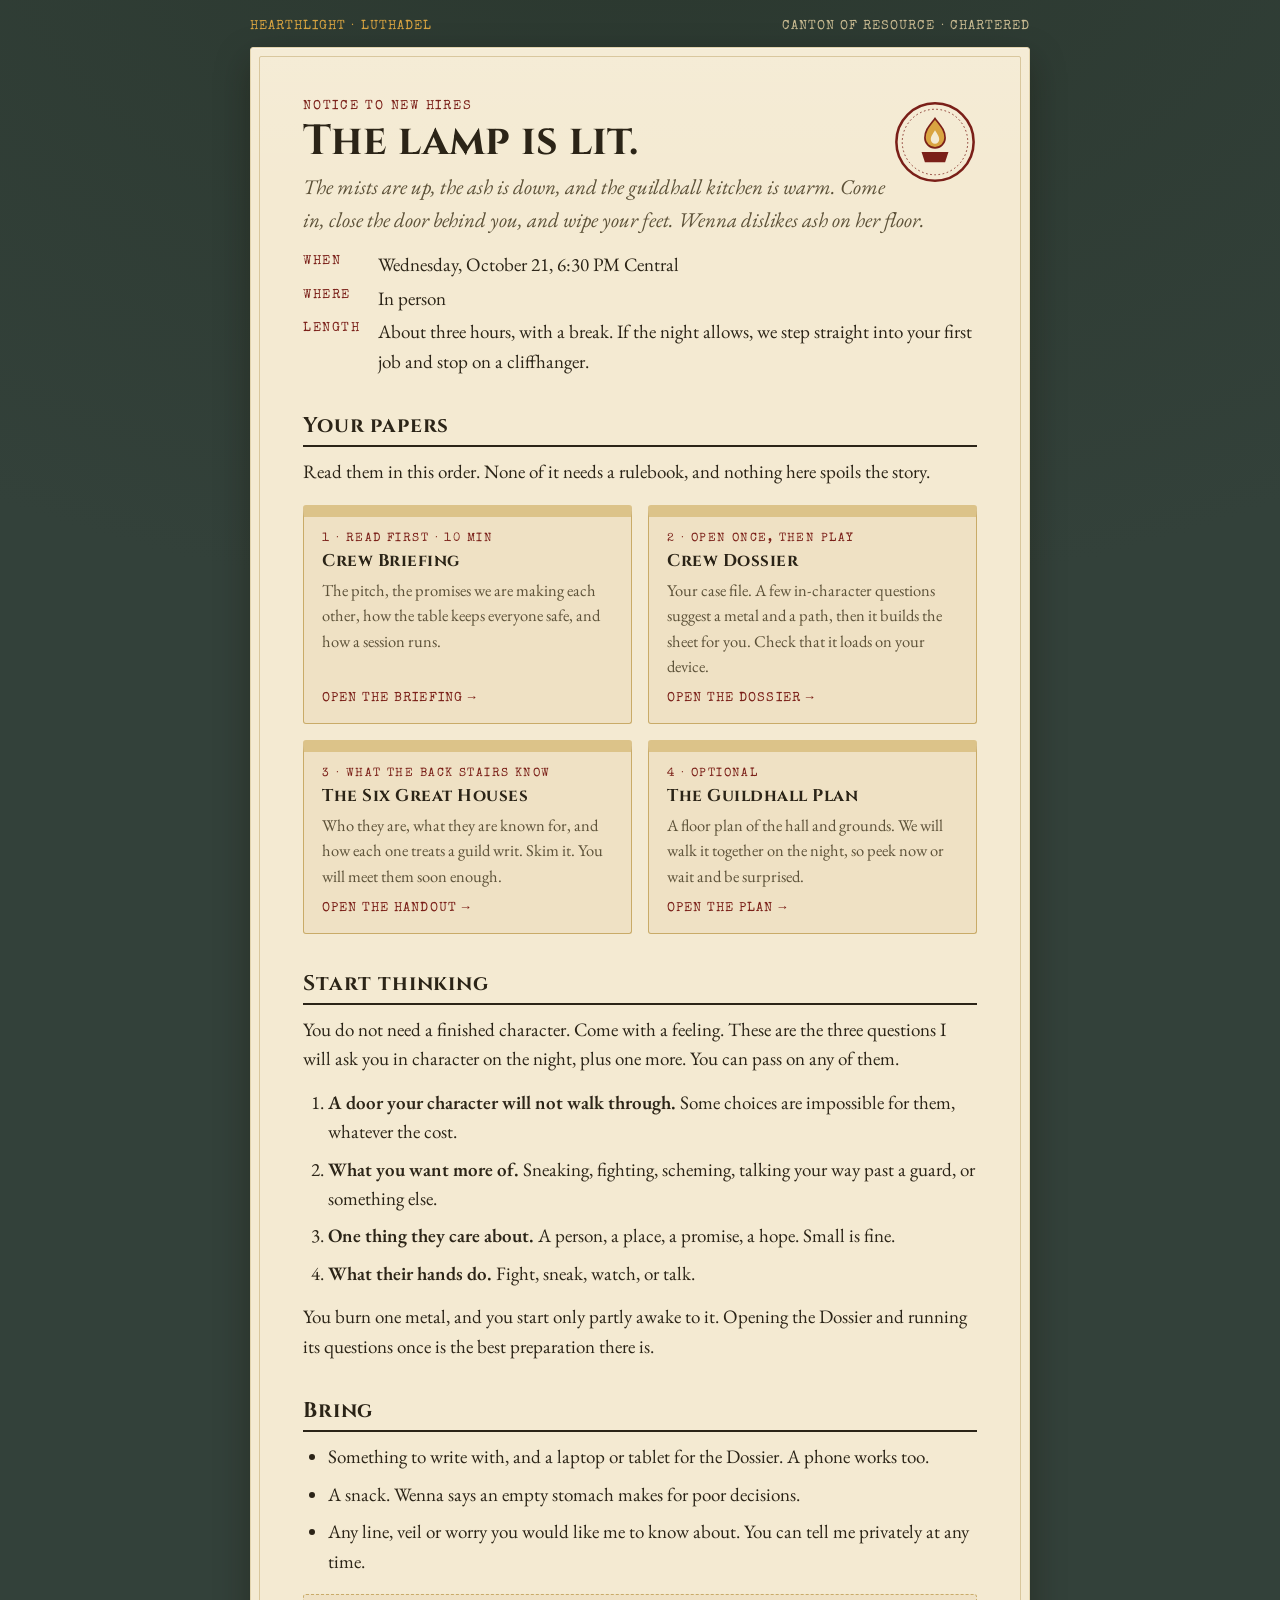
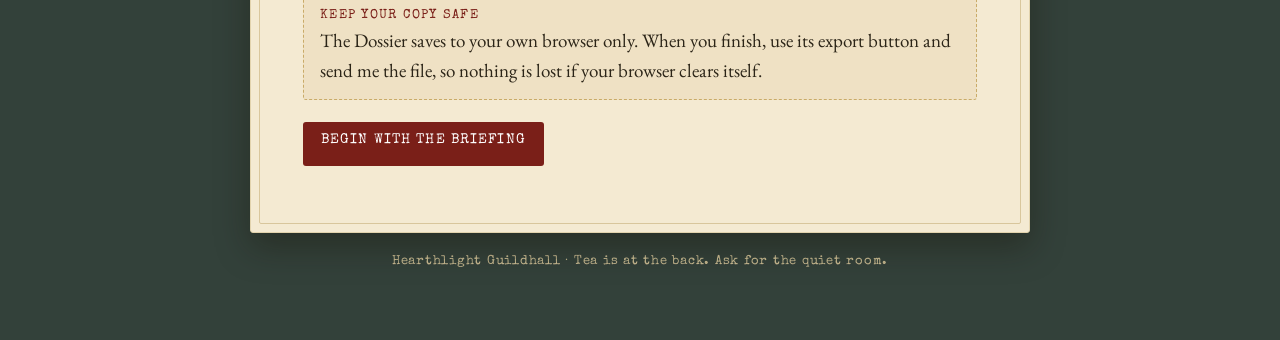
<file: index.html>
<!doctype html>
<html lang="en">
<head>
<meta charset="utf-8">
<meta name="viewport" content="width=device-width,initial-scale=1">
<title>Hearthlight Guildhall</title>
<meta name="description" content="A notice from Hearthlight, chartered staffing guild of Luthadel. New hires: read this first.">
<link rel="preconnect" href="https://fonts.googleapis.com"><link rel="preconnect" href="https://fonts.gstatic.com" crossorigin>
<link href="https://fonts.googleapis.com/css2?family=Cinzel:wght@500;700&family=EB+Garamond:ital,wght@0,400;0,600;1,400&family=Special+Elite&display=swap" rel="stylesheet">
<link rel="stylesheet" href="assets/guildhall.css">
<style>
.seal{width:84px;height:84px;float:right;margin:0 0 8px 16px;shape-outside:circle()}
@media (max-width:520px){.seal{width:60px;height:60px}}
</style>
</head>
<body>
<nav class="top"><span class="brand">Hearthlight &middot; Luthadel</span><span>Canton of Resource &middot; chartered</span></nav>
<main class="wrap"><article class="sheet">
<svg class="seal" viewBox="0 0 100 100" role="img" aria-label="Hearthlight seal: a lamp in a ring"><circle cx="50" cy="50" r="46" fill="none" stroke="#7a1f18" stroke-width="3"/><circle cx="50" cy="50" r="39" fill="none" stroke="#7a1f18" stroke-width="1" stroke-dasharray="2 3"/><path d="M50 22c7 9 12 14 12 23a12 12 0 0 1-24 0c0-9 5-14 12-23z" fill="#d9a441" stroke="#7a1f18" stroke-width="2"/><path d="M34 62h32l-4 12H38z" fill="#7a1f18"/><path d="M50 36c3 5 5 7 5 11a5 5 0 0 1-10 0c0-4 2-6 5-11z" fill="#f4ead2"/></svg>
<p class="stamp">Notice to new hires</p>
<h1>The lamp is lit.</h1>
<p class="lede">The mists are up, the ash is down, and the guildhall kitchen is warm. Come in, close the door behind you, and wipe your feet. Wenna dislikes ash on her floor.</p>

<dl class="when">
<dt>When</dt><dd>Wednesday, October 21, 6:30 PM Central</dd>
<dt>Where</dt><dd>In person</dd>
<dt>Length</dt><dd>About three hours, with a break. If the night allows, we step straight into your first job and stop on a cliffhanger.</dd>
</dl>

<h2>Your papers</h2>
<p>Read them in this order. None of it needs a rulebook, and nothing here spoils the story.</p>
<div class="grid">
<a class="card" href="briefing.html"><span class="tag">1 &middot; Read first &middot; 10 min</span><h3>Crew Briefing</h3><p>The pitch, the promises we are making each other, how the table keeps everyone safe, and how a session runs.</p><span class="go">Open the briefing &rarr;</span></a>
<a class="card" href="dossier/"><span class="tag">2 &middot; Open once, then play</span><h3>Crew Dossier</h3><p>Your case file. A few in-character questions suggest a metal and a path, then it builds the sheet for you. Check that it loads on your device.</p><span class="go">Open the dossier &rarr;</span></a>
<a class="card" href="houses.html"><span class="tag">3 &middot; What the back stairs know</span><h3>The Six Great Houses</h3><p>Who they are, what they are known for, and how each one treats a guild writ. Skim it. You will meet them soon enough.</p><span class="go">Open the handout &rarr;</span></a>
<a class="card" href="map/"><span class="tag">4 &middot; Optional</span><h3>The Guildhall Plan</h3><p>A floor plan of the hall and grounds. We will walk it together on the night, so peek now or wait and be surprised.</p><span class="go">Open the plan &rarr;</span></a>
</div>

<h2>Start thinking</h2>
<p>You do not need a finished character. Come with a feeling. These are the three questions I will ask you in character on the night, plus one more. You can pass on any of them.</p>
<ol>
<li><strong>A door your character will not walk through.</strong> Some choices are impossible for them, whatever the cost.</li>
<li><strong>What you want more of.</strong> Sneaking, fighting, scheming, talking your way past a guard, or something else.</li>
<li><strong>One thing they care about.</strong> A person, a place, a promise, a hope. Small is fine.</li>
<li><strong>What their hands do.</strong> Fight, sneak, watch, or talk.</li>
</ol>
<p>You burn one metal, and you start only partly awake to it. Opening the Dossier and running its questions once is the best preparation there is.</p>

<h2>Bring</h2>
<ul>
<li>Something to write with, and a laptop or tablet for the Dossier. A phone works too.</li>
<li>A snack. Wenna says an empty stomach makes for poor decisions.</li>
<li>Any line, veil or worry you would like me to know about. You can tell me privately at any time.</li>
</ul>

<div class="note"><b class="k">Keep your copy safe</b>The Dossier saves to your own browser only. When you finish, use its export button and send me the file, so nothing is lost if your browser clears itself.</div>

<p style="margin-top:22px"><a class="btn" href="briefing.html">Begin with the briefing</a></p>
</article></main>
<footer>Hearthlight Guildhall &middot; Tea is at the back. Ask for the quiet room.</footer>
</body>
</html>
</file>
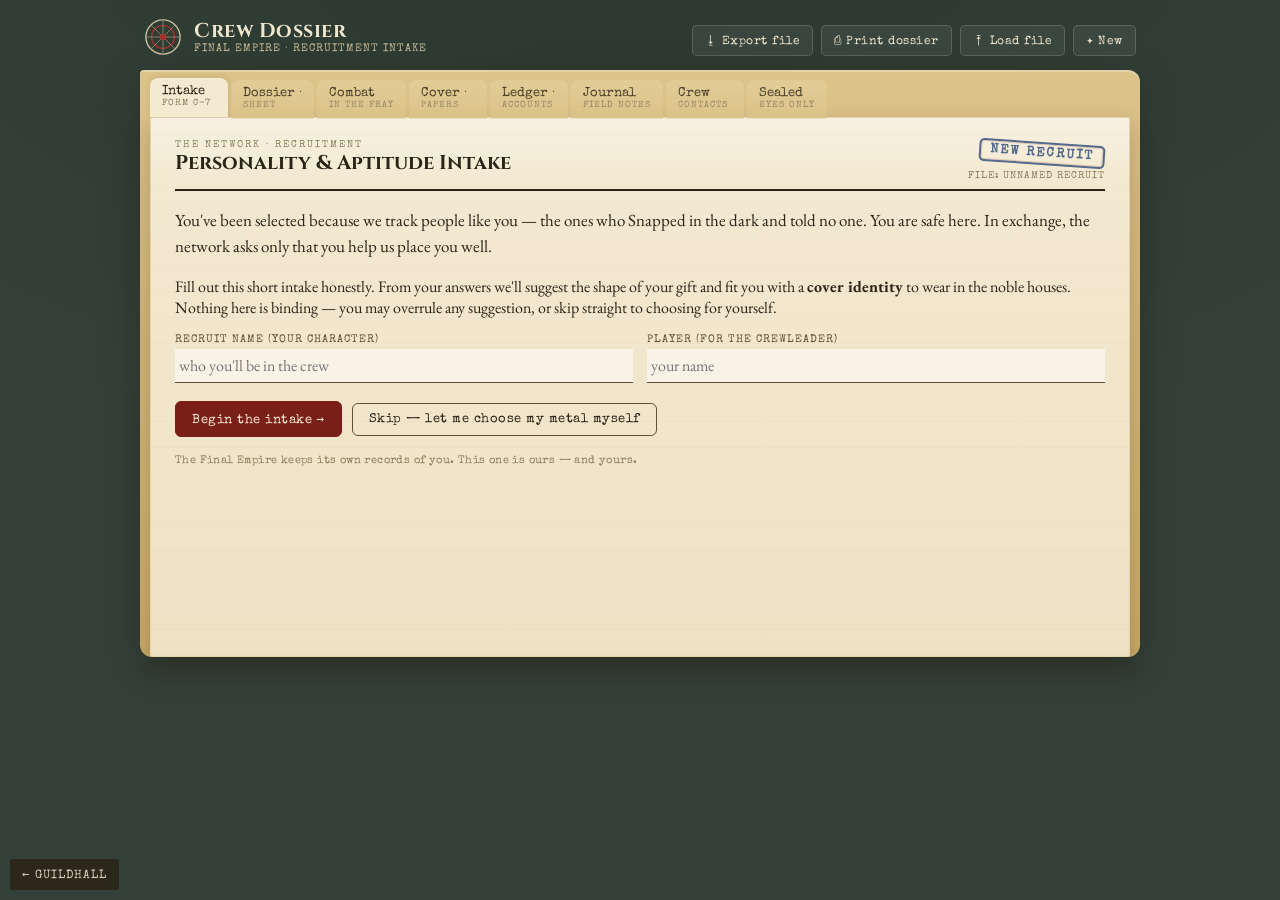
<file: dossier/index.html>
<!DOCTYPE html>
<html lang="en" data-theme="">
<head>
<meta charset="utf-8">
<meta name="viewport" content="width=device-width, initial-scale=1">
<title>Crew Dossier — Final Empire Recruitment</title>
<link rel="preconnect" href="https://fonts.googleapis.com">
<link rel="preconnect" href="https://fonts.gstatic.com" crossorigin>
<link href="https://fonts.googleapis.com/css2?family=Cinzel:wght@500;700&family=EB+Garamond:ital,wght@0,400;0,500;0,600;1,400&family=Special+Elite&display=swap" rel="stylesheet">
<style>
:root{
  --desk:#33413a; --desk2:#2b382f;
  --paper:#f4ead2; --paper2:#efe1c4; --paper-edge:#e2d3ad;
  --ink:#2b2417; --ink-soft:#5c5138; --ink-faint:#8a7c5c;
  --manila:#dcc389; --manila-dk:#c9ab68; --manila-tab:#e4cf9a;
  --line:#cdb886; --line-soft:#e0cfa4;
  --red:#a3322a; --blue:#39557f; --amber:#9a6a1e; --green:#436e3b;
  --accent:#7a1f18;
  --shadow:rgba(40,30,10,.28);
}
@media (prefers-color-scheme: dark){
  :root:not([data-theme="light"]){
    --desk:#100d08; --desk2:#171209;
    --paper:#e7dab8; --paper2:#ded0aa; --paper-edge:#cdba8c;
    --ink:#241d12; --ink-soft:#574c34; --ink-faint:#7d7053;
    --manila:#c8ac6e; --manila-dk:#b2965a; --manila-tab:#d2b878;
    --shadow:rgba(0,0,0,.5);
  }
}
:root[data-theme="dark"]{
  --desk:#100d08; --desk2:#171209;
  --paper:#e7dab8; --paper2:#ded0aa; --paper-edge:#cdba8c;
  --ink:#241d12; --ink-soft:#574c34; --ink-faint:#7d7053;
  --manila:#c8ac6e; --manila-dk:#b2965a; --manila-tab:#d2b878;
  --shadow:rgba(0,0,0,.5);
}
*{box-sizing:border-box}
html,body{margin:0;padding:0}
body{
  font-family:'EB Garamond',Georgia,serif; color:var(--ink);
  background:
    radial-gradient(120% 90% at 50% -10%, var(--desk2), var(--desk) 70%),
    var(--desk);
  min-height:100vh; padding:14px 12px 60px;
  -webkit-text-size-adjust:100%;
}
.wrap{max-width:1000px; margin:0 auto}

/* header / toolbar */
.top{display:flex; flex-wrap:wrap; align-items:flex-end; gap:10px 16px; margin:4px 4px 14px}
.brand{display:flex; align-items:center; gap:12px}
.sigil{width:38px;height:38px;flex:0 0 auto}
.brand h1{font-family:'Cinzel',serif; font-weight:700; color:#f0e6cd; font-size:20px; margin:0; letter-spacing:.5px; line-height:1.05}
.brand .sub{font-family:'Special Elite',monospace; color:#c9bd9a; font-size:11px; letter-spacing:1px; text-transform:uppercase; margin-top:2px}
.toolbar{margin-left:auto; display:flex; flex-wrap:wrap; gap:8px}
.tool{font-family:'Special Elite',monospace; font-size:12px; letter-spacing:.5px; color:#efe6cd;
  background:rgba(255,255,255,.06); border:1px solid rgba(255,255,255,.16); padding:7px 12px; border-radius:5px; cursor:pointer}
.tool:hover{background:rgba(255,255,255,.13)}
.tool.file{position:relative; overflow:hidden}
.tool.file input{position:absolute; inset:0; opacity:0; cursor:pointer}

/* folder */
.folder{background:linear-gradient(180deg,var(--manila),var(--manila-dk));
  border-radius:4px 12px 12px 12px; padding:0; box-shadow:0 14px 40px var(--shadow), 0 2px 0 rgba(255,255,255,.25) inset;
  position:relative}
.tabs{display:flex; flex-wrap:wrap; gap:3px; padding:8px 10px 0}
.ftab{font-family:'Special Elite',monospace; cursor:pointer; border:none; text-align:left;
  background:linear-gradient(180deg,var(--manila-tab),var(--manila)); color:var(--ink-soft);
  padding:7px 12px 8px; border-radius:8px 8px 0 0; box-shadow:0 -1px 0 rgba(255,255,255,.35) inset;
  min-width:78px; line-height:1.1; opacity:.82; transform:translateY(2px)}
.ftab .ftab-l{display:block; font-size:13px; color:var(--ink)}
.ftab .ftab-s{display:block; font-size:9px; letter-spacing:1px; text-transform:uppercase; color:var(--ink-faint)}
.ftab.active{opacity:1; transform:translateY(0); background:var(--paper); box-shadow:0 -2px 6px rgba(0,0,0,.08)}
.ftab.pending .ftab-l::after{content:" ·"; color:var(--accent)}
.ftab.active.pending .ftab-l::after{content:""}

/* paper */
.sheet-paper{
  background:
    linear-gradient(180deg,rgba(255,255,255,.35),rgba(255,255,255,0) 12%),
    repeating-linear-gradient(0deg, rgba(120,90,40,.028) 0 1px, transparent 1px 26px),
    linear-gradient(180deg,var(--paper),var(--paper2));
  border:1px solid var(--paper-edge); margin:0 10px 12px; border-radius:2px;
  padding:22px 24px 30px; min-height:60vh;
  box-shadow:0 10px 24px rgba(30,20,0,.22);
}
@media(max-width:640px){ .sheet-paper{padding:16px 14px 24px} .top{margin-bottom:10px} }

/* doc head */
.dochead{display:flex; justify-content:space-between; align-items:flex-start; gap:12px;
  border-bottom:2px solid var(--ink); padding-bottom:8px; margin-bottom:16px}
.dh-org{font-family:'Special Elite',monospace; font-size:10px; letter-spacing:2px; text-transform:uppercase; color:var(--ink-faint)}
.dh-title{font-family:'Cinzel',serif; font-weight:700; font-size:20px; color:var(--ink); line-height:1.1; margin-top:2px}
.dh-right{text-align:right; flex:0 0 auto}
.dh-file{font-family:'Special Elite',monospace; font-size:10px; letter-spacing:1px; color:var(--ink-faint); margin-top:6px; text-transform:uppercase}
.stamp{display:inline-block; font-family:'Special Elite',monospace; font-weight:700; font-size:13px; letter-spacing:2px;
  color:var(--red); border:2.5px solid var(--red); border-radius:5px; padding:3px 9px; transform:rotate(4deg);
  opacity:.86; text-transform:uppercase; box-shadow:inset 0 0 0 1px rgba(163,50,42,.25)}
.stamp.blue{color:var(--blue); border-color:var(--blue)}
.stamp.amber{color:var(--amber); border-color:var(--amber)}
.stamp.green{color:var(--green); border-color:var(--green)}

/* generic bits */
.lede,.assess-lede{font-size:17px; line-height:1.5}
.assess-lede{color:var(--ink-soft)}
.fineprint{font-family:'Special Elite',monospace; font-size:11px; color:var(--ink-faint); margin-top:18px; letter-spacing:.4px}
.muted{color:var(--ink-faint)} .small{font-size:13px}
.block-label{font-family:'Special Elite',monospace; font-size:11px; letter-spacing:1.5px; text-transform:uppercase;
  color:var(--accent); border-bottom:1px dotted var(--line); padding-bottom:3px; margin:16px 0 8px}
.grid-label{font-family:'Special Elite',monospace; font-size:11px; letter-spacing:1px; text-transform:uppercase; color:var(--ink-soft); margin:20px 0 8px}
.lbl{font-family:'Special Elite',monospace; font-size:10.5px; letter-spacing:1px; text-transform:uppercase; color:var(--accent); display:block; margin-bottom:3px}

/* buttons */
.btn{font-family:'Special Elite',monospace; font-size:13px; letter-spacing:.5px; cursor:pointer;
  border:1.5px solid var(--ink-soft); color:var(--ink); background:rgba(255,255,255,.35);
  padding:9px 16px; border-radius:6px}
.btn:hover{background:rgba(255,255,255,.6)}
.btn.primary{background:var(--accent); color:#f6ecd6; border-color:var(--accent)}
.btn.primary:hover{background:#8f261d}
.btn.ghost{background:transparent}
.btn.small{padding:6px 11px; font-size:12px}
.btn:disabled{opacity:.4; cursor:default}
.intake-actions{display:flex; flex-wrap:wrap; gap:10px; align-items:center; margin:18px 0 4px}

/* name inputs */
.namebar{display:flex; flex-wrap:wrap; gap:14px; margin:16px 0}
.namebar.tight{margin:6px 0 14px}
.namebar label{flex:1 1 220px; font-family:'Special Elite',monospace; font-size:11px; letter-spacing:1px; text-transform:uppercase; color:var(--ink-soft)}
input,textarea,select{font-family:'EB Garamond',serif; font-size:16px; color:var(--ink);
  background:rgba(255,255,255,.55); border:none; border-bottom:1.5px solid var(--ink-soft);
  padding:6px 4px; width:100%; margin-top:4px; border-radius:2px 2px 0 0}
textarea{border:1.5px solid var(--line); border-radius:4px; resize:vertical}
input:focus,textarea:focus,select:focus{outline:none; background:rgba(255,255,255,.85); border-bottom-color:var(--accent)}
.fld{display:block; margin:12px 0}
.fld span{font-family:'Special Elite',monospace; font-size:11px; letter-spacing:1px; text-transform:uppercase; color:var(--ink-soft)}

/* quiz */
.qbar{height:6px; background:rgba(120,90,40,.18); border-radius:4px; overflow:hidden; margin-bottom:14px}
.qbar-fill{height:100%; background:var(--accent); transition:width .25s}
.qnum{font-family:'Special Elite',monospace; font-size:11px; letter-spacing:1px; color:var(--ink-faint); text-transform:uppercase}
.qtext{font-size:21px; line-height:1.4; margin:8px 0 18px; font-weight:500}
.qopts{display:flex; flex-direction:column; gap:10px}
.qopt{text-align:left; font-family:'EB Garamond',serif; font-size:16.5px; line-height:1.4; cursor:pointer;
  background:rgba(255,255,255,.4); border:1.5px solid var(--line); border-left:4px solid var(--line);
  padding:12px 14px; border-radius:5px; color:var(--ink)}
.qopt:hover{background:rgba(255,255,255,.72); border-left-color:var(--accent)}
.qopt.sel{background:#efe0b8; border-left-color:var(--accent); box-shadow:0 1px 6px rgba(0,0,0,.08)}
.quiz-nav{display:flex; justify-content:space-between; align-items:center; margin-top:18px}

/* assessment */
.assess-suggest{display:flex; flex-wrap:wrap; gap:12px; margin:14px 0}
.sug{flex:1 1 240px; background:rgba(255,255,255,.4); border:1px solid var(--line); border-radius:7px; padding:13px 14px}
.sug.picked{border-color:var(--accent); background:#efe0b8}
.sug-rank{font-family:'Special Elite',monospace; font-size:10px; letter-spacing:1.5px; text-transform:uppercase; color:var(--accent)}
.sug-metal{font-family:'Cinzel',serif; font-weight:700; font-size:18px; margin:3px 0}
.sug-sub{font-family:'EB Garamond'; font-weight:400; font-size:14px; color:var(--ink-faint)}
.sug-tag{font-size:15px; line-height:1.4; margin-bottom:10px; color:var(--ink-soft)}
.assess-path{margin:14px 0; font-size:16px; background:rgba(255,255,255,.32); padding:10px 12px; border-radius:6px; border-left:4px solid var(--blue)}
.assess-path .lbl{display:inline; color:var(--blue)}
.assess-seeds{margin:14px 0; font-size:16px}
.assess-seeds ul,.seedbox ul{margin:6px 0 0; padding-left:20px}
.assess-seeds li,.seedbox li{margin:3px 0; line-height:1.4}

/* metal grid */
.metal-grid{display:grid; grid-template-columns:repeat(auto-fill,minmax(170px,1fr)); gap:10px}
.mcard{position:relative; text-align:left; cursor:pointer; background:rgba(255,255,255,.4);
  border:1px solid var(--line); border-radius:7px; padding:12px; color:var(--ink)}
.mcard:hover{background:rgba(255,255,255,.72); border-color:var(--accent)}
.mcard.picked{border-color:var(--accent); background:#efe0b8; box-shadow:0 2px 8px rgba(0,0,0,.1)}
.mc-name{font-family:'Cinzel',serif; font-weight:700; font-size:16px}
.mc-metal{font-family:'Special Elite',monospace; font-size:10px; letter-spacing:1px; text-transform:uppercase; color:var(--ink-faint); margin:1px 0 6px}
.mc-tag{font-size:14px; line-height:1.35; color:var(--ink-soft)}
.mc-badge{display:inline-block; margin-top:8px; font-family:'Special Elite',monospace; font-size:9px; letter-spacing:1px; text-transform:uppercase; color:var(--green); border:1px solid var(--green); border-radius:3px; padding:1px 5px}

/* dossier sheet */
.dossier-grid{display:grid; grid-template-columns:1fr 1fr; gap:24px}
@media(max-width:720px){ .dossier-grid{grid-template-columns:1fr; gap:8px} }
.metal-head{border-bottom:1px solid var(--line); margin-bottom:8px}
.mh-name{font-family:'Cinzel',serif; font-weight:700; font-size:22px}
.mh-metal{font-family:'Special Elite',monospace; font-size:10px; letter-spacing:1.5px; text-transform:uppercase; color:var(--ink-faint)}
.fantasy{font-size:16px; line-height:1.55}
.do-list{margin:0; padding-left:20px} .do-list li{margin:6px 0; line-height:1.4; font-size:15px}
.gotcha{background:rgba(163,50,42,.08); border-left:4px solid var(--red); padding:10px 12px; border-radius:0 5px 5px 0; margin:12px 0; font-size:15px; line-height:1.45}
.cost{font-family:'Special Elite',monospace; font-size:12px; color:var(--ink-soft); line-height:1.5}
.cover-hook{background:rgba(57,85,127,.08); border-left:4px solid var(--blue); padding:10px 12px; border-radius:0 5px 5px 0; font-size:15px; line-height:1.45}
.sheet{background:rgba(255,255,255,.34); border:1px solid var(--line); border-radius:7px; padding:14px}
.sheet h4{font-family:'Special Elite',monospace; font-size:11px; letter-spacing:1px; text-transform:uppercase; color:var(--accent); margin:0 0 10px}
.attr-grid{display:grid; grid-template-columns:repeat(6,1fr); gap:5px; margin-bottom:10px}
.attr{background:var(--paper2); border:1px solid var(--line); border-radius:5px; text-align:center; padding:5px 0}
.attr .k{font-family:'Special Elite',monospace; font-size:9px; letter-spacing:.5px; color:var(--ink-faint)}
.attr .v{font-family:'Cinzel',serif; font-weight:700; font-size:19px}
.derived{display:grid; grid-template-columns:1fr 1fr; gap:2px 14px}
.d{display:flex; justify-content:space-between; border-bottom:1px dotted var(--line); padding:3px 0; font-size:14px}
.d.hl{background:rgba(163,50,42,.09); font-weight:600; padding-left:4px; border-radius:3px}
.dk{color:var(--ink-soft)} .dv{font-family:'Special Elite',monospace; font-size:12.5px}
.skills-mini{display:grid; grid-template-columns:1fr 1fr; gap:2px 14px}
.srow{display:flex; justify-content:space-between; border-bottom:1px dotted var(--line); padding:3px 0; font-size:14px}
.sn .ranks{font-family:'Special Elite',monospace; font-size:9.5px; color:var(--ink-faint); margin-left:5px}
.sm{font-family:'Special Elite',monospace; font-weight:700}
.talent-line{margin-top:8px; font-size:14px; line-height:1.4}
.talent-line .tn{font-family:'Cinzel',serif; font-weight:700; display:block}
.talent-line .td{color:var(--ink-soft)}
.kit-line{margin-top:8px; font-size:13.5px; line-height:1.45; color:var(--ink-soft)}
.backstory{background:rgba(255,255,255,.3); border:1px solid var(--line); border-radius:7px; padding:12px 14px}
.seedbox{margin:8px 0; font-size:15px}
.linkx{background:none; border:none; color:var(--accent); font-family:'Special Elite',monospace; font-size:11px; cursor:pointer; text-decoration:underline; padding:0 2px}

/* cover papers */
.papers-top{display:flex; flex-wrap:wrap; justify-content:space-between; gap:14px; align-items:flex-start}
.p-role{font-family:'Cinzel',serif; font-weight:700; font-size:22px; line-height:1.1}
.p-house{font-size:15px; color:var(--ink-soft); margin-top:2px}
.p-persona{flex:1 1 200px; max-width:280px}
.p-persona label{font-family:'Special Elite',monospace; font-size:10px; letter-spacing:1px; text-transform:uppercase; color:var(--ink-soft)}
.p-blurb{font-size:16.5px; line-height:1.5; margin:14px 0}
.p-two{display:grid; grid-template-columns:1fr 1fr; gap:16px; margin:14px 0}
@media(max-width:640px){ .p-two{grid-template-columns:1fr} }
.p-why,.p-house-face{background:rgba(255,255,255,.32); border:1px solid var(--line); border-radius:6px; padding:11px 13px; font-size:15px; line-height:1.45}
.p-street{margin-top:8px; padding-top:8px; border-top:1px dotted var(--line); color:var(--ink-soft); font-size:14px}
.p-sell{background:rgba(154,106,30,.09); border:1px solid var(--amber); border-radius:7px; padding:13px 15px; margin-top:10px}
.sell-h{font-family:'Special Elite',monospace; font-size:11px; letter-spacing:1.5px; text-transform:uppercase; color:var(--amber); margin-bottom:8px}
.p-sell ol{margin:0 0 10px; padding-left:22px} .p-sell li{margin:5px 0; font-size:15.5px; line-height:1.4}
.never{background:rgba(163,50,42,.1); border-left:4px solid var(--red); padding:9px 12px; border-radius:0 5px 5px 0; font-size:15px}
.never-l{font-family:'Special Elite',monospace; font-size:10px; letter-spacing:1.5px; text-transform:uppercase; color:var(--red); display:block; margin-bottom:3px}
.cover-grid{display:grid; grid-template-columns:repeat(auto-fill,minmax(210px,1fr)); gap:10px; margin-top:6px}
.ccard{text-align:left; cursor:pointer; background:rgba(255,255,255,.4); border:1px solid var(--line); border-radius:7px; padding:12px; color:var(--ink)}
.ccard:hover{background:rgba(255,255,255,.72); border-color:var(--amber)}
.ccard.picked{border-color:var(--amber); background:rgba(154,106,30,.12)}
.cc-title{font-family:'Cinzel',serif; font-weight:700; font-size:15px; line-height:1.15}
.cc-house{font-family:'Special Elite',monospace; font-size:10px; letter-spacing:.5px; text-transform:uppercase; color:var(--ink-faint); margin:2px 0 6px}
.cc-blurb{font-size:14px; line-height:1.4; color:var(--ink-soft)}
.house-block{margin:18px 0}
.house-name{font-family:'Cinzel',serif; font-weight:700; font-size:18px; color:var(--ink)}
.house-face{font-size:14.5px; line-height:1.45; color:var(--ink-soft); margin:2px 0 8px; max-width:70ch}

/* ledger */
.ledger-boxings{display:flex; flex-wrap:wrap; align-items:center; gap:12px; background:rgba(255,255,255,.32); border:1px solid var(--line); border-radius:7px; padding:12px 14px; margin-bottom:6px}
.ledger-boxings label{flex:1 1 200px; font-family:'Special Elite',monospace; font-size:11px; letter-spacing:1px; text-transform:uppercase; color:var(--ink-soft)}
.coin{width:26px; height:26px; border-radius:50%; background:radial-gradient(circle at 35% 30%, #e9cf87, #b8912f); border:1.5px solid #8a6c1e; flex:0 0 auto; box-shadow:0 1px 3px rgba(0,0,0,.3)}
.ledger-items{display:grid; grid-template-columns:1fr 1fr; gap:2px 18px; margin-bottom:12px}
@media(max-width:600px){ .ledger-items{grid-template-columns:1fr} }
.litem{display:flex; justify-content:space-between; align-items:center; border-bottom:1px dotted var(--line); padding:5px 0}
.chk{display:flex; align-items:center; gap:8px; font-size:15.5px; cursor:pointer; flex:1}
.chk input{width:auto; margin:0}
.chk .off{text-decoration:line-through; color:var(--ink-faint)}
.chk.big{font-family:'Special Elite',monospace; font-size:12px; letter-spacing:.5px; text-transform:uppercase; color:var(--ink-soft); margin:10px 0}
.additem{display:flex; gap:8px; align-items:flex-end}
.additem input{flex:1}

/* journal / crew */
.jlog{display:flex; flex-direction:column; gap:8px; margin-bottom:14px}
.jentry{background:rgba(255,255,255,.3); border:1px solid var(--line); border-left:4px solid var(--blue); border-radius:0 5px 5px 0; padding:8px 12px; position:relative}
.je-when{font-family:'Special Elite',monospace; font-size:10px; letter-spacing:1px; text-transform:uppercase; color:var(--ink-faint)}
.je-text{font-size:15.5px; line-height:1.45; white-space:pre-wrap}
.jentry .linkx{position:absolute; top:8px; right:8px}
.jadd{display:flex; flex-direction:column; gap:8px; background:rgba(255,255,255,.28); border:1px solid var(--line); border-radius:7px; padding:12px}
.crewlist{display:flex; flex-direction:column; gap:8px; margin:10px 0}
.crewrow{display:grid; grid-template-columns:1fr 1.3fr 1.6fr auto; gap:8px; align-items:center}
@media(max-width:640px){ .crewrow{grid-template-columns:1fr 1fr; } }
.crewrow .linkx{font-size:16px}

/* sealed */
.sealwrap{margin-top:10px; transition:filter .2s}
.sealwrap.blur textarea{filter:blur(6px)}
.sealwrap.blur::after{content:"click to reveal"; position:absolute}

/* combat */
.combat-two{display:grid; grid-template-columns:1fr 1fr; gap:16px; margin:14px 0}
@media(max-width:640px){ .combat-two{grid-template-columns:1fr} }
.combat-choice{background:rgba(255,255,255,.32); border:1px solid var(--line); border-radius:7px; padding:13px 15px}
.combat-choice h4{font-family:'Cinzel',serif; font-weight:700; font-size:16px; margin:0 0 6px; color:var(--ink)}
.combat-choice .cc-when{font-family:'Special Elite',monospace; font-size:10px; letter-spacing:1px; text-transform:uppercase; color:var(--ink-faint); margin-bottom:6px}
.combat-choice p{font-size:14.5px; line-height:1.45; margin:0}
.move-grid{display:grid; grid-template-columns:repeat(auto-fill,minmax(230px,1fr)); gap:12px; margin-top:10px}
.movecard{background:rgba(255,255,255,.34); border:1px solid var(--line); border-radius:7px; padding:13px 14px}
.movecard h4{font-family:'Cinzel',serif; font-weight:700; font-size:16px; margin:0 0 2px; color:var(--ink)}
.mv-cost{font-family:'Special Elite',monospace; font-size:10.5px; letter-spacing:1px; text-transform:uppercase; color:var(--accent); margin-bottom:7px; display:block}
.movecard p{font-size:14.5px; line-height:1.42; color:var(--ink-soft); margin:0 0 6px}
.movecard .mv-ex{font-size:13px; font-style:italic; color:var(--ink-faint); line-height:1.4}
.roll-outcomes{margin-top:2px}

/* notyet */
.notyet{text-align:center; padding:36px 12px; color:var(--ink-soft)}
.notyet-mark{font-size:40px; color:var(--line); margin-bottom:8px}
.notyet p{font-size:17px; max-width:46ch; margin:0 auto 18px}

/* toast */
#toast{position:fixed; left:50%; bottom:22px; transform:translateX(-50%) translateY(20px);
  background:#231b0f; color:#f2e7cc; font-family:'Special Elite',monospace; font-size:13px; letter-spacing:.5px;
  padding:11px 18px; border-radius:7px; box-shadow:0 8px 24px rgba(0,0,0,.4); opacity:0; pointer-events:none; transition:.25s; z-index:50; border:1px solid rgba(255,255,255,.14)}
#toast.show{opacity:1; transform:translateX(-50%) translateY(0)}

/* print */
@media print{
  body{background:#fff; padding:0}
  .top,.tabs{display:none !important}
  .folder{box-shadow:none; background:#fff}
  .sheet-paper{margin:0; border:none; box-shadow:none; background:#fff}
  .btn,.intake-actions,.linkx{display:none !important}
  .stamp{opacity:1}
}
</style>
</head>
<body>
<div class="wrap">
  <div class="top">
    <div class="brand">
      <svg class="sigil" viewBox="0 0 40 40" aria-hidden="true">
        <circle cx="20" cy="20" r="18" fill="none" stroke="#c9bd9a" stroke-width="1.5"/>
        <circle cx="20" cy="20" r="12" fill="none" stroke="#a3322a" stroke-width="1.5"/>
        <path d="M20 3 L20 37 M3 20 L37 20 M8 8 L32 32 M32 8 L8 32" stroke="#c9bd9a" stroke-width="1" opacity=".55"/>
        <circle cx="20" cy="20" r="3.4" fill="#a3322a"/>
      </svg>
      <div>
        <h1>Crew Dossier</h1>
        <div class="sub">Final Empire · Recruitment Intake</div>
      </div>
    </div>
    <div class="toolbar">
      <button class="tool" id="tb-export">⭳ Export file</button>
      <button class="tool" id="tb-print">⎙ Print dossier</button>
      <label class="tool file">⭱ Load file<input type="file" id="tb-import" accept=".json"></label>
      <button class="tool" id="tb-reset">✦ New</button>
    </div>
  </div>
  <div id="app"></div>
</div>
<div id="toast"></div>

<!-- SCRIPTS: assembled inline for the published build -->
<script>
/* ===== data.js ===== */
/* ============================================================
   mistborn-crew-builder — crew data
   All rules sourced from the Mistborn Handbook (Cosmere RPG,
   Plotweaver system), Era 1 / Final Empire.
   ============================================================ */

/* The eighteen skills, grouped by attribute pillar. */
const SKILLS = {
  physical: [
    ["Agility", "SPD"], ["Athletics", "STR"], ["Heavy Weaponry", "STR"],
    ["Light Weaponry", "SPD"], ["Stealth", "SPD"], ["Thievery", "SPD"]
  ],
  cognitive: [
    ["Crafting", "INT"], ["Deduction", "INT"], ["Discipline", "WIL"],
    ["Intimidation", "WIL"], ["Lore", "INT"], ["Medicine", "INT"]
  ],
  spiritual: [
    ["Deception", "PRE"], ["Insight", "AWA"], ["Leadership", "PRE"],
    ["Perception", "AWA"], ["Persuasion", "PRE"], ["Survival", "AWA"]
  ]
};
const ATTR_OF_SKILL = {};
Object.values(SKILLS).flat().forEach(([s,a]) => ATTR_OF_SKILL[s] = a);

/* Reference tables from the Handbook, keyed by attribute score. */
function movementFor(spd){ return spd<=0?20 : spd<=2?25 : spd<=4?30 : spd<=6?40 : spd<=8?60 : 80; }
function liftFor(str){ return str<=0?100 : str<=2?200 : str<=4?500 : str<=6?1000 : str<=8?5000 : 10000; }
function recoveryFor(wil){ return wil<=0?"1d4" : wil<=2?"1d6" : wil<=4?"1d8" : wil<=6?"1d10" : wil<=8?"1d12" : "1d20"; }
function sensesFor(awa){ return awa<=0?"5 ft." : awa<=2?"10 ft." : awa<=4?"20 ft." : awa<=6?"50 ft." : awa<=8?"100 ft." : "Unaffected by obscured senses"; }

/* ------------------------------------------------------------
   MISTING PACKAGES — one Allomantic metal each.
   Attributes total 12, none above 3 (creation rules).
   Skills: 1 free Allomancy rank (from Misting Snap) + 4 more,
   none above 2 at creation.
   Every Misting is human, gains a bonus talent (here, the key
   talent of a heroic path that fits the fantasy).
   ------------------------------------------------------------ */
const MISTINGS = [
  {
    id: "steel", metal: "Steel", name: "Coinshot", pillar: "physical",
    tagline: "You push on metal and the world moves. Fly over rooftops. Turn a coin into a bullet.",
    fantasy: "The most visible Allomancer in any fight. You Steelpush metal away from you — launch a coin hard enough to punch through a guard, or throw yourself into the mist-dark sky by pushing off a dropped coin below. Coinshots own the vertical. Rooftops, spires, the space above a crowd — all yours.",
    doInScene: [
      "<b>Steelpush to fly.</b> Drop a coin, push off it, and launch up to 20 ft. per Investiture spent. Chain jumps across rooftops.",
      "<b>Shoot a coin.</b> Push a coin as a deadly projectile: a ranged Allomancy attack for 1d4 impact damage (die grows with your Allomancy ranks).",
      "<b>Sense metal.</b> While burning steel you see blue lines to every nearby metal source — guards' weapons, hidden hinges, coins in a pocket."
    ],
    gotcha: "Steel only <i>pushes</i>. You can't pull metal toward you (that's iron). Push off something anchored and <i>you</i> move; push a loose object and <i>it</i> flies. And you can't push aluminum — some enemies carry it on purpose.",
    cost: "Sensing metal is free while you have any Investiture. Steelpushing costs 1+ Investiture, up to your limit.",
    attrs: { STR:1, SPD:3, INT:1, WIL:2, AWA:2, PRE:3 },
    invFrom: "PRE",
    skills: { "Allomancy":1, "Agility":2, "Perception":1, "Light Weaponry":1 },
    bonusTalent: { name:"Vigilant Stance (Warrior key)", note:"A defensive fighting stance — Coinshots are combatants." },
    kit: "Underworld",
    coverHook: "Coinshots can't hide what they are for long — flying is memorable. Your cover has to explain the rooftops, or never let anyone see you use it.",
    roleNote: "The mobile striker. Opens scenes vertically — escapes, ambushes from above, reaching places no one else can."
  },
  {
    id: "iron", metal: "Iron", name: "Lurcher", pillar: "physical",
    tagline: "You pull metal toward you. Yank a gun from a hand. Reel yourself across a gap.",
    fantasy: "Iron's mirror to steel: you Ironpull, dragging metal toward your center of mass. Disarm an enemy from across the room, snatch a falling ally's dropped weapon, or anchor to a heavy beam and reel yourself in. Lurchers famously carry wooden shields to catch the metal they redirect at themselves.",
    doInScene: [
      "<b>Disarm.</b> Ironpull a weapon or metal object out of someone's grip — often an opposed test, their Athletics vs. your Allomancy.",
      "<b>Reel in.</b> Pull yourself toward a heavy anchor, or pull a lighter object to your hand. 20 ft. per Investiture spent.",
      "<b>Sense metal.</b> Like steel, burning iron shows blue lines to nearby metal — the size of the line tells you the size of the source."
    ],
    gotcha: "Iron only <i>pulls</i>. Pull something heavier than you and <i>you</i> move toward it; pull something lighter and it comes to you. Can't sense or affect aluminum. A pulled projectile flies at your face — hence the shield.",
    cost: "Sensing metal is free while you have any Investiture. Ironpulling costs 1+ Investiture, up to your limit.",
    attrs: { STR:2, SPD:2, INT:1, WIL:2, AWA:2, PRE:3 },
    invFrom: "PRE",
    skills: { "Allomancy":1, "Athletics":2, "Perception":1, "Intimidation":1 },
    bonusTalent: { name:"Seek Quarry (Hunter key)", note:"Lock onto one target and gain an advantage against them — Lurchers control a single foe." },
    kit: "Underworld",
    coverHook: "A Lurcher disarming a room looks like impossible luck to bystanders. Do you play it as luck, or does someone know what you are?",
    roleNote: "The controller. Removes enemy weapons, denies the battlefield, and hauls the crew (or the loot) where it needs to go."
  },
  {
    id: "pewter", metal: "Pewter", name: "Thug", pillar: "physical",
    tagline: "Burn pewter and become stronger, faster, tougher, tireless. The crew's muscle.",
    fantasy: "Also called a Pewterarm. You flood your body with Investiture and become superhuman — enhanced Strength and Speed, no exhaustion, able to shrug off blows that would drop anyone else. Thugs are the most valued bodyguards and soldiers in the Empire. The closest thing this system has to a straightforward fighter.",
    doInScene: [
      "<b>Burn for power.</b> Become Enhanced [Strength] and Enhanced [Speed] — bonus equals half the Investiture you spent (round up). Bigger burn, bigger boost.",
      "<b>Ignore exhaustion.</b> While burning, exhaustion penalties don't apply. Pewter-drag: run for hours, carry impossible loads, keep fighting.",
      "<b>Hit things.</b> With enhanced Strength your unarmed and weapon attacks land harder. Grappling and improvised weapons are classic Thug style."
    ],
    gotcha: "The crash. The moment you <i>stop</i> burning pewter, all the exhaustion you were holding off hits at once. Time your burns — running out mid-fight is how Thugs die.",
    cost: "Burning pewter costs 1+ Investiture, up to your limit; the more you spend, the bigger the boost. Maintain it round to round.",
    attrs: { STR:3, SPD:2, INT:1, WIL:2, AWA:1, PRE:3 },
    invFrom: "PRE",
    skills: { "Allomancy":1, "Athletics":2, "Heavy Weaponry":2 },
    bonusTalent: { name:"Vigilant Stance (Warrior key)", note:"A defensive fighting stance — the Thug is the front line." },
    kit: "Mercenary",
    coverHook: "A Thug's strength is easy to explain away as just being big and tough — the most cover-friendly power on the crew. Nobody has to know the difference.",
    roleNote: "The bruiser. The most D&D-familiar package — walk in, hit hard, take hits. Best pick for a rules-nervous player.",
    easiest: true
  },
  {
    id: "tin", metal: "Tin", name: "Tineye", pillar: "physical",
    tagline: "Burn tin and your senses go superhuman. See through the mist. Hear a whisper a block away.",
    fantasy: "Tineyes are the crew's eyes and ears. Burning tin sharpens every sense to a supernatural edge — you pierce Scadrial's mists, hear conversations through walls, spot the tripwire nobody else could. Indispensable scouts and lookouts, and quietly one of the most powerful information-gatherers on any crew.",
    doInScene: [
      "<b>Enhanced awareness.</b> Become Enhanced [Awareness]; every sense becomes supernatural. You notice what everyone else misses.",
      "<b>Pierce the mists.</b> See through Scadrial's night mist and other gaseous Investiture — huge at night, when the crew works.",
      "<b>Scout & recall.</b> Burning tin sharpens memory of what you sensed; perfect for casing a target or retracing a route."
    ],
    gotcha: "Sensory overload. A sudden bright light or loud noise while flaring tin can stagger you. Supernatural senses make you <i>more</i> aware but also more vulnerable to being overwhelmed — a flashbang is a Tineye's nightmare.",
    cost: "Burning tin costs 1+ Investiture; lasts rounds equal to your Allomancy ranks. Maintain by spending more.",
    attrs: { STR:1, SPD:3, INT:2, WIL:1, AWA:3, PRE:2 },
    invFrom: "AWA",
    skills: { "Allomancy":1, "Perception":2, "Stealth":2 },
    bonusTalent: { name:"Opportunist (Agent key)", note:"Reroll the plot die once per round — Tineyes turn perception into opportunity." },
    kit: "Underworld",
    coverHook: "Nobody sees a Tineye work. Your power is invisible, which makes you the perfect quiet operative — but also means you have to <i>report</i> what you learn to matter.",
    roleNote: "The scout. Turns every scene's hidden information into the crew's advantage. Low complexity, enormous utility."
  },
  {
    id: "brass", metal: "Brass", name: "Soother", pillar: "spiritual",
    tagline: "Dampen someone's emotions and they act against them — thinking it was their own idea.",
    fantasy: "Soothers are the velvet hand of manipulation. Burn brass to <i>damp</i> an emotion in the people near you — Soothe a guard's suspicion until he waves you through, cool a mob's anger, quiet a mark's fear so they stay at the table. Breeze, of Kelsier's crew, is the most feared Soother alive precisely because his touch is so gentle no one notices it.",
    doInScene: [
      "<b>Soothe an emotion.</b> Pick an emotion (suspicion, anger, courage) and dampen it in a 10-ft. area. The GM plays how the affected people shift.",
      "<b>Stay unseen.</b> Make an Allomancy test vs. each target's Spiritual defense to keep them unaware they're being influenced.",
      "<b>Layer it.</b> Skilled Soothers dampen several emotions at once, steering a whole conversation."
    ],
    gotcha: "You can't <i>read</i> emotions, only push them — so you have to learn to read people the ordinary way first. And a target who realizes they're being Soothed can resist, and may figure out you're the source.",
    cost: "Burning brass costs 1+ Investiture, up to your limit; more spent = harder to resist. Maintain to keep Soothing.",
    attrs: { STR:1, SPD:2, INT:2, WIL:1, AWA:3, PRE:3 },
    invFrom: "PRE",
    skills: { "Allomancy":1, "Insight":2, "Persuasion":2 },
    bonusTalent: { name:"Rousing Presence (Envoy key)", note:"Make an ally Determined — the Soother is a social operator." },
    kit: "Noble",
    coverHook: "Soothing is the ultimate cover power — it works <i>in</i> conversation, invisibly. A noble ballroom, a bribe, a tense negotiation: this is where you shine, and no one ever sees the knife.",
    roleNote: "The face (subtle). Bends conversations and defuses danger. Perfect for the politically-minded player.",
    leader: true
  },
  {
    id: "zinc", metal: "Zinc", name: "Rioter", pillar: "spiritual",
    tagline: "Inflame someone's emotions — stoke a crowd to riot, drive a mark to reckless fear or rage.",
    fantasy: "Zinc is brass's opposite number: instead of damping emotions you <i>enflame</i> them. Riot a crowd's anger into a distraction-riot, spike a guard's fear until he flees, inflame a rival's pride until he does something stupid. Where the Soother whispers, the Rioter shouts — a blunter, louder instrument of emotional control.",
    doInScene: [
      "<b>Riot an emotion.</b> Enflame a chosen emotion in the people near you; the GM plays how they react to the surge.",
      "<b>Cause a scene.</b> Push a crowd toward panic or anger to create a diversion, clear a path, or start a very useful commotion.",
      "<b>Read then strike.</b> Gain Advantage with Insight first to learn which emotion gets the reaction you want."
    ],
    gotcha: "Loud by nature. A target aware they're being Rioted can spend focus to shake it off — and the GM can spring a Complication where someone realizes what you are. Rioting a crowd is powerful and hard to control.",
    cost: "Burning zinc costs 1+ Investiture, up to your limit; more spent = harder to resist.",
    attrs: { STR:1, SPD:2, INT:2, WIL:2, AWA:2, PRE:3 },
    invFrom: "PRE",
    skills: { "Allomancy":1, "Insight":1, "Persuasion":1, "Intimidation":1, "Deception":1 },
    bonusTalent: { name:"Rousing Presence (Envoy key)", note:"Make an ally Determined — the Rioter drives people to act." },
    kit: "Underworld",
    coverHook: "A Rioter turns a quiet street into chaos on command. Great for engineering distractions — but a crowd that riots whenever you're around is a pattern someone will eventually notice.",
    roleNote: "The agitator. Manufactures chaos, distractions, and emotional leverage. The loud counterpart to the Soother.",
    leader: true
  },
  {
    id: "bronze", metal: "Bronze", name: "Seeker", pillar: "cognitive",
    tagline: "Feel other Allomancers burning metal. The crew's early-warning system and counter-intelligence.",
    fantasy: "Seekers hear the rhythmic pulses that Allomancy gives off. Burn bronze and you sense every nearby Allomancer the moment they burn — you can tell a Mistborn from a Misting, a Coinshot from a Soother, and point to where they're standing. Marsh, Kelsier's brother, uses this to hunt through the Steel Ministry itself.",
    doInScene: [
      "<b>Detect Allomancy.</b> Sense every use of Investiture in range — who's burning, roughly where, and (with skill) <i>which</i> metal.",
      "<b>Unmask an Allomancer.</b> The hidden Soother in the ballroom, the Mistborn assassin on the roof — you feel them.",
      "<b>Counter-espionage.</b> Know when someone's trying to Soothe or Riot your crew, and expose them."
    ],
    gotcha: "Bronze senses <i>active</i> Allomancy — it does nothing to a non-Allomancer, and a Smoker's coppercloud can hide burners from you entirely. You're the counter to enemy Allomancers, but only when they're actually burning.",
    cost: "Burning bronze costs 1+ Investiture; lasts rounds equal to your Allomancy ranks. More spent = more effects you can track at once.",
    attrs: { STR:1, SPD:2, INT:3, WIL:2, AWA:3, PRE:1 },
    invFrom: "AWA",
    skills: { "Allomancy":1, "Deduction":2, "Insight":2 },
    bonusTalent: { name:"Opportunist (Agent key)", note:"Reroll the plot die once per round — Seekers turn detection into advantage." },
    kit: "Researcher",
    coverHook: "A Seeker is the crew's radar in a world where the deadliest enemies are secret Allomancers. Your power is invisible and defensive — the perfect quiet professional.",
    roleNote: "The radar. Detects and identifies the hidden Allomancers who are the setting's real threats. Pairs with the Smoker as the crew's intelligence pair."
  },
  {
    id: "copper", metal: "Copper", name: "Smoker", pillar: "cognitive",
    tagline: "Hide the whole crew's Allomancy inside an invisible cloud. And you can't be emotionally manipulated.",
    fantasy: "Smokers (or Copperclouds) are the crew's shield against detection. Burn copper and you create an invisible cloud that hides every Allomancer inside it from any Seeker. You also become immune to emotional Allomancy — no Soother or Rioter can touch your mind. Clubs runs Kelsier's whole operation partly because his coppercloud keeps the crew invisible.",
    doInScene: [
      "<b>Cloak the crew.</b> Create a coppercloud (up to 10-ft. radius) that hides all Allomancy inside it from Seekers. Move and it moves with you.",
      "<b>Immune to emotion.</b> While burning copper, no Brass or Zinc Allomancy can affect your mind or feelings.",
      "<b>Safe house on the move.</b> A burning Smoker is a walking blind spot — the crew can burn freely inside your cloud."
    ],
    gotcha: "The subtle power. A coppercloud does nothing flashy — its whole job is that nothing happens and no one notices. Very powerful Allomancy (6+ Investiture) can pierce your cloud. And you have to <i>be there</i>, burning, for the crew to benefit.",
    cost: "Just 1 Investiture to raise a coppercloud; lasts rounds equal to your Allomancy ranks. Cheapest, steadiest burn on the crew.",
    attrs: { STR:1, SPD:2, INT:3, WIL:3, AWA:1, PRE:2 },
    invFrom: "PRE",
    skills: { "Allomancy":1, "Deduction":1, "Discipline":2, "Crafting":1 },
    bonusTalent: { name:"Erudition (Scholar key)", note:"Bonus, reallocatable skill ranks — the Smoker is the steady hand who runs the shop." },
    kit: "Artisan",
    coverHook: "Nobody notices a Smoker — that's the point. You're the least glamorous and most essential person on the crew, the reason everyone else gets away with it.",
    roleNote: "The protector. Invisible, defensive infrastructure — the crew's safety depends on you. Pairs with the Seeker as the intelligence pair."
  }
];

/* Starting-kit summaries, for display. */
const KITS = {
  "Underworld": "Two light weapons, leather armor, lockpick, crowbar, 50 ft. rope, lantern, street food. 1d20 boxings.",
  "Mercenary": "One weapon, uniform & breastplate, crowbar, manacles, magnifying lens, 10 days rations. 2d6 boxings.",
  "Noble": "A dueling cane + one light weapon, fine clothing, fine drink. A noble-house PATRON who backs you. 4d20 boxings.",
  "Researcher": "A knife, uniform, ink & 20 sheets, lantern, a reference book, lock & key. Bonus Literature expertise. 3d12 boxings.",
  "Artisan": "A hammer or light weapon, leather armor, surgical & craft supplies, tuning fork, an instrument, a scale. 4d8 boxings.",
  "Runaway": "Ragged clothes, nothing else — but you Snapped early and start further along your Allomantic path. No boxings."
};

/* Level-1 derived stats from attributes + path type. */
function deriveStats(attrs, isAllomancer, invFrom){
  const health = 10 + attrs.STR;
  const focus = 2 + attrs.WIL;
  const inv = isAllomancer ? (2 + Math.max(attrs.AWA, attrs.PRE)) : null;
  return {
    health, focus, inv,
    physDef: 10 + attrs.STR + attrs.SPD,
    cogDef: 10 + attrs.INT + attrs.WIL,
    spiDef: 10 + attrs.AWA + attrs.PRE,
    move: movementFor(attrs.SPD),
    lift: liftFor(attrs.STR),
    recovery: recoveryFor(attrs.WIL),
    senses: sensesFor(attrs.AWA),
    expertises: 2 + (attrs.INT > 0 ? attrs.INT : 0)
  };
}
function skillMod(skillName, ranks, attrs){
  const a = ATTR_OF_SKILL[skillName];
  return (ranks||0) + (attrs[a]||0);
}

</script>
<script>
/* ===== newdata.js ===== */
/* ============================================================
   THE DOSSIER — new content layer (player-safe)
   Houses, cover identities, and the in-character intake quiz.
   Setting: Final Empire, ~720 FE (canon-free, pre-Kelsier).
   ============================================================ */

/* ---- The six Great Houses your crew works among (public faces) ---- */
const HOUSES = {
  ostralle: {
    name: "House Ostralle", metal: "Steel", allo: "Coinshots",
    face: "An old warrior-house, proud of its steel-blood and its dueling yard. Ostralle sons are soldiers and duelists; the family measures worth in scars and honor. Front-line prestige, thin patience, and a keep that smells of oil and iron.",
    street: "Skaa here are worked hard and watched by hazekillers. The house guard is everywhere — but soldiers gossip, drink, and can be flattered."
  },
  draubel: {
    name: "House Draubel", metal: "Brass & Zinc", allo: "Soothers & Rioters",
    face: "A mercantile house that rose on alliances rather than arms. Draubel throws the finest salons in the dominance; its Soothers and Rioters make negotiations go their way and no one can prove it. Velvet on the outside, wire underneath.",
    street: "Endless parties mean endless serving-work — and endless overheard secrets. A well-placed skaa hears half the dominance's business poured out over wine."
  },
  marisel: {
    name: "House Marisel", metal: "Tin", allo: "Tineyes",
    face: "A young, hungry house that trades in what it knows. Everyone assumes Marisel hears everything — and Marisel is happy to let them assume it. Maps, ledgers, message-lofts, and a reputation for knowing your business before you do.",
    street: "Marisel prizes quiet, careful skaa and quietly discards careless ones. The house runs on paper and pigeons, and both pass through skaa hands."
  },
  halcorr: {
    name: "House Halcorr", metal: "(faded)", allo: "once-Mistborn, now diluted",
    face: "An ancient name gone to seed. Halcorr was famous when the Empire was young — Mistborn blood, they still say — but the line thinned, the coin ran out, and now the keep is half-shuttered, the glory all in the portraits. Land-rich, purse-poor, and touchy about it.",
    street: "A skeleton staff keeps a crumbling estate. Oversight is thin, records are old and dusty, and a skaa can go unnoticed for years here — which cuts both ways."
  },
  corvaine: {
    name: "House Corvaine", metal: "Bronze", allo: "Seekers",
    face: "A watchful, bronze-blooded house that holds a caravan contract to the Pits. Corvaine's Seekers listen for Allomancy the way others listen for lies; the family guards its dealings and trusts almost no one. Quietly rich, quietly nervous, quietly armed.",
    street: "Everything of value is weighed, tallied, and escorted. Skaa near the caravans see real wealth move — and are searched for the privilege."
  },
  sevaline: {
    name: "House Sevaline", metal: "Copper", allo: "Smokers",
    face: "A pious copper house woven tight into the Steel Ministry. A resident obligator blesses its contracts; devotion is currency here. Sevaline hides things well — that's the family gift — and listens always for the wrong word said too loudly.",
    street: "Skaa service comes with catechism and curfew. It is the safest house to be invisible in and the most dangerous to be caught in — the Ministry is one room away."
  }
};

/* ---- Cover identities. Multiple per house + floats, so five recruits
        have real choice and can double up. Each is a persona to WEAR
        over the true (Misting) self. fitsMetals = the app's suggestions,
        never a lock. ---- */
const COVERS = [
  /* OSTRALLE */
  {
    id:"blade-oiler", title:"Blade-oiler of the Armory", house:"ostralle",
    blurb:"You clean, oil, and rack the dueling steel of House Ostralle. You are trusted with edged weapons daily and treated as furniture — nobles duel and boast while you kneel at the whetstone, invisible and listening.",
    whyTrusted:"Six years without a blade going missing. The armsmaster vouches for your hands.",
    sell:["The armsmaster is called Sergeant Klem; he is deaf in one ear.","You sharpen left-to-right, always — a habit the duelists know you by.","Ostralle steel is marked with a triple notch on the tang."],
    neverSay:"Never admit you can tell good steel from bad by feel — that is an Allomancer's tell.",
    names:["Tarem","Doryn","Sella"], fitsMetals:["steel","iron","pewter"]
  },
  {
    id:"hearth-hauler", title:"Hearth-hauler & Coal Boy", house:"ostralle",
    blurb:"You haul coal and ash through every corridor of the keep, from the kitchens to the lords' hearths. You have a reason to be in almost any room, at almost any hour, streaked black and beneath notice.",
    whyTrusted:"Nobody thinks twice about the ash-covered one. You've hauled here since you were small.",
    sell:["The lord's study hearth is lit at fourth bell, never before.","You answer to the underhousekeeper, Mistress Oret.","You always use the servants' stair by the west larder."],
    neverSay:"Never let on that you can climb the flue faster than anyone should.",
    names:["Cobb","Renn","Mena"], fitsMetals:["steel","tin","copper"]
  },
  /* DRAUBEL */
  {
    id:"salon-server", title:"Salon Server", house:"draubel",
    blurb:"You pour wine at House Draubel's famous salons. The dominance's business gets negotiated over your trays — alliances, betrayals, debts — while you refill cups and remember everything.",
    whyTrusted:"You've never spilled and never repeated a word. Draubel's steward hand-picks the salon staff.",
    sell:["You pour from the right, retreat backward, eyes down.","The steward is Master Halvin; he taps his ring when he wants the room cleared.","Draubel serves its guests Tathingdwell red — you must know the vintages."],
    neverSay:"Never react to anything said in the room — a Soother's mark stays blank-faced, and so do you.",
    names:["Lera","Sarn","Kessa"], fitsMetals:["brass","zinc","tin"]
  },
  {
    id:"ledger-copyist", title:"Counting-house Copyist", house:"draubel",
    blurb:"You copy ledgers and correspondence in Draubel's counting-house — a skaa trusted with letters, which is rare and precious. Numbers and names flow through your ink daily.",
    whyTrusted:"A skaa who can write and keep his mouth shut is worth more than gold. You are watched, but valued.",
    sell:["You use oak-gall ink; your script must match the house hand exactly.","Overseer Denn checks your pages against the master each dusk.","You are permitted quills but never allowed to leave with paper."],
    neverSay:"Never let anyone learn you can read the coded columns — copyists copy, they do not understand.",
    names:["Ott","Halra","Braid"], fitsMetals:["brass","bronze","copper"]
  },
  /* MARISEL */
  {
    id:"loft-tender", title:"Message-loft Tender", house:"marisel",
    blurb:"You keep House Marisel's pigeon loft — the house that trades in knowing things runs its secrets through your birds. Messages come and go through your hands, sealed but not always secret.",
    whyTrusted:"The birds are healthy and the messages arrive. That's all Marisel asks, and you deliver.",
    sell:["Marisel's birds wear a green thread on the left leg.","You feed at dawn and dusk; a hungry loft is a suspicious loft.","The loftmaster, Widow Sann, counts the birds twice a day."],
    neverSay:"Never mention that you can hear a rider coming three streets off — Tineye ears are a death sentence here of all places.",
    names:["Dov","Mena","Tam"], fitsMetals:["tin","bronze","copper"]
  },
  {
    id:"lamp-tender", title:"Hall Lamp-tender", house:"marisel",
    blurb:"You trim and light the lamps through every hall and stair of the Marisel keep, room to room, all evening. Few positions give a skaa such natural, constant reason to move through a great house after dark.",
    whyTrusted:"Reliable, punctual, dull — exactly what they want in someone who is always in the room.",
    sell:["You carry a taper-pole and a rag; both are your passport anywhere in the keep.","Lamps are lit inner-hall first, then the galleries.","The house forbids open flame in the map-room — you tend its lamps under watch."],
    neverSay:"Never let a lamp reveal you lingering — a lamp-tender who stops to listen is a lamp-tender dismissed, or worse.",
    names:["Sella","Grije","Renn"], fitsMetals:["tin","steel","brass"]
  },
  /* HALCORR */
  {
    id:"estate-caretaker", title:"Caretaker of the Faded Estate", house:"halcorr",
    blurb:"You keep the shuttered wings of House Halcorr's crumbling keep — dust-sheets, leaking roofs, a family too poor to notice you. Oversight is thin as the family's coin, and the run of the place is very nearly yours.",
    whyTrusted:"The Halcorrs can barely afford you; they certainly can't afford to question you. You are the one who stays.",
    sell:["Old Lord Halcorr is near-blind and rarely leaves the east tower.","Half the keep's keys hang on your belt — the other half are lost.","You must know which floors are safe to walk and which will drop you a story."],
    neverSay:"Never be caught in the sealed portrait gallery — the family guards its old glory even now.",
    names:["Fenrik","Halra","Doryn","Cobb"], fitsMetals:["copper","iron","bronze"]
  },
  {
    id:"crypt-keeper", title:"Keeper of the Family Crypt", house:"halcorr",
    blurb:"You tend the Halcorr mausoleum — generations of a once-great line, and the records of who lies where. It is lonely, unwatched work among the dead of a house that used to matter.",
    whyTrusted:"No one else wants the post. You light the death-lamps and no one checks your work.",
    sell:["You keep the interment ledger — names, dates, and empty niches waiting.","The crypt is cold; you always carry a second lamp against the dark.","The obligator visits only at the Remembrance, once a year."],
    neverSay:"Never remark on how many of the old dates don't add up — the dead keep their secrets, and so must you.",
    names:["Sarn","Mena","Ott"], fitsMetals:["copper","bronze","iron"]
  },
  /* CORVAINE */
  {
    id:"tally-clerk", title:"Weigh-house Tally Clerk", house:"corvaine",
    blurb:"You tally the weights of what comes off Corvaine's Pit caravans — crates, coin, and things not named on any manifest. You stand nearest to real wealth of anyone on the crew, and are searched for the privilege every single day.",
    whyTrusted:"Your tallies have never once been short. Corvaine trusts numbers, and yours are always right.",
    sell:["Every load is weighed twice, by two clerks, against a sealed master.","The weigh-master, R907 by his Ministry number, trusts no one and says so.","You are body-searched leaving the yard — carry nothing you can't explain."],
    neverSay:"Never let slip that you can feel a Seeker's pulse in the room — in Corvaine's yard, that is the last thing you'll ever say.",
    names:["Braid","Kessa","Tam"], fitsMetals:["bronze","copper","brass"]
  },
  {
    id:"caravan-hand", title:"Stableyard Caravan Hand", house:"corvaine",
    blurb:"You muck stalls and load wagons for the caravans that run Corvaine's contract to the Pits and back. Hard, filthy, mobile work — you come and go with the wagons, which is worth more than the wage.",
    whyTrusted:"Strong back, no questions, shows up before dawn. The yard-boss keeps the ones who don't complain.",
    sell:["The yard-boss is called Gratch; he pays in copper clips, weekly.","Caravan dogs know your smell — a stranger's would set them off.","You never touch the sealed crates; that's the guards' work, on pain of the lash."],
    neverSay:"Never explain how you lifted that axle alone — pewter strength ends a cover fast.",
    names:["Cobb","Dov","Grije"], fitsMetals:["pewter","iron","steel"]
  },
  /* SEVALINE */
  {
    id:"chapel-sweep", title:"Chapel Sweep & Candle-tender", house:"sevaline",
    blurb:"You sweep and light the candles in House Sevaline's private Ministry shrine, one room from a living obligator. It is the safest place in the dominance to be invisible — and the single most dangerous place to be caught being anything else.",
    whyTrusted:"You know the catechism, you keep the curfew, and you never miss a Remembrance. The obligator has learned your face and approves of it.",
    sell:["The resident obligator is Prelan Veth; he expects you to bow, not speak.","Candles are lit before dawn devotions and snuffed after; never let one gutter.","You must recite the opening catechism if asked — get it wrong and you're finished."],
    neverSay:"Never, ever let a Seeker feel you burn in this house — you are a room away from the Ministry itself.",
    names:["Lera","Halra","Renn"], fitsMetals:["copper","brass","tin"]
  },
  {
    id:"almoner-help", title:"Almoner's Helper", house:"sevaline",
    blurb:"You help distribute House Sevaline's ritual rations to its skaa — bread, and the doctrine that comes with it. You move among every skaa the house owns and know their names, their hungers, and their grudges.",
    whyTrusted:"The almoner needs a skaa the other skaa will take bread from without fear. That's you.",
    sell:["Rations go out after the noon devotion, never before.","You answer to Sister Ollnet, who counts every loaf.","You must bless each portion with the short grace — skip it and someone reports you."],
    neverSay:"Never be seen giving extra to your own — favoritism is how an almoner's helper is unmasked.",
    names:["Mena","Sarn","Kessa"], fitsMetals:["brass","zinc","copper"]
  },
  /* FLOATS — not tied to one house; good for mobile PCs or doubling up */
  {
    id:"canal-loader", title:"Canal-boat Loader", house:"float",
    blurb:"You load and unload the narrowboats that move goods between every keep and the markets. You belong on every dock in the city and are tied to none — the most mobile cover a crew can wear.",
    whyTrusted:"Dock-crews take all comers who can lift; a strong stranger is just another back.",
    sell:["You know the bell-signals that call boats to a wharf.","Canal water runs black with ash by midday — everyone downstream is filthy, so are you.","The dockmaster changes weekly; nobody tracks a loader's face."],
    neverSay:"Never be seen crossing the city faster than a boat could carry you.",
    names:["Grije","Cobb","Tam"], fitsMetals:["steel","pewter","iron"]
  },
  {
    id:"ash-sweep", title:"Ashfall Street-sweeper", house:"float",
    blurb:"You sweep the endless ash from the streets and gutters, dawn to dusk, in every quarter. No one in the Final Empire is more invisible than the one clearing the ash — you are scenery that moves.",
    whyTrusted:"The city always needs sweepers and never remembers one. You are hired by the ward, not the house.",
    sell:["Ash falls heaviest before dawn; the good sweepers are out first.","You push toward the storm-drains; the grates are your landmarks.","Sweepers wear a rag mask against the ash — no one will find it strange that yours hides your face."],
    neverSay:"Never be somewhere a sweeper has no reason to be — invisibility only holds where the broom belongs.",
    names:["Doryn","Sella","Ott"], fitsMetals:["tin","copper","zinc"]
  }
];

/* ---- Heroic-path flavor, for intake suggestions ---- */
const PATHS = {
  Warrior:"the one the crew forms up on — steady, hard to put down.",
  Agent:"quick hands and quicker luck; gets in and out.",
  Envoy:"the crew's mouth; moves people with words.",
  Hunter:"locks onto a target and does not let go.",
  Scholar:"out-thinks the job before it starts.",
  Leader:"the one others come to orbit — earned, not assigned."
};

/* ============================================================
   THE INTAKE — an in-character aptitude interview.
   Answers weight metals; each carries a path/cover lean and a
   backstory SEED. The network is 'assessing a recruit'.
   Everything it returns is a SUGGESTION the recruit can override.
   ============================================================ */
const QUIZ = [
  {
    q:"The mists have risen and you're out past curfew when a patrol turns the corner ahead. Instinct?",
    a:[
      { t:"Up. Rooftop, gutter, anything vertical — be gone before they look up.", w:{steel:3,tin:1}, path:"Agent", seed:"has run the mist-dark rooftops since childhood" },
      { t:"Into the crowd's shadow. Still, silent, let their eyes slide past.", w:{copper:2,tin:2}, path:"Agent", seed:"learned young how to not be seen" },
      { t:"Walk straight at them like you belong there, and talk.", w:{brass:3,zinc:1}, path:"Envoy", seed:"has talked their way past more guards than they can count" },
      { t:"Stand your ground. If it goes wrong, it goes wrong on your terms.", w:{pewter:3,iron:1}, path:"Warrior", seed:"has never once run from a fight, for better or worse" }
    ]
  },
  {
    q:"A crewmate is about to be caught. You have one heartbeat to act. You—",
    a:[
      { t:"Rip the guard's weapon out of his hand from across the alley.", w:{iron:3,steel:1}, path:"Hunter", seed:"once saved someone by a hair's breadth, and never forgot the weight of it" },
      { t:"Cool the guard's suspicion until he simply loses interest.", w:{brass:3}, path:"Envoy", seed:"protects people quietly, so they never know how close it was" },
      { t:"Start a commotion down the street — every head turns the wrong way.", w:{zinc:3,tin:1}, path:"Agent", seed:"is very good at making the wrong thing happen at the right time" },
      { t:"Put your own body between them. Take the hit.", w:{pewter:3}, path:"Warrior", seed:"would rather bleed than watch someone they owe get taken" }
    ]
  },
  {
    q:"The crew needs to know what's inside a keep before the job. Your instinct is to—",
    a:[
      { t:"Get close and let your senses do the rest — you'll hear and see what no one else can.", w:{tin:3}, path:"Agent", seed:"notices the detail everyone else walks past" },
      { t:"Feel out whether any Allomancers are inside, and what kind.", w:{bronze:3}, path:"Scholar", seed:"trusts what they can sense over what they're told" },
      { t:"Read the people who work there until one of them tells you everything, gladly.", w:{brass:2,zinc:2}, path:"Envoy", seed:"can make a stranger feel like an old friend in minutes" },
      { t:"Study every record, map, and rumor until the plan is obvious.", w:{bronze:1,copper:1}, path:"Scholar", seed:"would rather plan for a week than improvise for an hour" }
    ]
  },
  {
    q:"What do people who cross you learn, too late?",
    a:[
      { t:"That the thing in their hand is suddenly in yours.", w:{iron:3}, path:"Hunter", seed:"takes away what an enemy relies on, then watches them flail" },
      { t:"That they were never as unafraid as they felt a moment ago.", w:{zinc:2,brass:1}, path:"Envoy", seed:"knows exactly which feeling to reach for" },
      { t:"That you don't go down, and you don't stop coming.", w:{pewter:2,iron:1}, path:"Warrior", seed:"has a reputation for being impossible to finish off" },
      { t:"That you already knew their secret before they opened their mouth.", w:{bronze:2,tin:1}, path:"Scholar", seed:"collects other people's secrets the way others collect coin" }
    ]
  },
  {
    q:"The crew's safety on a job depends most on—",
    a:[
      { t:"No one knowing we were ever there.", w:{copper:3}, path:"Scholar", seed:"is the reason the rest of the crew gets away with it, unthanked" },
      { t:"Someone watching the dark for what's coming.", w:{tin:2,bronze:1}, path:"Hunter", seed:"keeps the first watch and the last, every time" },
      { t:"Someone who can end a fight fast if it starts.", w:{pewter:2,steel:1}, path:"Warrior", seed:"is the crew's answer when talking stops working" },
      { t:"Someone keeping the marks calm and the mood right.", w:{brass:2,zinc:1}, path:"Envoy", seed:"reads a room's temperature before anyone else feels the chill" }
    ]
  },
  {
    q:"When the plan falls apart mid-job — and it will — you want to be the one who—",
    a:[
      { t:"Makes an exit appear where there wasn't one.", w:{steel:3}, path:"Agent", seed:"has a gift for finding the way out no one else saw" },
      { t:"Turns the chaos into a cover and slips through it.", w:{zinc:2,copper:1}, path:"Agent", seed:"is never more comfortable than when everything's on fire" },
      { t:"Holds the line so everyone else can move.", w:{pewter:2,iron:1}, path:"Warrior", seed:"is the last one out, always" },
      { t:"Sees the new shape of it fastest and calls the next move.", w:{bronze:1,tin:1}, path:"Leader", seed:"stays coldest when everyone else is losing their heads" }
    ]
  },
  {
    q:"Why did you say yes when the network came for you?",
    a:[
      { t:"Because they knew what I was before I did, and offered me a place anyway.", w:{copper:1,bronze:1}, path:"Scholar", seed:"came to the crew out of a hunger to finally belong somewhere" },
      { t:"Because I owe someone a debt I mean to pay in full.", w:{pewter:1,iron:1}, path:"Warrior", seed:"carries a debt that drives every choice they make" },
      { t:"Because the Final Empire took something from me and I want it back.", w:{zinc:1,steel:1}, path:"Hunter", seed:"lost something to the Empire and has never stopped hunting for it" },
      { t:"Because I'm good at this, and it's the only place that will ever let me prove it.", w:{brass:1,tin:1}, path:"Agent", seed:"has skills the daylight world would kill them for having" }
    ]
  },
  {
    q:"Last thing. When you finally Snapped and the power woke — what was that moment like?",
    a:[
      { t:"Sudden freedom. The world opened up and I could move through it.", w:{steel:2,pewter:1}, seed:"remembers the Snap as the first time they ever felt free" },
      { t:"Sudden clarity. Everything got sharp, loud, close.", w:{tin:2,bronze:1}, seed:"remembers the Snap as the world getting unbearably vivid" },
      { t:"Sudden quiet. A stillness no one could reach into anymore.", w:{copper:2,brass:1}, seed:"remembers the Snap as a door closing between them and everyone else" },
      { t:"Sudden power over the room. For once, they felt me.", w:{zinc:2,iron:1}, seed:"remembers the Snap as the first time the world flinched from them" }
    ]
  }
];

/* score the quiz -> { ranked:[{id,score}], topMetals:[id,id], path, seeds:[] } */
function scoreQuiz(answers){ // answers: array of chosen option objects
  const tally = {}; const pathTally = {}; const seeds = [];
  MISTINGS.forEach(m=> tally[m.id]=0);
  answers.forEach(opt=>{
    if(!opt) return;
    Object.entries(opt.w||{}).forEach(([k,v])=> tally[k]=(tally[k]||0)+v);
    if(opt.path) pathTally[opt.path]=(pathTally[opt.path]||0)+1;
    if(opt.seed) seeds.push(opt.seed);
  });
  const ranked = Object.entries(tally).map(([id,score])=>({id,score})).sort((a,b)=> b.score-a.score);
  const topMetals = ranked.filter(r=>r.score>0).slice(0,3).map(r=>r.id);
  const path = Object.entries(pathTally).sort((a,b)=> b[1]-a[1])[0]?.[0] || null;
  return { ranked, topMetals: topMetals.length?topMetals:[ranked[0].id], path, seeds };
}

</script>
<script>
/* ===== appfolder.js ===== */
/* ============================================================
   THE DOSSIER — folder controller
   A recruit's case file: Intake · Dossier · Cover · Ledger ·
   Journal · Crew · Sealed. Autosaves per browser; exports a
   self-contained JSON (still importable by the Crewleader view)
   and a printable dossier.
   ============================================================ */
const LS_ACTIVE = "dossier_active_v2";
const $ = s => document.querySelector(s);
const $$ = s => Array.from(document.querySelectorAll(s));
const elx = (t,c,h)=>{const e=document.createElement(t); if(c)e.className=c; if(h!=null)e.innerHTML=h; return e;};
function esc(s){ return String(s==null?"":s).replace(/&/g,"&amp;").replace(/"/g,"&quot;").replace(/</g,"&lt;").replace(/>/g,"&gt;"); }
function toast(msg){ const t=$("#toast"); if(!t)return; t.textContent=msg; t.classList.add("show"); clearTimeout(t._t); t._t=setTimeout(()=>t.classList.remove("show"),2600); }
const metalById = id => MISTINGS.find(m=>m.id===id);
const coverById = id => COVERS.find(c=>c.id===id);

/* ---------- state ---------- */
function blankDossier(){
  return { player:"", charName:"", quiz:{answers:[], idx:0, done:false},
    metalId:null, path:null, coverId:null, personaName:"",
    backstory:{snap:"", seeds:[], notes:""},
    ledger:{boxings:"", items:[]},
    journal:{relationships:"", log:[]},
    crew:[], sealed:"", sealedHidden:false, filed:null };
}
let D = load();
function load(){ try{ const r=localStorage.getItem(LS_ACTIVE); if(r){ return Object.assign(blankDossier(), JSON.parse(r)); } }catch(e){} return blankDossier(); }
function save(){ try{ localStorage.setItem(LS_ACTIVE, JSON.stringify(D)); }catch(e){ toast("Couldn't autosave — storage may be blocked."); } }

let TAB = "intake";
const TABS = [
  ["intake","Intake","Form C-7"],
  ["dossier","Dossier","Sheet"],
  ["combat","Combat","In the Fray"],
  ["cover","Cover","Papers"],
  ["ledger","Ledger","Accounts"],
  ["journal","Journal","Field notes"],
  ["crew","Crew","Contacts"],
  ["sealed","Sealed","Eyes only"]
];

/* ============================================================
   SHELL
   ============================================================ */
function renderShell(){
  const app = $("#app");
  const done = D.metalId ? metalById(D.metalId) : null;
  app.innerHTML = `
   <div class="folder">
     <div class="tabs">
       ${TABS.map(([id,label,sub])=>`
         <button class="ftab ${TAB===id?'active':''} ${tabReady(id)?'':'pending'}" data-tab="${id}">
           <span class="ftab-l">${label}</span><span class="ftab-s">${sub}</span>
         </button>`).join("")}
     </div>
     <div class="sheet-paper" id="paper"></div>
   </div>`;
  $$(".ftab").forEach(b=> b.onclick=()=>{ TAB=b.dataset.tab; renderShell(); });
  renderTab();
}
function tabReady(id){
  if(id==="dossier"||id==="cover"||id==="ledger") return !!D.metalId;
  return true;
}

function renderTab(){
  const p = $("#paper");
  if(TAB==="intake") return renderIntake(p);
  if(TAB==="dossier") return renderDossier(p);
  if(TAB==="combat") return renderCombat(p);
  if(TAB==="cover") return renderCover(p);
  if(TAB==="ledger") return renderLedger(p);
  if(TAB==="journal") return renderJournal(p);
  if(TAB==="crew") return renderCrew(p);
  if(TAB==="sealed") return renderSealed(p);
}

/* small shared header for each document */
function docHead(title, stamp){
  const who = D.charName ? esc(D.charName) : "UNNAMED RECRUIT";
  return `<div class="dochead">
    <div class="dh-left"><div class="dh-org">THE NETWORK · Recruitment</div><div class="dh-title">${title}</div></div>
    <div class="dh-right"><div class="stamp ${stamp?.cls||''}">${stamp?.txt||"CONFIDENTIAL"}</div><div class="dh-file">FILE: ${who}</div></div>
  </div>`;
}

/* ============================================================
   INTAKE  (the quiz + results + manual pick)
   ============================================================ */
function renderIntake(p){
  const q = D.quiz;
  if(!q.done && q.idx>=0 && q.answers.filter(Boolean).length < QUIZ.length && q.started){
    return renderQuizStep(p);
  }
  if(q.done || D.metalId){
    return renderIntakeResult(p);
  }
  // welcome
  p.innerHTML = docHead("Personality &amp; Aptitude Intake", {txt:"NEW RECRUIT",cls:"blue"}) + `
    <div class="intake-welcome">
      <p class="lede">You've been selected because we track people like you — the ones who Snapped in the dark and told no one. You are safe here. In exchange, the network asks only that you help us place you well.</p>
      <p>Fill out this short intake honestly. From your answers we'll suggest the shape of your gift and fit you with a <b>cover identity</b> to wear in the noble houses. Nothing here is binding — you may overrule any suggestion, or skip straight to choosing for yourself.</p>
      <div class="namebar">
        <label>Recruit name (your character) <input id="in-name" value="${esc(D.charName)}" placeholder="who you'll be in the crew"></label>
        <label>Player (for the Crewleader) <input id="in-player" value="${esc(D.player)}" placeholder="your name"></label>
      </div>
      <div class="intake-actions">
        <button class="btn primary" id="start-quiz">Begin the intake →</button>
        <button class="btn ghost" id="skip-quiz">Skip — let me choose my metal myself</button>
      </div>
      <p class="fineprint">The Final Empire keeps its own records of you. This one is ours — and yours.</p>
    </div>`;
  $("#in-name").oninput = e=>{ D.charName=e.target.value; save(); };
  $("#in-player").oninput = e=>{ D.player=e.target.value; save(); };
  $("#start-quiz").onclick = ()=>{ D.quiz={answers:[], idx:0, done:false, started:true}; save(); renderShell(); };
  $("#skip-quiz").onclick = ()=>{ D.quiz.done=true; save(); renderShell(); };
}

function renderQuizStep(p){
  const q = D.quiz, i = q.idx, item = QUIZ[i];
  const chosen = q.answers[i];
  p.innerHTML = docHead("Aptitude Interview", {txt:`ITEM ${i+1}/${QUIZ.length}`,cls:"blue"}) + `
    <div class="quiz">
      <div class="qbar"><div class="qbar-fill" style="width:${Math.round((i)/QUIZ.length*100)}%"></div></div>
      <div class="qnum">Question ${i+1} of ${QUIZ.length}</div>
      <div class="qtext">${item.q}</div>
      <div class="qopts">
        ${item.a.map((o,idx)=>`<button class="qopt ${chosen===idx?'sel':''}" data-opt="${idx}">${o.t}</button>`).join("")}
      </div>
      <div class="quiz-nav">
        <button class="btn ghost" id="q-back" ${i===0?'disabled':''}>← Back</button>
        <button class="btn ghost small" id="q-abort">Skip the interview</button>
      </div>
    </div>`;
  $$(".qopt").forEach(b=> b.onclick=()=>{
    q.answers[i] = parseInt(b.dataset.opt,10);
    if(i+1 < QUIZ.length){ q.idx=i+1; save(); renderShell(); }
    else { q.done=true; save(); renderShell(); }
  });
  $("#q-back").onclick = ()=>{ if(i>0){ q.idx=i-1; save(); renderShell(); } };
  $("#q-abort").onclick = ()=>{ q.done=true; save(); renderShell(); };
}

function renderIntakeResult(p){
  // compute from answers if we have them
  const answered = D.quiz.answers.map((ai,qi)=> (ai!=null? QUIZ[qi].a[ai] : null)).filter(Boolean);
  let result = null;
  if(answered.length){ result = scoreQuiz(answered); }
  // seed backstory once
  if(result && (!D.backstory.seeds || !D.backstory.seeds.length)){ D.backstory.seeds = result.seeds.slice(); save(); }

  let head = docHead("Intake Assessment", {txt:"PROCESSED",cls:"red"});
  let body = "";

  if(result){
    const top = result.topMetals.map(metalById);
    body += `<p class="assess-lede">Assessment complete. Based on your answers, the network reads you as a natural fit for the following. These are our best guess, recruit — the choice is yours.</p>`;
    body += `<div class="assess-suggest">`;
    top.forEach((m,idx)=>{
      body += `<div class="sug ${D.metalId===m.id?'picked':''}">
        <div class="sug-rank">${idx===0?'Strongest':'Also strong'}</div>
        <div class="sug-metal">${m.name} <span class="sug-sub">· burns ${m.metal}</span></div>
        <div class="sug-tag">${m.tagline}</div>
        <button class="btn small ${D.metalId===m.id?'primary':''}" data-adopt="${m.id}">${D.metalId===m.id?'✓ Chosen':'Choose '+m.name}</button>
      </div>`;
    });
    body += `</div>`;
    if(result.path && PATHS[result.path]){
      body += `<div class="assess-path"><span class="lbl">Suggested heroic path:</span> <b>${result.path}</b> — ${PATHS[result.path]} <span class="muted">(flavor + your bonus talent; not binding)</span></div>`;
    }
    if(D.backstory.seeds.length){
      body += `<div class="assess-seeds"><div class="lbl">Backstory threads the network noted (edit these anytime in your Journal):</div><ul>${D.backstory.seeds.map(s=>`<li>…${esc(s)}.</li>`).join("")}</ul></div>`;
    }
  } else {
    body += `<p class="assess-lede">No interview on file — that's fine. Choose the gift that calls to you.</p>`;
  }

  // full metal grid (always available — override / manual pick)
  body += `<div class="grid-label">All eight gifts — pick any (more than one recruit may share a metal):</div>`;
  body += `<div class="metal-grid">`;
  MISTINGS.forEach(m=>{
    body += `<button class="mcard ${D.metalId===m.id?'picked':''}" data-adopt="${m.id}">
      <div class="mc-name">${m.name}</div>
      <div class="mc-metal">${m.metal}</div>
      <div class="mc-tag">${m.tagline}</div>
      ${m.easiest?'<span class="mc-badge">easy start</span>':''}
    </button>`;
  });
  body += `</div>`;
  body += `<div class="intake-actions"><button class="btn ghost small" id="redo">↺ Retake the interview</button>
    ${D.metalId?`<button class="btn primary" id="to-dossier">Open my Dossier →</button>`:''}</div>`;

  p.innerHTML = head + body;
  $$("[data-adopt]").forEach(b=> b.onclick=()=> adoptMetal(b.dataset.adopt, result));
  $("#redo").onclick = ()=>{ D.quiz={answers:[], idx:0, done:false, started:true}; save(); renderShell(); };
  const td=$("#to-dossier"); if(td) td.onclick=()=>{ TAB="dossier"; renderShell(); };
}

function adoptMetal(id, result){
  D.metalId = id;
  if(result && result.path && !D.path) D.path = result.path;
  // prime ledger from kit if empty
  const m = metalById(id);
  if(m && (!D.ledger.items || !D.ledger.items.length)){
    D.ledger.items = kitItems(m.kit);
    D.ledger.boxings = D.ledger.boxings || "";
  }
  save();
  toast(`Gift chosen: ${m.name} (${m.metal}).`);
  TAB="dossier"; renderShell();
}

/* ============================================================
   DOSSIER  (the auto-calc sheet — the true self)
   ============================================================ */
function renderDossier(p){
  if(!D.metalId){ return notYet(p, "Dossier", "Complete your Intake and choose a gift first — then your sheet fills itself in."); }
  const m = metalById(D.metalId);
  const a = m.attrs, stats = deriveStats(a, true, m.invFrom);
  let s = docHead("Operative Dossier — Level 1", {txt:"TRUE FILE",cls:"red"});
  s += `<div class="namebar tight">
      <label>Name <input id="d-name" value="${esc(D.charName)}" placeholder="your name in the crew"></label>
      <label>Player <input id="d-player" value="${esc(D.player)}" placeholder="you"></label>
    </div>`;
  s += `<div class="dossier-grid">`;

  // LEFT: the power
  s += `<div class="col">
    <div class="metal-head"><div class="mh-name">${m.name}</div><div class="mh-metal">burns ${m.metal} · ${m.pillar} pillar</div></div>
    <p class="fantasy">${m.fantasy}</p>
    <div class="block-label">What you do in a scene</div><ul class="do-list">${m.doInScene.map(d=>`<li>${d}</li>`).join("")}</ul>
    <div class="gotcha"><span class="lbl">The catch</span>${m.gotcha}</div>
    <p class="cost">${m.cost}</p>
    <div class="cover-hook"><span class="lbl">Wearing a cover</span>${m.coverHook}</div>
  </div>`;

  // RIGHT: the numbers
  s += `<div class="col">
    <div class="sheet">
      <h4>Level-1 sheet — filled for you</h4>
      <div class="attr-grid">
        ${[["STR",a.STR],["SPD",a.SPD],["INT",a.INT],["WIL",a.WIL],["AWA",a.AWA],["PRE",a.PRE]].map(([k,v])=>`<div class="attr"><div class="k">${k}</div><div class="v">${v}</div></div>`).join("")}
      </div>
      <div class="derived">
        ${drow("Health",stats.health)}${drow("Focus",stats.focus)}${drow("Investiture",stats.inv+" (from "+m.invFrom+")",true)}
        ${drow("Phys. Def",stats.physDef)}${drow("Cog. Def",stats.cogDef)}${drow("Spir. Def",stats.spiDef)}
        ${drow("Move",stats.move+" ft")}${drow("Recovery",stats.recovery)}${drow("Senses",stats.senses)}${drow("Expertises",stats.expertises)}
      </div>
      <div class="block-label" style="margin-top:8px">Skills (rank → modifier)</div>
      <div class="skills-mini">
        ${Object.entries(m.skills).map(([sk,rk])=>`<div class="srow"><span class="sn">${sk}<span class="ranks">${rk===1?'1 rank':rk+' ranks'}</span></span><span class="sm">${(skillMod(sk,rk,a)>=0?'+':'')}${skillMod(sk,rk,a)}</span></div>`).join("")}
      </div>
      <div class="talent-line"><span class="tn">${m.metal} Misting (Snap key)</span><span class="td">Gain Allomancy, an Investiture pool, and your one power. Plus a bonus talent (human ancestry):</span></div>
      <div class="talent-line"><span class="tn">${m.bonusTalent.name}</span><span class="td">${m.bonusTalent.note}</span></div>
      <div class="kit-line"><b>Starting kit — ${m.kit}:</b> ${KITS[m.kit]||""}</div>
      <div class="kit-line" style="margin-top:6px"><b>Alt — Runaway:</b> ${KITS["Runaway"]} <i>(early-Snap head start, no gear)</i></div>
    </div>
  </div>`;
  s += `</div>`;

  // backstory / snap
  s += `<div class="block-label" style="margin-top:22px">Who you are under the cover</div>
    <div class="backstory">
      <label class="fld"><span>How you Snapped</span><textarea id="d-snap" rows="2" placeholder="the hard moment that woke your power — Allomancy sleeps until trauma triggers it">${esc(D.backstory.snap)}</textarea></label>
      ${D.backstory.seeds.length?`<div class="seedbox"><span class="lbl">Threads from your intake (yours to keep, cut, or rewrite):</span><ul>${D.backstory.seeds.map((s2,i)=>`<li>…${esc(s2)}. <button class="linkx" data-cutseed="${i}">cut</button></li>`).join("")}</ul></div>`:''}
      <label class="fld"><span>Anything else the crew should know</span><textarea id="d-notes" rows="2" placeholder="family, a debt, what you want out of this">${esc(D.backstory.notes)}</textarea></label>
    </div>`;

  p.innerHTML = s;
  $("#d-name").oninput=e=>{D.charName=e.target.value; save();};
  $("#d-player").oninput=e=>{D.player=e.target.value; save();};
  $("#d-snap").oninput=e=>{D.backstory.snap=e.target.value; save();};
  $("#d-notes").oninput=e=>{D.backstory.notes=e.target.value; save();};
  $$("[data-cutseed]").forEach(b=> b.onclick=()=>{ D.backstory.seeds.splice(parseInt(b.dataset.cutseed,10),1); save(); renderTab(); });
}
function drow(k,v,hl){ return `<div class="d${hl?' hl':''}"><span class="dk">${k}</span><span class="dv">${v}</span></div>`; }

/* ============================================================
   COMBAT  (field guide — how a fight, or a heist, actually runs)
   Player-facing, deliberately short. Reframed for the setting;
   costs are simplified for table speed (see fine print).
   ============================================================ */
const MOVES = [
  {
    name:"Strike", cost:"1 move",
    body:"Attack with a weapon or your bare hands against the target's Physical defense. The move under a sword-swing, a thrown knife, a haymaker.",
    ex:"“I put the knife into his shoulder” — Light Weaponry vs. his Physical defense."
  },
  {
    name:"Use a Skill", cost:"1 move",
    body:"Roll any skill that fits what you're doing against the matching defense (or DC). This is the one doing double duty — a lock, a guard, a wound, a search, resolved exactly like a punch.",
    ex:"“I'm picking the lock” — Thievery vs. the lock's defense. “I'm slipping past him” — Stealth vs. his Perception."
  },
  {
    name:"Set It Up", cost:"1 move",
    body:"Use any skill to gain the upper hand — a feint, a read, a clever angle — against the target's matching defense. Win, and <i>your own</i> next test against that same target, using a different skill, rolls with Advantage.",
    ex:"“I guess which way he'll dodge” — Deduction vs. his defense, so your own follow-up Strike on him rolls twice."
  },
  {
    name:"Aid", cost:"Reaction · 1 Focus",
    body:"Not your move — spend it helping someone else, on their turn. Right before an ally rolls, spend 1 Focus to hand them Advantage. You just need to be close enough to plausibly help.",
    ex:"“I'm shouting the guard patterns up to her” — said before she rolls, not after."
  },
  {
    name:"Brace", cost:"1 move, no roll",
    body:"Get behind real cover (or raise a shield) within reach. Attacks against you have Disadvantage — until you attack or move, which ends it instantly.",
    ex:"The moment you're outnumbered and need one round to not get hit."
  },
  {
    name:"Disengage", cost:"1 move, no roll",
    body:"Step 5 ft. back without inviting a free hit on the way out. The move that gets you off the X.",
    ex:"Backing out of melee to line up a Coinshot's next push."
  },
  {
    name:"Grapple", cost:"2 moves",
    body:"Roll Athletics against the target's Physical defense. Win, and they're Restrained — stuck, until they slip free, you choose to let go, or you drop them.",
    ex:"Pinning the one witness you need alive and talking."
  }
];
function renderCombat(p){
  let s = docHead("Field Guide — When It Comes to a Fight", {txt:"KEEP MOVING",cls:"green"});
  s += `<p class="assess-lede">Best combat advice in the Final Empire: keep it moving. This is the whole system in the fewest words that still tell the truth — enough to play fast, not enough to bury you in tables mid-scene.</p>`;

  s += `<div class="block-label">The one decision every round</div>`;
  s += `<div class="combat-two">
      <div class="combat-choice"><div class="cc-when">Act early · 2 moves</div><h4>Go Fast</h4>
        <p>You act before most of the table, but only get two moves out of it. Pick this when you're the one <i>making</i> something happen — the first blow, the door you need shut before it opens.</p></div>
      <div class="combat-choice"><div class="cc-when">Act late · 3 moves</div><h4>Go Slow</h4>
        <p>You wait until you've seen what everyone else — allies and enemies — just did, and get three moves for the patience. Pick this when you're <i>reacting</i> to what just happened.</p></div>
    </div>`;
  s += `<p class="small muted">Rule of thumb, so you never freeze on it: making something happen → Fast. Answering what just happened → Slow. There's no wrong pick — say one and go.</p>`;

  s += `<div class="cover-hook" style="margin-top:16px"><span class="lbl">Your reaction</span>You get one Reaction the moment combat starts (skip it if you're caught flat-footed — Surprised), and a fresh one at the start of every one of your own turns after that. You only ever hold one — spend it whenever, even off your turn (cutting off an escape, catching a falling ally, Aiding a teammate's roll), and it's gone until your next turn refills it.</div>`;

  s += `<div class="block-label" style="margin-top:20px">What a roll actually gets you</div>`;
  s += `<div class="sheet"><h4>One roll, every time — fight or heist</h4>
      <p class="small" style="margin:0 0 10px">d20 + your skill, against their defense (or the lock's, or the lie's). Four ways it can land:</p>
      <div class="derived roll-outcomes">
        ${drow("Miss, nothing spent","Nothing happens — describe the near-thing and move on")}
        ${drow("Miss + spend 1 Focus","A Graze: it still lands, raw damage only, no frills",true)}
        ${drow("Hit","Full damage — your dice plus your bonus")}
        ${drow("Hit + spend an Opportunity","A Crit: everything goes exactly right — max damage",true)}
      </div>
      <p class="small muted" style="margin-top:8px">An Opportunity comes from the plot die (when your Guardian raises the stakes) or from rolling a natural 20 outright — no plot die needed for that part.</p>
    </div>`;

  s += `<div class="cover-hook" style="margin-top:16px"><span class="lbl">Two kinds of fights</span>Not every fight is violent — this exact engine runs your heists too. "Use a Skill" is doing double duty: a lock, a guard, a lie, all resolved the same way as a punch.
      <div class="fineprint" style="margin-top:8px">In small print, because it matters at the table: a lock is Thievery vs. its defense. A guard's back is Stealth vs. their Perception. A checkpoint lie is Deception vs. their Insight. Same roll, same four outcomes above — just no blood.</div>
    </div>`;

  s += `<div class="block-label" style="margin-top:20px">Your moves</div>`;
  s += `<div class="move-grid">${MOVES.map(mv=>`
      <div class="movecard"><h4>${mv.name}</h4><span class="mv-cost">${mv.cost}</span>
        <p>${mv.body}</p><div class="mv-ex">${mv.ex}</div></div>`).join("")}
    </div>`;

  if(D.metalId){
    const m = metalById(D.metalId);
    s += `<div class="block-label" style="margin-top:20px">Your gift, in the fray</div>`;
    s += `<div class="backstory"><p class="small" style="margin:0 0 8px">Your dossier already spells this out — these are your Strikes and Use-a-Skills, just reskinned for ${m.metal}:</p><ul class="do-list">${m.doInScene.map(d=>`<li>${d}</li>`).join("")}</ul></div>`;
  }

  s += `<div class="gotcha" style="margin-top:18px"><span class="lbl">Keep the table moving</span>Say what you're trying to do, then roll — don't pre-calculate every option first. Stuck between two moves? Ask "am I trying to hurt them, get past them, or set something up?" That's the whole test. And a natural 20 is always an Opportunity, a natural 1 always a Complication — on any roll, plot die or not.</div>`;

  s += `<p class="fineprint">This covers the seven moves that come up most at your table. The Handbook (Ch. 10) also has Ready, Recover, Shove, Avoid Danger, Dodge, Reactive Strike, and a few free actions (Interact, Move, Banter, Drop) — ask your Guardian if a scene needs one of those.</p>`;

  p.innerHTML = s;
}

/* ============================================================
   COVER  (assigned persona — the lie you wear)
   ============================================================ */
function renderCover(p){
  if(!D.metalId){ return notYet(p,"Cover Papers","Choose your gift first — the network assigns a cover to fit it."); }
  const m = metalById(D.metalId);
  const fits = COVERS.filter(c=> c.fitsMetals.includes(D.metalId));
  const chosen = D.coverId ? coverById(D.coverId) : null;

  let s = docHead("Cover Identity — Assigned Papers", {txt:"FORGED",cls:"amber"});
  if(chosen){
    const h = HOUSES[chosen.house] || {name:"Unaffiliated (float)", face:"You belong to no single house — you move through the city's open work.", street:""};
    const persona = D.personaName || chosen.names[0];
    s += `<div class="papers">
      <div class="papers-top">
        <div>
          <div class="p-role">${chosen.title}</div>
          <div class="p-house">${h.name}${h.allo?` · <span class="muted">known for ${h.allo}</span>`:''}</div>
        </div>
        <div class="p-persona">
          <label>Persona name <input id="p-name" value="${esc(persona)}" placeholder="the name on your papers"></label>
        </div>
      </div>
      <p class="p-blurb">${chosen.blurb}</p>
      <div class="p-two">
        <div class="p-why"><span class="lbl">Why you're trusted</span>${chosen.whyTrusted}</div>
        <div class="p-house-face"><span class="lbl">The house, in public</span>${h.face}${h.street?`<div class="p-street">${h.street}</div>`:''}</div>
      </div>
      <div class="p-sell">
        <div class="sell-h">How to sell it — memorize these three</div>
        <ol>${chosen.sell.map(x=>`<li>${esc(x)}</li>`).join("")}</ol>
        <div class="never"><span class="never-l">The one thing never to say</span>${esc(chosen.neverSay)}</div>
      </div>
      <div class="intake-actions">
        <button class="btn ghost small" id="cover-reroll">↺ Assign me a different cover</button>
        <button class="btn ghost small" id="cover-browse">Browse all covers</button>
      </div>
    </div>`;
    p.innerHTML = s;
    $("#p-name").oninput=e=>{ D.personaName=e.target.value; save(); };
    $("#cover-reroll").onclick=()=> assignCover(true);
    $("#cover-browse").onclick=()=>{ D._browse=true; renderCoverBrowse(p); };
    return;
  }

  // no cover yet — offer assign + browse
  s += `<p class="assess-lede">Every operative wears a life that explains where they are. The network can <b>assign</b> you one that fits ${m.name} work, or you can pick your own — several recruits may wear covers in the same house.</p>
    <div class="intake-actions">
      <button class="btn primary" id="cover-assign">Assign me a cover for a ${m.name} →</button>
      <button class="btn ghost" id="cover-browse2">Let me choose</button>
    </div>
    <div class="grid-label">Covers that fit a ${m.name} especially well:</div>
    <div class="cover-grid">${fits.map(coverCardHTML).join("")}</div>`;
  p.innerHTML = s;
  $("#cover-assign").onclick=()=> assignCover(false);
  $("#cover-browse2").onclick=()=>{ renderCoverBrowse(p); };
  bindCoverCards();
}

function coverCardHTML(c){
  const h = HOUSES[c.house] || {name:"Float — no house"};
  return `<button class="ccard ${D.coverId===c.id?'picked':''}" data-cover="${c.id}">
    <div class="cc-title">${c.title}</div>
    <div class="cc-house">${h.name}</div>
    <div class="cc-blurb">${esc(c.blurb.split(". ")[0])}.</div>
  </button>`;
}
function bindCoverCards(){ $$("[data-cover]").forEach(b=> b.onclick=()=> pickCover(b.dataset.cover)); }

function renderCoverBrowse(p){
  const byHouse = {};
  COVERS.forEach(c=> (byHouse[c.house]=byHouse[c.house]||[]).push(c));
  const order = ["ostralle","draubel","marisel","halcorr","corvaine","sevaline","float"];
  let s = docHead("Cover Identity — Catalogue", {txt:"SELECT ONE",cls:"amber"});
  s += `<p class="assess-lede">Pick any cover. More than one recruit may share a house or a role — the crew often plants several inside the same walls.</p>`;
  order.forEach(hk=>{
    const list = byHouse[hk]; if(!list) return;
    const h = HOUSES[hk] || {name:"Float — city work", face:"Open work that ties you to no single house."};
    s += `<div class="house-block">
      <div class="house-name">${h.name}</div>
      <div class="house-face">${h.face}</div>
      <div class="cover-grid">${list.map(coverCardHTML).join("")}</div>
    </div>`;
  });
  p.innerHTML = s;
  bindCoverCards();
}

function pickCover(id){
  D.coverId=id;
  const c = coverById(id);
  const dflt = c.names[0];
  if(!D.personaName) D.personaName = dflt;
  save(); toast(`Cover assigned: ${c.title}.`);
  TAB="cover"; renderShell();
}
function assignCover(different){
  const pool = COVERS.filter(c=> c.fitsMetals.includes(D.metalId) && (!different || c.id!==D.coverId));
  const pick = (pool.length?pool:COVERS)[Math.floor(Math.random()* (pool.length?pool.length:COVERS.length))];
  D.personaName=""; // let it default to the new cover
  pickCover(pick.id);
}

/* ============================================================
   LEDGER
   ============================================================ */
function kitItems(kitName){
  const raw = (KITS[kitName]||"").split(/[.,]\s*/).map(s=>s.trim()).filter(Boolean);
  return raw.filter(x=> !/boxings/i.test(x)).map(x=>({t:x, on:true}));
}
function renderLedger(p){
  if(!D.metalId){ return notYet(p,"Ledger","Choose your gift first — your starting kit stocks the ledger."); }
  const m = metalById(D.metalId);
  if(!D.ledger.items.length) D.ledger.items = kitItems(m.kit);
  let s = docHead("Operative's Ledger", {txt:"ACCOUNTS",cls:"green"});
  s += `<div class="ledger-boxings">
      <div class="coin"></div>
      <label>Boxings on hand <input id="l-box" value="${esc(D.ledger.boxings)}" placeholder="roll your kit's boxings"></label>
      <button class="btn ghost small" id="l-roll">Roll starting boxings (${kitBoxings(m.kit)})</button>
    </div>`;
  s += `<div class="block-label">Kit &amp; belongings <span class="muted">(${m.kit} kit — check what you're carrying, add your own)</span></div>`;
  s += `<div class="ledger-items">`;
  D.ledger.items.forEach((it,i)=>{
    s += `<div class="litem"><label class="chk"><input type="checkbox" data-on="${i}" ${it.on?'checked':''}><span class="${it.on?'':'off'}">${esc(it.t)}</span></label><button class="linkx" data-del="${i}">remove</button></div>`;
  });
  s += `</div>`;
  s += `<div class="additem"><input id="l-add" placeholder="add an item — a stolen key, a vial of steel, a letter you shouldn't have"><button class="btn small" id="l-addbtn">Add</button></div>`;
  p.innerHTML = s;
  $("#l-box").oninput=e=>{D.ledger.boxings=e.target.value; save();};
  $("#l-roll").onclick=()=>{ D.ledger.boxings=String(rollKit(m.kit)); save(); renderTab(); };
  $$("[data-on]").forEach(cb=> cb.onchange=()=>{ D.ledger.items[+cb.dataset.on].on=cb.checked; save(); renderTab(); });
  $$("[data-del]").forEach(b=> b.onclick=()=>{ D.ledger.items.splice(+b.dataset.del,1); save(); renderTab(); });
  const add=()=>{ const v=$("#l-add").value.trim(); if(v){ D.ledger.items.push({t:v,on:true}); save(); renderTab(); } };
  $("#l-addbtn").onclick=add;
  $("#l-add").onkeydown=e=>{ if(e.key==="Enter") add(); };
}
function kitBoxings(kit){ return ({Underworld:"1d20",Mercenary:"2d6",Noble:"4d20",Researcher:"3d12",Artisan:"4d8",Runaway:"0"})[kit]||"—"; }
function rollKit(kit){
  const map={Underworld:[1,20],Mercenary:[2,6],Noble:[4,20],Researcher:[3,12],Artisan:[4,8],Runaway:[0,0]};
  const [n,f]=map[kit]||[0,0]; let t=0; for(let i=0;i<n;i++) t+=Math.floor(Math.random()*f)+1; return t;
}

/* ============================================================
   JOURNAL
   ============================================================ */
function renderJournal(p){
  let s = docHead("Field Notes &amp; Journal", {txt:"PRIVATE",cls:"blue"});
  s += `<label class="fld"><span>People — allies, marks, debts, enemies</span><textarea id="j-rel" rows="4" placeholder="who matters to you, and how">${esc(D.journal.relationships)}</textarea></label>`;
  s += `<div class="block-label" style="margin-top:16px">Session log</div><div class="jlog">`;
  if(!D.journal.log.length) s += `<div class="muted small">No entries yet. After each session, jot what happened — the crew's memory is short and the Empire's is long.</div>`;
  D.journal.log.forEach((e,i)=>{
    s += `<div class="jentry"><div class="je-when">${esc(e.when||"—")}</div><div class="je-text">${esc(e.text)}</div><button class="linkx" data-jdel="${i}">delete</button></div>`;
  });
  s += `</div>`;
  s += `<div class="jadd"><input id="j-when" placeholder="session / date"><textarea id="j-text" rows="2" placeholder="what happened, what you learned, what you're afraid of"></textarea><button class="btn small" id="j-addbtn">Add entry</button></div>`;
  p.innerHTML=s;
  $("#j-rel").oninput=e=>{D.journal.relationships=e.target.value; save();};
  $("#j-addbtn").onclick=()=>{ const t=$("#j-text").value.trim(); if(!t)return; D.journal.log.unshift({when:$("#j-when").value.trim(), text:t}); save(); renderTab(); };
  $$("[data-jdel]").forEach(b=> b.onclick=()=>{ D.journal.log.splice(+b.dataset.jdel,1); save(); renderTab(); });
}

/* ============================================================
   CREW
   ============================================================ */
function renderCrew(p){
  let s = docHead("Crew Contacts", {txt:"NEED TO KNOW",cls:"blue"});
  s += `<p class="assess-lede">The others in your crew. Fill this as you meet them — the network keeps you compartmentalized on purpose, so you may not know everyone at first.</p>`;
  s += `<div class="crewlist">`;
  if(!D.crew.length) s += `<div class="muted small">No contacts logged yet.</div>`;
  D.crew.forEach((c,i)=>{
    s += `<div class="crewrow">
      <input data-cn="${i}" value="${esc(c.name)}" placeholder="name / alias">
      <input data-cr="${i}" value="${esc(c.role)}" placeholder="what they do (metal? cover?)">
      <input data-cnote="${i}" value="${esc(c.note)}" placeholder="what you know / trust level">
      <button class="linkx" data-cdel="${i}">×</button>
    </div>`;
  });
  s += `</div><button class="btn small" id="crew-add">+ Add a contact</button>`;
  p.innerHTML=s;
  $("#crew-add").onclick=()=>{ D.crew.push({name:"",role:"",note:""}); save(); renderTab(); };
  $$("[data-cn]").forEach(inp=> inp.oninput=()=>{D.crew[+inp.dataset.cn].name=inp.value; save();});
  $$("[data-cr]").forEach(inp=> inp.oninput=()=>{D.crew[+inp.dataset.cr].role=inp.value; save();});
  $$("[data-cnote]").forEach(inp=> inp.oninput=()=>{D.crew[+inp.dataset.cnote].note=inp.value; save();});
  $$("[data-cdel]").forEach(b=> b.onclick=()=>{ D.crew.splice(+b.dataset.cdel,1); save(); renderTab(); });
}

/* ============================================================
   SEALED SLIP
   ============================================================ */
function renderSealed(p){
  let s = docHead("Sealed Slip", {txt:"GUARDIAN + YOU",cls:"red"});
  s += `<p class="assess-lede">One secret only you and the Guardian (your DM) share. Write it here if the two of you have one — a hidden loyalty, a lie in your own papers, a thing you're really after. Leave it blank if not.</p>`;
  s += `<label class="chk big"><input type="checkbox" id="seal-hide" ${D.sealedHidden?'checked':''}> Hide the contents at the table (blur until clicked)</label>`;
  s += `<div class="sealwrap ${D.sealedHidden?'blur':''}" id="sealwrap"><textarea id="seal-text" rows="5" placeholder="for the Guardian's eyes and yours">${esc(D.sealed)}</textarea></div>`;
  p.innerHTML=s;
  $("#seal-text").oninput=e=>{D.sealed=e.target.value; save();};
  $("#seal-hide").onchange=e=>{D.sealedHidden=e.target.checked; save(); renderTab();};
  const w=$("#sealwrap"); if(w) w.onclick=()=>{ w.classList.remove("blur"); };
}

/* ---------- shared 'not yet' panel ---------- */
function notYet(p, title, msg){
  p.innerHTML = docHead(title, {txt:"PENDING"}) + `<div class="notyet"><div class="notyet-mark">✦</div><p>${msg}</p><button class="btn primary" id="go-intake">Go to Intake →</button></div>`;
  $("#go-intake").onclick=()=>{ TAB="intake"; renderShell(); };
}

/* ============================================================
   EXPORT / PRINT / IMPORT / RESET  (toolbar)
   ============================================================ */
function fullCharacter(){
  const m = D.metalId?metalById(D.metalId):null;
  const cover = D.coverId?coverById(D.coverId):null;
  const house = cover?(HOUSES[cover.house]||{name:"Float"}):null;
  let derived=null, skills=null;
  if(m){
    derived = deriveStats(m.attrs, true, m.invFrom);
    skills={}; Object.entries(m.skills).forEach(([sk,rk])=> skills[sk]={ranks:rk, modifier:skillMod(sk,rk,m.attrs)});
  }
  return {
    _app:"mistborn-crew-builder", _version:2, era:"Era 1 — Final Empire (~720 FE)",
    characterName:D.charName, player:D.player,
    packageId: m?m.id:null,
    archetype: m?`${m.name} (${m.metal} Misting)`:"(gift not chosen)",
    kind:"Allomancer",
    ancestry:"Human", level:1,
    attributes: m?m.attrs:null, derived, skills,
    talents: m?[`${m.metal} Misting (Snap key)`, m.bonusTalent.name]:[],
    startingKit: m?m.kit:null,
    path: D.path,
    cover: cover?{ role:cover.title, house:house?house.name:null, persona:D.personaName, whyTrusted:cover.whyTrusted, sell:cover.sell, neverSay:cover.neverSay }:null,
    backstory: D.backstory,
    ledger: D.ledger,
    journal: D.journal,
    crew: D.crew,
    sealed: D.sealed || null,
    // keep the old 'customization' shape so the existing Crewleader view still reads it
    customization: { coverJob: cover?cover.title:"", snapped:D.backstory.snap, crewTie:(D.backstory.notes||""), house: house?house.name:"", persona:D.personaName },
    filed:new Date().toISOString()
  };
}
async function exportJSON(){
  if(!D.charName){ toast("Name your recruit first (Intake or Dossier)."); return; }
  const full=fullCharacter();
  const slug=(D.charName||"recruit").toLowerCase().replace(/[^a-z0-9]+/g,"-").replace(/^-|-$/g,"")||"recruit";
  const filename=`${slug}.dossier.json`;
  const json=JSON.stringify(full,null,2);
  const downloads = window.claude ? await window.claude.use("downloads").catch(()=>null) : null;
  if(downloads){
    try{
      const res = await downloads.save({ filename, data: json });
      toast(res.status==="delivered" ? `Sent ${filename} to your Crewleader.` : `Downloaded ${filename} — send it to your Crewleader.`);
      return;
    }catch(err){
      if(err && err.code==="declined") return;
      // fall through and try the plain browser download below
    }
  }
  try{
    const blob=new Blob([json],{type:"application/json"});
    const url=URL.createObjectURL(blob); const a=elx("a"); a.href=url; a.download=filename;
    document.body.appendChild(a); a.click(); a.remove(); URL.revokeObjectURL(url);
    toast(`Downloaded ${filename} — send it to your Crewleader.`);
  }catch(err){
    toast("Couldn't save the file right now — use Print to save a PDF copy instead, or ask your Guardian for help.");
  }
}
function printDossier(){ window.print(); }
function importJSON(evt){
  const f=evt.target.files[0]; if(!f)return;
  const r=new FileReader();
  r.onload=e=>{ try{
    const c=JSON.parse(e.target.result);
    const nd=blankDossier();
    nd.charName=c.characterName||""; nd.player=c.player||"";
    nd.metalId=c.packageId||null; nd.path=c.path||null;
    if(c.backstory) nd.backstory=Object.assign(nd.backstory,c.backstory);
    if(c.ledger) nd.ledger=Object.assign(nd.ledger,c.ledger);
    if(c.journal) nd.journal=Object.assign(nd.journal,c.journal);
    if(c.crew) nd.crew=c.crew;
    if(c.sealed) nd.sealed=c.sealed;
    if(c.cover){ const match=COVERS.find(x=>x.title===c.cover.role); if(match) nd.coverId=match.id; nd.personaName=c.cover.persona||""; }
    nd.quiz.done=true;
    D=nd; save(); TAB= D.metalId?"dossier":"intake"; renderShell();
    toast(`Loaded ${nd.charName||"file"}.`);
  }catch(err){ toast("Couldn't read that file."); } };
  r.readAsText(f); evt.target.value="";
}
function resetAll(){ if(confirm("Start a brand-new dossier? Your current one will be cleared from this browser.")){ D=blankDossier(); save(); TAB="intake"; renderShell(); } }

/* ---------- init ---------- */
function initFolder(){
  renderShell();
  $("#tb-export").onclick=exportJSON;
  $("#tb-print").onclick=printDossier;
  $("#tb-reset").onclick=resetAll;
  $("#tb-import").onchange=importJSON;
}
document.addEventListener("DOMContentLoaded", initFolder);

</script>
<a href="../" style="position:fixed;left:10px;bottom:10px;z-index:99;font:12px 'Special Elite',monospace;letter-spacing:.08em;text-transform:uppercase;background:#2b2417;color:#f4ead2;padding:8px 12px;border-radius:3px;text-decoration:none;opacity:.85" class="noprint">&larr; Guildhall</a>
</body>
</html>
</file>
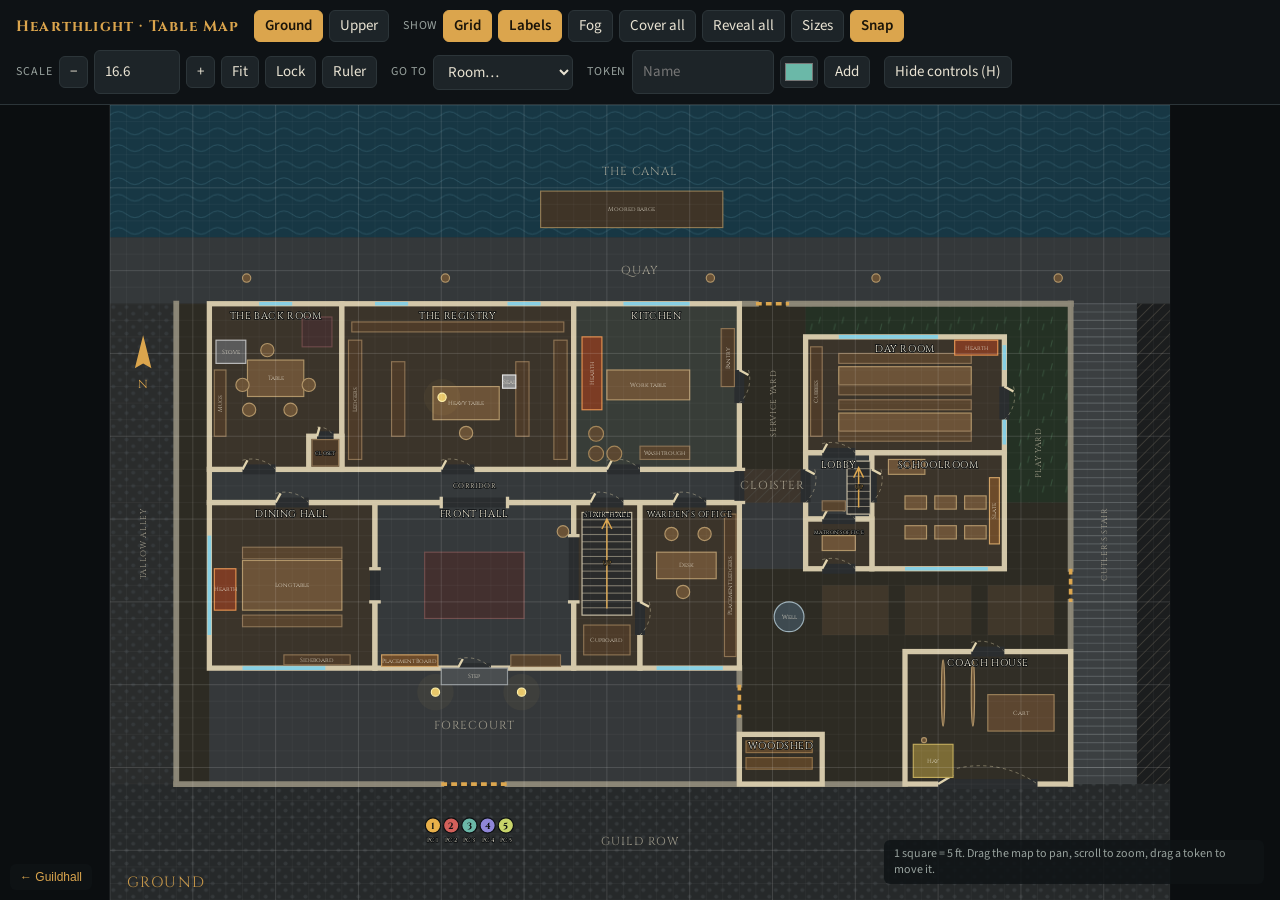
<file: map/index.html>
<!doctype html><html lang="en"><head><meta charset="utf-8"><meta name="viewport" content="width=device-width,initial-scale=1,viewport-fit=cover">
<title>Hearthlight Guildhall Map</title>
<link rel="stylesheet" href="https://fonts.googleapis.com/css2?family=Cinzel:wght@500;700&family=Source+Sans+3:wght@400;600&display=swap">
<style>
:root{color-scheme:dark;--bg:#0b0e10;--panel:#14191c;--ink:#e8e2d2;--mute:#98a29e;--line:#2c3539;--accent:#dba54d;--blood:#e0675d;--f-d:'Cinzel',Georgia,serif;--f-b:'Source Sans 3',system-ui,sans-serif}
html,body{height:100%}
body{background:var(--bg);color:var(--ink);font:15px/1.35 var(--f-b);overflow:hidden;margin:0;padding:0}
#map{position:absolute;inset:0;width:100%;height:100%;display:block;touch-action:none;cursor:grab;background:var(--bg)}
#map.drag{cursor:grabbing}
#bar{position:absolute;left:0;right:0;top:0;padding:10px 16px;display:flex;flex-wrap:wrap;gap:8px 14px;align-items:center;background:rgba(15,19,22,.93);border-bottom:1px solid var(--line);z-index:5}
#bar h1{font:700 15px var(--f-d);letter-spacing:.08em;margin:0;color:var(--accent);flex:0 0 auto}
.grp{display:flex;gap:6px;align-items:center;flex-wrap:wrap;min-width:0}
.lab{font-size:12px;color:var(--mute);text-transform:uppercase;letter-spacing:.08em}
button,select,input{font:inherit;color:var(--ink);background:#1d2428;border:1px solid var(--line);border-radius:6px;padding:5px 10px;min-height:32px}
button{cursor:pointer}
button:hover{border-color:var(--accent)}
button.on{background:var(--accent);color:#1a1409;border-color:var(--accent);font-weight:600}
button:focus-visible,select:focus-visible,input:focus-visible{outline:2px solid var(--accent);outline-offset:1px}
input[type=number]{width:64px}input[type=text]{width:120px}input[type=color]{width:38px;padding:2px}
#sel{display:none}#sel.show{display:flex}
#show{position:absolute;right:12px;top:12px;z-index:6;display:none;opacity:.55}
#show:hover{opacity:1}
#ruler{position:absolute;left:16px;bottom:16px;z-index:4;display:none;pointer-events:none}
#ruler b{display:block;height:10px;border:2px solid var(--accent);border-top:0;box-sizing:border-box}
#ruler span{display:block;margin-top:4px;font-size:12px;color:var(--accent);text-shadow:0 0 4px #000;white-space:nowrap}
#note{position:absolute;right:16px;bottom:16px;z-index:4;max-width:min(360px,calc(100% - 32px));font-size:12px;color:var(--mute);background:rgba(15,19,22,.85);padding:6px 10px;border-radius:6px;pointer-events:none}
.gmflag{color:var(--blood);font:700 12px var(--f-d);letter-spacing:.1em;border:1px solid var(--blood);border-radius:4px;padding:3px 8px}
svg text{font-family:var(--f-d);pointer-events:none}
.tok{cursor:move}
@media (max-width:560px){#bar h1{flex-basis:100%}}
</style>
<svg id="map" role="img" aria-label="Top-down map of the Hearthlight guildhall and grounds"></svg>
<a href="../" style="position:absolute;left:10px;bottom:10px;z-index:7;font:12px sans-serif;background:rgba(15,19,22,.85);color:#dba54d;padding:6px 10px;border-radius:6px;text-decoration:none">&larr; Guildhall</a>
<div id="bar">
 <h1>Hearthlight · Table Map</h1>
 <div class="grp" id="floors"></div>
 <div class="grp"><span class="lab">Show</span><button id="bGrid" class="on">Grid</button><button id="bLab" class="on">Labels</button><button id="bFog">Fog</button><button id="bCover" title="Cover every room">Cover all</button><button id="bRev" title="Reveal every room">Reveal all</button><button id="bSize">Sizes</button><button id="bSnap" class="on">Snap</button></div>
 <div class="grp"><span class="lab">Scale</span><button id="sMinus" aria-label="Smaller">−</button><input type="number" id="ppq" min="6" max="240" step="1" aria-label="Pixels per square"><button id="sPlus" aria-label="Larger">+</button><button id="bFit">Fit</button><button id="bLock">Lock</button><button id="bRule">Ruler</button></div>
 <div class="grp"><span class="lab">Go to</span><select id="jump" aria-label="Jump to room"></select></div>
 <div class="grp"><span class="lab">Token</span><input type="text" id="tName" placeholder="Name" aria-label="New token name"><input type="color" id="tCol" value="#6bb8a8" aria-label="Token colour"><button id="tAdd">Add</button></div>
 <div class="grp" id="sel"><span class="lab">Selected</span><input type="text" id="sName" aria-label="Selected token name"><input type="color" id="sCol" aria-label="Selected token colour"><select id="sFloor" aria-label="Floor"></select><button id="sDel">Remove</button></div>
 <button id="bHide">Hide controls (H)</button>
</div>
<button id="show">Controls (H)</button>
<div id="ruler"><b id="rulerBar"></b><span>10 squares = 50 ft. Adjust Scale until this measures 10 in on the table (1 in squares).</span></div>
<div id="note">1 square = 5 ft. Drag the map to pan, scroll to zoom, drag a token to move it. </div>
<script>
(function(){
var GM=false;
var KEY='hl-map-'+(GM?'gm':'table')+'-v1';
var NS='http://www.w3.org/2000/svg',W=64,H=48;
var Z=[],R=[],FU=[],DR=[],WN=[],WL=[],SC=[];
function z(f,k,x,y,w,h,l){Z.push({f:f,k:k,x:x,y:y,w:w,h:h,l:l||''})}
function r(f,id,n,x,y,w,h,k){R.push({f:f,id:id,n:n,x:x,y:y,w:w,h:h,k:k||'wood'})}
function fu(f,t,x,y,w,h,l){FU.push({f:f,t:t,x:x,y:y,w:w,h:h,l:l||''})}
function dr(f,o,x,y,len,t){DR.push({f:f,o:o,x:x,y:y,len:len,t:t||'d'})}
function wn(f,o,x,y,len){WN.push({f:f,o:o,x:x,y:y,len:len})}
function wl(f,x1,y1,x2,y2,c){WL.push({f:f,x1:x1,y1:y1,x2:x2,y2:y2,c:c||''})}
function st(f,x,y,w,h,dir,l){FU.push({f:f,t:'stairs',x:x,y:y,w:w,h:h,l:l||'',dir:dir})}

/* ---------- GROUND ---------- */
z('g','water',0,0,64,8,'The Canal');
z('g','quay',0,8,64,4,'Quay');
z('g','street',0,41,64,7,'Guild Row');
z('g','lane',0,12,4,29,'Tallow Alley');
z('g','tenement',62,12,2,29,'');
z('g','earth',4,12,54,29);
z('g','flag',6,34,32,7,'Forecourt');
z('g','earth2',38,12,4,12,'Service yard');
z('g','grass',42,12,16,2);
z('g','grass',54,14,4,14,'Play yard');
z('g','earth2',38,24,20,17,'');
z('g','flag',38,24,4,4,'');
z('g','bed',43,29,4,3,'Beds');z('g','bed',48,29,4,3,'');z('g','bed',53,29,4,3,'');
z('g','roof',38,22,4,2,'Cloister');
z('g','steps',58,12,4,29,'Cutler’s Stair');
r('g','dining','Dining Hall',6,24,10,10,'wood');
r('g','hall','Front Hall',16,24,12,10,'stone');
r('g','stairs','Stair Hall',28,24,4,10,'wood');
r('g','office','Warden’s Office',32,24,6,10,'wood');
r('g','corr','Corridor',6,22,32,2,'stone');
r('g','back','The Back Room',6,12,8,10,'wood');
r('g','reg','The Registry',14,12,14,10,'wood');
r('g','kit','Kitchen',28,12,10,10,'tile');
r('g','closet','Closet',12,20,2,2,'wood');
r('g','day','Day Room',42,14,12,7,'wood');
r('g','lobby','Lobby',42,21,4,4,'stone');
r('g','school','Schoolroom',46,21,8,7,'wood');
r('g','matron','Matron’s Office',42,25,4,3,'wood');
r('g','coach','Coach House',48,33,10,8,'earth');
r('g','woods','Woodshed',38,38,5,3,'earth');
/* lot walls */
wl('g',4,12,4,41);wl('g',4,41,20,41);wl('g',24,41,48,41);
wl('g',58,12,58,28);wl('g',58,30,58,41);
wl('g',38,12,39,12);wl('g',41,12,58,12);
wl('g',38,34,38,35);wl('g',38,37,38,41);
wl('g',58,12,58,12);
dr('g','h',20,41,4,'g');dr('g','h',39,12,2,'g');dr('g','v',58,28,2,'g');dr('g','v',38,35,2,'g');
/* doors */
dr('g','h',21,34,2,'d');dr('g','h',20,24,4,'a');dr('g','v',16,28,2,'a');dr('g','v',28,26,4,'a');
dr('g','v',32,30,2,'d');dr('g','h',10,24,2,'d');dr('g','h',29,24,2,'d');dr('g','h',34,24,2,'d');
dr('g','h',8,22,2,'d');dr('g','h',12.5,20,1,'d');dr('g','h',20,22,2,'d');dr('g','h',30,22,2,'d');dr('g','v',38,16,2,'d');dr('g','v',38,22,2,'a');
dr('g','v',42,22,2,'d');dr('g','h',43,21,2,'d');dr('g','v',46,22,2,'d');dr('g','h',43,25,2,'d');dr('g','v',54,17,2,'d');dr('g','h',43,28,2,'d');
dr('g','h',50,41,6,'d');dr('g','h',52,33,2,'d');
/* windows */
wn('g','h',8,34,5);wn('g','h',33,34,4);wn('g','v',6,26,6);wn('g','h',9,12,2);wn('g','h',16,12,2);wn('g','h',24,12,2);wn('g','h',31,12,4);wn('g','h',44,14,6);wn('g','v',54,14.5,1.5);wn('g','v',54,19,1.5);wn('g','h',48,28,5);
/* furniture */
fu('g','lamp',24.6,35.2,0.5,0.5);fu('g','lamp',19.4,35.2,0.5,0.5);fu('g','step',20,34,4,1,'Step');
fu('g','table',8,27.5,6,3,'Long table');fu('g','bench',8,26.7,6,0.7);fu('g','bench',8,30.8,6,0.7);fu('g','hearth',6.3,28,1.3,2.5,'Hearth');fu('g','shelf',10.5,33.2,4,0.6,'Sideboard');
fu('g','rug',19,27,6,4);fu('g','board',16.4,33.2,3.4,0.7,'Placement Board');fu('g','bench',24.2,33.2,3,0.7);fu('g','stool',27,25.4,0.7,0.7);
st('g',28.5,24.6,3,6.2,'n','UP');fu('g','shelf',28.6,31.4,2.8,1.8,'Cupboard');
fu('g','desk',33,27,3.6,1.6,'Desk');fu('g','stool',34.2,29,0.8,0.8);fu('g','stool',33.5,25.5,0.8,0.8);fu('g','stool',35.5,25.5,0.8,0.8);fu('g','shelf',37.1,24.7,0.7,8.6,'Placement ledgers');
fu('g','table',8.3,15.4,3.4,2.2,'Table');fu('g','stool',7.6,16.5,0.8,0.8);fu('g','stool',11.6,16.5,0.8,0.8);fu('g','stool',9.1,14.4,0.8,0.8);fu('g','stool',10.5,18,0.8,0.8);fu('g','stool',8,18,0.8,0.8);
fu('g','stove',6.4,14.2,1.8,1.4,'Stove');fu('g','shelf',6.3,16,0.7,4,'Mugs');fu('g','rug',11.6,12.8,1.8,1.8);fu('g','shelf',12.2,20.2,1.6,1.6);
fu('g','shelf',14.6,13.1,12.8,0.6);fu('g','shelf',14.4,14.2,0.8,7.2,'Ledgers');fu('g','shelf',26.8,14.2,0.8,7.2);fu('g','shelf',17,15.5,0.8,4.5);fu('g','shelf',24.5,15.5,0.8,4.5);
fu('g','table',19.5,17,4,2,'Heavy table');fu('g','lamp',19.8,17.4,0.5,0.5);fu('g','press',23.7,16.3,0.8,0.8,'Seal');fu('g','stool',21.1,19.4,0.8,0.8);
fu('g','hearth',28.5,14,1.2,4.4,'Hearth');fu('g','table',30,16,5,1.8,'Work table');fu('g','shelf',36.9,13.5,0.8,3.5,'Pantry');fu('g','barrel',28.9,20.6,0.9,0.9);fu('g','barrel',30,20.6,0.9,0.9);fu('g','barrel',28.9,19.4,0.9,0.9);fu('g','bench',32,20.6,3,0.8,'Wash trough');
fu('g','table',44,15.8,8,1.1);fu('g','bench',44,15,8,0.6);fu('g','bench',44,16.9,8,0.6);fu('g','table',44,18.6,8,1.1);fu('g','bench',44,17.8,8,0.6);fu('g','bench',44,19.7,8,0.6);fu('g','hearth',51,14.2,2.6,0.9,'Hearth');fu('g','shelf',42.3,14.6,0.7,5.4,'Cubbies');
fu('g','bench',43,23.9,1.4,0.6);st('g',44.5,21.5,1.4,3.2,'n','UP');
fu('g','desk',47,21.4,2.2,0.9,'Tutor');
for(var i=0;i<3;i++)for(var j=0;j<2;j++)fu('g','desk',48+i*1.8,23.6+j*1.8,1.3,0.8);
fu('g','board',53.1,22.5,0.6,4,'Slate');
fu('g','desk',43,26,2,0.9);
fu('g','post',50.2,33.5,0.2,4);fu('g','post',52,33.5,0.2,4);fu('g','post',49,38.2,0.3,0.3);fu('g','cart',53,35.6,4,2.2,'Cart');fu('g','hay',48.5,38.6,2.4,2,'Hay');
fu('g','log',38.4,38.4,4,0.7);fu('g','log',38.4,39.4,4,0.7);
fu('g','well',40.1,30,1.8,1.8,'Well');
fu('g','post',8,10.2,0.5,0.5);fu('g','post',20,10.2,0.5,0.5);fu('g','post',36,10.2,0.5,0.5);fu('g','post',46,10.2,0.5,0.5);fu('g','post',57,10.2,0.5,0.5);
fu('g','barge',26,5.2,11,2.2,'Moored barge');
/* ---------- UPPER ---------- */
r('u','bunk','Lodgers’ Bunk Room',6,24,10,10);r('u','charter','Charter Room',16,24,12,10,'stone');r('u','landing','Upper Landing',28,24,4,10);r('u','wardens','Warden’s Rooms',32,24,6,10);
r('u','ucorr','Upper Corridor',6,22,32,2,'stone');r('u','clerks','Clerks’ Room',6,12,8,10);r('u','loft','Ledger Loft',14,12,14,10);r('u','linen','Linen Loft',28,12,10,10,'tile');
r('u','girls','Girls’ Dormitory',42,14,12,7);r('u','boys','Boys’ Dormitory',46,21,8,7);r('u','land2','Landing',42,21,4,4,'stone');r('u','bemmet','Tutor’s Room',42,25,4,3);
dr('u','h',10,24,2);dr('u','h',21,24,2);dr('u','h',29,24,2,'a');dr('u','h',34,24,2);dr('u','v',28,28,2,'a');dr('u','v',32,30,2);dr('u','h',8,22,2);dr('u','h',20,22,2);dr('u','h',30,22,2);
dr('u','h',43,21,2);dr('u','v',46,22,2);dr('u','h',43,25,2);
wn('u','h',8,34,5);wn('u','h',33,34,4);wn('u','v',6,26,6);wn('u','h',9,12,2);wn('u','h',31,12,4);wn('u','h',44,14,6);wn('u','v',54,16,3);wn('u','h',48,28,5);
st('u',28.5,24.6,3,6.2,'s','DOWN');st('u',44.5,21.5,1.4,3.2,'n','DOWN');
for(var k=0;k<4;k++){fu('u','bed',6.4,25+k*2.2,1,2);fu('u','bed',14.6,25+k*2.2,1,2)}
fu('u','table',19,27,6,3,'Long table');for(var k=0;k<5;k++){fu('u','stool',19.4+k*1.1,26.2,0.7,0.7);fu('u','stool',19.4+k*1.1,30.2,0.7,0.7)}fu('u','board',16.3,27,0.5,4,'Canton licence');
fu('u','bed',33,25,1.5,2.5);fu('u','desk',35,31.2,2.2,1.1);fu('u','stove',36.9,24.5,0.9,0.9);fu('u','shelf',32.4,31,1,2.5);
for(var k=0;k<2;k++)for(var j=0;j<2;j++)fu('u','desk',7+k*4,13+j*3,2,1);fu('u','shelf',6.3,18.6,0.7,2.8);
for(var k=0;k<4;k++)fu('u','shelf',16+k*3,14.4,0.8,6);fu('u','shelf',14.6,13.1,12.8,0.6);
for(var k=0;k<3;k++)fu('u','shelf',29+k*3,14.4,0.8,6);fu('u','shelf',28.6,13.1,8.8,0.6);
for(var k=0;k<5;k++){fu('u','cot',43+k*2,15.7,1,2);fu('u','cot',43+k*2,18.6,1,2)}
for(var k=0;k<4;k++){fu('u','cot',47+k*1.8,22.8,0.9,2);fu('u','cot',47+k*1.8,25.2,0.9,2)}
fu('u','bed',42.4,25.4,1.2,2.2);fu('u','desk',44,26,1.6,0.8);

/* ---------- DRAW ---------- */
var COL={water:'#173744',quay:'#34383a',street:'#26292a',lane:'#2a2c2c',tenement:'#1b1d1e',steps:'#3b3f41',earth:'#2d2b23',earth2:'#2d2b23',flag:'#35383a',grass:'#243124',bed:'#40372a',roof:'#3d352c',rock:'#17191a',tunnel:'#1d2226'};
var FL={wood:'#3b342a',stone:'#35393b',tile:'#383d38',earth:'#312e26',rock:'#141617',hid:'#2b2f35',hidw:'#33302a'};
var FS={table:['#6c5338','#b09468'],bench:['#58442e','#8a7254'],bed:['#4b5b69','#94a9bb'],cot:['#4b5b69','#94a9bb'],desk:['#6c5338','#b09468'],shelf:['#4d3b29','#8c7252'],hearth:['#7c3c24','#e3904f'],stove:['#5a5a5a','#bdbdbd'],barrel:['#5b4731','#a28559'],crate:['#5b4731','#a28559'],pillar:['#6a6e70','#bcbfc1'],rug:['#43302f','#6e4a49'],cart:['#5c4630','#9a7f58'],lamp:['#e8c76a','#fff3b0'],hay:['#7b6b36','#c0aa5c'],step:['#4a4e50','#8d9395'],plate:['#7f8e9a','#d1dde6'],log:['#5b4429','#8f7048'],stool:['#6a5236','#b09468'],post:['#6a5236','#b09468'],well:['#3e4a50','#9db1ba'],board:['#6d4b2a','#cfa165'],press:['#8a8a8a','#e5e5e5'],barge:['#3f3427','#8e7852'],coal:['#232526','#5d6163'],stairs:['none','#c8bea6'],tunnelf:['none','#6aa0b5']};
var ROUND={stool:1,barrel:1,pillar:1,lamp:1,well:1,post:1};
var FLR=[['g','Ground'],['u','Upper']];
var map=document.getElementById('map');
var S={size:false,f:'g',x:0,y:0,ppq:20,grid:true,lab:true,fog:false,snap:true,lock:false,rule:false,rev:{},tok:[],sel:null,bar:true};
try{var sv=JSON.parse(localStorage.getItem(KEY)||'null');if(sv){for(var k in sv)S[k]=sv[k]}}catch(e){}
if(!S.tok.length){
 var pc=['#e8b04a','#d2605a','#6bb8a8','#8f86d8','#c8d46a'];
 for(var i=0;i<5;i++)S.tok.push({id:'p'+i,n:'PC '+(i+1),c:pc[i],x:19.5+i*1.1,y:43.5,f:'g',npc:0});
 var np=[];
 np.forEach(function(a,i){S.tok.push({id:'n'+i,n:a[0],c:a[4],x:a[1],y:a[2],f:a[3],npc:1})});
}
function save(){try{localStorage.setItem(KEY,JSON.stringify(S))}catch(e){}}
function el(n,a,p){var e=document.createElementNS(NS,n);for(var k in a)e.setAttribute(k,a[k]);if(p)p.appendChild(e);return e}
function vp(){return{w:map.clientWidth,h:map.clientHeight}}
function setView(){var v=vp();map.setAttribute('viewBox',S.x+' '+S.y+' '+(v.w/S.ppq)+' '+(v.h/S.ppq));document.getElementById('ppq').value=Math.round(S.ppq*10)/10;
 var rb=document.getElementById('rulerBar');rb.style.width=(10*S.ppq)+'px';}
var G={};
function build(){
 map.innerHTML='';
 var defs=el('defs',{},map);
 var pw=el('pattern',{id:'wave',width:2,height:1,patternUnits:'userSpaceOnUse'},defs);el('path',{d:'M0 .6 Q.5 .2 1 .6 T2 .6',fill:'none',stroke:'#2d5666','stroke-width':.05},pw);
 var pc=el('pattern',{id:'cob',width:.8,height:.8,patternUnits:'userSpaceOnUse'},defs);el('circle',{cx:.2,cy:.2,r:.12,fill:'#34383a'},pc);el('circle',{cx:.6,cy:.6,r:.12,fill:'#34383a'},pc);
 var ph=el('pattern',{id:'hat',width:.5,height:.5,patternUnits:'userSpaceOnUse',patternTransform:'rotate(45)'},defs);el('line',{x1:0,y1:0,x2:0,y2:.5,stroke:'#4a463f','stroke-width':.08},ph);
 var gr=el('pattern',{id:'grs',width:1.4,height:1.4,patternUnits:'userSpaceOnUse'},defs);el('path',{d:'M.3 1 L.4 .6 M.8 .6 L.9 .2',stroke:'#35503a','stroke-width':.06},gr);
 G.zones=el('g',{},map);G.rooms=el('g',{},map);G.doors=el('g',{},map);G.fu=el('g',{},map);G.lab=el('g',{},map);G.grid=el('g',{},map);G.fog=el('g',{},map);G.tok=el('g',{},map);G.top=el('g',{},map);
 drawFloor();drawGrid();drawTokens();
}
function floorName(f){for(var i=0;i<FLR.length;i++)if(FLR[i][0]===f)return FLR[i][1]}
function drawFloor(){
 G.zones.innerHTML='';G.rooms.innerHTML='';G.doors.innerHTML='';G.fu.innerHTML='';G.lab.innerHTML='';G.fog.innerHTML='';G.top.innerHTML='';
 var f=S.f;
 el('rect',{x:0,y:0,width:W,height:H,fill:'#0b0e10'},G.zones);
 if(f==='g'){
  Z.forEach(function(q){if(q.f!=='g')return;var fill=COL[q.k]||'#222';var rc=el('rect',{x:q.x,y:q.y,width:q.w,height:q.h,fill:fill},G.zones);
   if(q.k==='water')el('rect',{x:q.x,y:q.y,width:q.w,height:q.h,fill:'url(#wave)'},G.zones);
   if(q.k==='street'||q.k==='lane'||q.k==='quay')el('rect',{x:q.x,y:q.y,width:q.w,height:q.h,fill:'url(#cob)'},G.zones);
   if(q.k==='roof'||q.k==='tenement')el('rect',{x:q.x,y:q.y,width:q.w,height:q.h,fill:'url(#hat)'},G.zones);
   if(q.k==='grass')el('rect',{x:q.x,y:q.y,width:q.w,height:q.h,fill:'url(#grs)'},G.zones);
   if(q.k==='steps'){for(var yy=q.y;yy<q.y+q.h;yy+=0.5)el('line',{x1:q.x,y1:yy,x2:q.x+q.w,y2:yy,stroke:'#555a5c','stroke-width':.07},G.zones);}
  });
  WL.forEach(function(w){if(w.f==='g')el('line',{x1:w.x1,y1:w.y1,x2:w.x2,y2:w.y2,stroke:'#8a8575','stroke-width':.35,'stroke-linecap':'square'},G.zones)});
 } else {
  R.forEach(function(q){if(q.f==='g'&&q.k!=='earth')el('rect',{x:q.x,y:q.y,width:q.w,height:q.h,fill:'#15191b',stroke:'#2e363a','stroke-width':.12},G.zones)});
  Z.forEach(function(q){if(q.f===f)el('rect',{x:q.x,y:q.y,width:q.w,height:q.h,fill:COL[q.k]||'#222'},G.zones)});
 }
 R.forEach(function(q){if(q.f!==f)return;
  var fill=FL[q.k]||FL.wood;
  el('rect',{x:q.x,y:q.y,width:q.w,height:q.h,fill:fill,stroke:q.hid?'#e0675d':'#d3c7a8','stroke-width':q.hid?.28:.32,'stroke-dasharray':q.hid?'.6 .3':'','stroke-linejoin':'miter'},G.rooms);
 });
 DR.forEach(function(d){if(d.f!==f)return;var x=d.x,y=d.y,L=d.len,h=d.o==='h';
  var gap=d.t==='g'?'#8a8575':'#2d3032';
  if(d.t==='s')gap='#2d3032';
  if(d.t!=='g')el('rect',{x:h?x:x-.3,y:h?y-.3:y,width:h?L:.6,height:h?.6:L,fill:'#2a2d2f'},G.doors);
  var col=d.t==='s'?'#e0675d':d.t==='g'?'#dba54d':'#e0d3ae';
  if(d.t==='a'){ el('line',{x1:h?x:x,y1:h?y:y,x2:h?x:x,y2:h?y:y,stroke:col},G.doors);
   if(h){el('rect',{x:x-.1,y:y-.35,width:.2,height:.7,fill:'#d3c7a8'},G.doors);el('rect',{x:x+L-.1,y:y-.35,width:.2,height:.7,fill:'#d3c7a8'},G.doors)}
   else{el('rect',{x:x-.35,y:y-.1,width:.7,height:.2,fill:'#d3c7a8'},G.doors);el('rect',{x:x-.35,y:y+L-.1,width:.7,height:.2,fill:'#d3c7a8'},G.doors)} }
  else if(d.t==='g'){ el('line',{x1:x,y1:y,x2:h?x+L:x,y2:h?y:y+L,stroke:col,'stroke-width':.22,'stroke-dasharray':'.35 .25'},G.doors)}
  else { var hx=x,hy=y;el('line',{x1:hx,y1:hy,x2:h?hx+L*.15:hx+.55,y2:h?hy-.55:hy+L*.15,stroke:col,'stroke-width':.14},G.doors); el('path',{d:h?('M'+hx+' '+(hy-.55)+' A'+L+' '+L+' 0 0 1 '+(hx+L)+' '+hy):('M'+(hx+.55)+' '+hy+' A'+L+' '+L+' 0 0 1 '+hx+' '+(hy+L)),fill:'none',stroke:col,'stroke-width':.05,'stroke-dasharray':'.2 .2',opacity:.5},G.doors)}
 });
 WN.forEach(function(w){if(w.f!==f)return;var h=w.o==='h';el('line',{x1:w.x,y1:w.y,x2:h?w.x+w.len:w.x,y2:h?w.y:w.y+w.len,stroke:'#86cfe3','stroke-width':.22},G.doors)});
 FU.forEach(function(q){if(q.f!==f)return;var s=FS[q.t]||['#555','#aaa'];
  if(q.t==='stairs'){drawStairs(q);return}
  var round=ROUND[q.t];
  var e=round?el('ellipse',{cx:q.x+q.w/2,cy:q.y+q.h/2,rx:q.w/2,ry:q.h/2,fill:s[0],stroke:s[1],'stroke-width':.07},G.fu):el('rect',{x:q.x,y:q.y,width:q.w,height:q.h,fill:s[0],stroke:s[1],'stroke-width':.07,rx:q.t==='bed'||q.t==='cot'?.12:0},G.fu);
  if(q.t==='bed'||q.t==='cot')el('rect',{x:q.x+.08,y:q.y+.08,width:q.w-.16,height:Math.min(.5,q.h*.28),fill:s[1],opacity:.5},G.fu);
  if(q.t==='lamp')el('circle',{cx:q.x+q.w/2,cy:q.y+q.h/2,r:1.1,fill:'#e8c76a',opacity:.05},G.fu);
  if(q.l&&S.lab){var t=el('text',{x:q.x+q.w/2,y:q.y+q.h/2+.12,'text-anchor':'middle','font-size':Math.min(.36,(Math.max(q.w,q.h)/(q.l.length*.55))),fill:'#e8e2d2',opacity:.85,transform:(q.h>q.w*2.2)?('rotate(-90 '+(q.x+q.w/2)+' '+(q.y+q.h/2)+')'):''},G.fu);t.textContent=q.l}
 });
 /* labels */
 if(S.lab){
  Z.forEach(function(q){if(q.f!==f||!q.l||q.l==='Beds')return;
   var vert=q.h>q.w*2;var cx=q.x+q.w/2,cy=q.y+q.h/2;
   var t=el('text',{x:cx,y:cy+.2,'text-anchor':'middle','font-size':vert?.5:Math.min(.7,q.w/(q.l.length*.58)+.05),fill:'#cfc7b0',opacity:.7,'letter-spacing':'.08em',transform:vert?('rotate(-90 '+cx+' '+cy+')'):''},G.lab);t.textContent=q.l.toUpperCase()});
  R.forEach(function(q){if(q.f!==f)return;
   var fs=Math.max(.3,Math.min(.6,(q.w-1.2)/(q.n.length*.62)));
   if(q.h<=2.2&&q.w>12)fs=.42;
   var cx=q.x+q.w/2,cy=q.y+q.h/2;
   var ty=q.h<=2.2?cy+.15:q.y+0.9;
   if(q.h>2.2&&q.w<6)ty=q.y+.9;
   var t=el('text',{x:cx,y:ty,'text-anchor':'middle','font-size':fs,fill:q.hid?'#ffb3aa':'#f3ecd8','letter-spacing':'.06em','paint-order':'stroke',stroke:'#0b0e10','stroke-width':.09,'stroke-linejoin':'round'},G.lab);t.textContent=q.n.toUpperCase();
   if(S.size&&q.h>2.2&&q.w>=5){var d=el('text',{x:cx,y:ty+fs*.95,'text-anchor':'middle','font-size':fs*.62,fill:'#b9b29c',opacity:.85},G.lab);d.textContent=q.w+' × '+q.h+' sq  ('+q.w*5+' × '+q.h*5+' ft)'}
  });
 }
 SC.forEach(function(s){if(s.f!==f)return;var c=el('circle',{cx:s.x,cy:s.y,r:.7,fill:'none',stroke:'#e0675d','stroke-width':.12,'stroke-dasharray':'.25 .2'},G.top);var t=el('text',{x:s.x+1,y:s.y-.8,'font-size':.4,fill:'#ffb3aa'},G.top);t.textContent=s.l});
 /* fog */
 if(S.fog){R.forEach(function(q){if(q.f!==f)return;if(S.rev[q.id])return;
   var e=el('rect',{x:q.x,y:q.y,width:q.w,height:q.h,fill:'#05070a',opacity:.97,style:'cursor:pointer'},G.fog);
   });
 }
 /* compass */
 var cn=el('g',{transform:'translate(2 15.5)'},G.top);el('path',{d:'M0 -1.6 L.5 .4 L0 .1 L-.5 .4Z',fill:'#dba54d'},cn);var nt=el('text',{x:0,y:1.6,'text-anchor':'middle','font-size':.7,fill:'#dba54d'},cn);nt.textContent='N';
 var fl=el('text',{x:1,y:47.2,'font-size':.9,fill:'#dba54d',opacity:.9,'letter-spacing':'.1em'},G.top);fl.textContent=(floorName(f)||'').toUpperCase()+(f==='g'?'':' FLOOR');
}
function drawStairs(q){
 var s=FS.stairs;var n=Math.round((q.dir==='n'||q.dir==='s'?q.h:q.w)/.45);
 el('rect',{x:q.x,y:q.y,width:q.w,height:q.h,fill:'#2a2b2b',stroke:s[1],'stroke-width':.07},G.fu);
 for(var i=1;i<n;i++){var p=i/n;if(q.dir==='n'||q.dir==='s')el('line',{x1:q.x,y1:q.y+q.h*p,x2:q.x+q.w,y2:q.y+q.h*p,stroke:s[1],'stroke-width':.05,opacity:.7},G.fu);else el('line',{x1:q.x+q.w*p,y1:q.y,x2:q.x+q.w*p,y2:q.y+q.h,stroke:s[1],'stroke-width':.05,opacity:.7},G.fu)}
 var cx=q.x+q.w/2,cy=q.y+q.h/2,ar=q.dir==='n'?'M'+cx+' '+(q.y+.4)+' L'+cx+' '+(q.y+q.h-.4)+' M'+(cx-.3)+' '+(q.y+1)+' L'+cx+' '+(q.y+.4)+' L'+(cx+.3)+' '+(q.y+1):
  q.dir==='s'?'M'+cx+' '+(q.y+.4)+' L'+cx+' '+(q.y+q.h-.4)+' M'+(cx-.3)+' '+(q.y+q.h-1)+' L'+cx+' '+(q.y+q.h-.4)+' L'+(cx+.3)+' '+(q.y+q.h-1):
  q.dir==='e'?'M'+(q.x+.4)+' '+cy+' L'+(q.x+q.w-.4)+' '+cy+' M'+(q.x+q.w-1)+' '+(cy-.3)+' L'+(q.x+q.w-.4)+' '+cy+' L'+(q.x+q.w-1)+' '+(cy+.3):
  'M'+(q.x+.4)+' '+cy+' L'+(q.x+q.w-.4)+' '+cy+' M'+(q.x+1)+' '+(cy-.3)+' L'+(q.x+.4)+' '+cy+' L'+(q.x+1)+' '+(cy+.3);
 el('path',{d:ar,fill:'none',stroke:'#dba54d','stroke-width':.09},G.fu);
 if(q.l&&S.lab){var t=el('text',{x:cx,y:q.dir==='n'||q.dir==='s'?cy+.1:q.y-.15,'text-anchor':'middle','font-size':.36,fill:'#dba54d',stroke:'#0b0e10','stroke-width':.07,'paint-order':'stroke'},G.fu);t.textContent=q.l}
}
function drawGrid(){
 G.grid.innerHTML='';if(!S.grid)return;
 for(var x=0;x<=W;x++)el('line',{x1:x,y1:0,x2:x,y2:H,stroke:'#ffffff','stroke-opacity':x%5===0?.2:.09,'stroke-width':x%5===0?.04:.025},G.grid);
 for(var y=0;y<=H;y++)el('line',{x1:0,y1:y,x2:W,y2:y,stroke:'#ffffff','stroke-opacity':y%5===0?.2:.09,'stroke-width':y%5===0?.04:.025},G.grid);
}
function hiddenByFog(t){if(!S.fog)return false;for(var i=0;i<R.length;i++){var q=R[i];if(q.f===t.f&&!S.rev[q.id]&&t.x>=q.x&&t.x<q.x+q.w&&t.y>=q.y&&t.y<q.y+q.h)return true}return false}
function drawTokens(){
 G.tok.innerHTML='';
 S.tok.forEach(function(t){if(t.f!==S.f)return;if(hiddenByFog(t))return;
  var g=el('g',{class:'tok',transform:'translate('+t.x+' '+t.y+')'},G.tok);g.dataset.id=t.id;
  var on=S.sel===t.id;
  if(t.npc)el('rect',{x:-.42,y:-.42,width:.84,height:.84,rx:.14,fill:t.c,stroke:on?'#fff':'#0b0e10','stroke-width':on?.12:.07},g);
  else el('circle',{r:.46,fill:t.c,stroke:on?'#fff':'#0b0e10','stroke-width':on?.12:.07},g);
  var ini=el('text',{x:0,y:.2,'text-anchor':'middle','font-size':.55,fill:'#101214','font-weight':700},g);ini.textContent=(t.n||'?').replace(/^PC\s*/,'').slice(0,2).toUpperCase();
  var lb=el('text',{x:0,y:.98,'text-anchor':'middle','font-size':.36,fill:'#f3ecd8','paint-order':'stroke',stroke:'#0b0e10','stroke-width':.1,'stroke-linejoin':'round'},g);lb.textContent=t.n;
 });
}
function toMap(cx,cy){var b=map.getBoundingClientRect();return{x:S.x+(cx-b.left)/S.ppq,y:S.y+(cy-b.top)/S.ppq}}
var drag=null;
map.addEventListener('pointerdown',function(e){
 var tg=e.target.closest&&e.target.closest('.tok');
 map.setPointerCapture(e.pointerId);
 if(tg){var t=S.tok.filter(function(a){return a.id===tg.dataset.id})[0];S.sel=t.id;var m=toMap(e.clientX,e.clientY);drag={k:'t',t:t,dx:t.x-m.x,dy:t.y-m.y};showSel();drawTokens();}
 else{drag={k:'p',x:e.clientX,y:e.clientY,sx:S.x,sy:S.y,mv:0};map.classList.add('drag');if(S.sel){S.sel=null;showSel();drawTokens()}}
});
map.addEventListener('pointermove',function(e){if(!drag)return;
 if(drag.k==='t'){var m=toMap(e.clientX,e.clientY);var x=m.x+drag.dx,y=m.y+drag.dy;
  if(S.snap){x=Math.floor(x)+.5;y=Math.floor(y)+.5}drag.t.x=Math.max(0,Math.min(W,x));drag.t.y=Math.max(0,Math.min(H,y));
  var g=G.tok.querySelector('[data-id="'+drag.t.id+'"]');if(g)g.setAttribute('transform','translate('+drag.t.x+' '+drag.t.y+')');}
 else{if(Math.abs(e.clientX-drag.x)+Math.abs(e.clientY-drag.y)>4)drag.mv=1;S.x=drag.sx-(e.clientX-drag.x)/S.ppq;S.y=drag.sy-(e.clientY-drag.y)/S.ppq;setView()}
});
function endDrag(e){if(drag&&drag.k==='p'&&!drag.mv&&S.fog&&e&&e.clientX!=null){var m=toMap(e.clientX,e.clientY);for(var i=0;i<R.length;i++){var q=R[i];if(q.f===S.f&&!S.rev[q.id]&&m.x>=q.x&&m.x<q.x+q.w&&m.y>=q.y&&m.y<q.y+q.h){S.rev[q.id]=1;drawFloor();drawTokens();break}}}
 if(drag){if(drag.k==='t'){drawTokens()}save()}drag=null;map.classList.remove('drag')}
map.addEventListener('pointerup',endDrag);map.addEventListener('pointercancel',endDrag);
function zoomTo(np,cx,cy){np=Math.max(6,Math.min(240,np));var b=map.getBoundingClientRect();var mx=S.x+(cx-b.left)/S.ppq,my=S.y+(cy-b.top)/S.ppq;S.ppq=np;S.x=mx-(cx-b.left)/np;S.y=my-(cy-b.top)/np;setView();save()}
map.addEventListener('wheel',function(e){if(S.lock)return;e.preventDefault();zoomTo(S.ppq*(e.deltaY<0?1.1:1/1.1),e.clientX,e.clientY)},{passive:false});
function fit(){var v=vp();var bh=S.bar?$('bar').offsetHeight:0;var ah=v.h-bh;S.ppq=Math.min(v.w/W,ah/H);S.x=(W-v.w/S.ppq)/2;S.y=-bh/S.ppq+(ah/S.ppq-H)/2;setView();save()}
function center(){var v=vp();return{x:S.x+v.w/S.ppq/2,y:S.y+v.h/S.ppq/2}}
function focusRoom(id){var q=R.filter(function(a){return a.id===id})[0];if(!q)return;var v=vp();S.ppq=Math.max(6,Math.min(v.w/(q.w+4),v.h/(q.h+4)));S.x=q.x+q.w/2-v.w/S.ppq/2;S.y=q.y+q.h/2-v.h/S.ppq/2;setView();save()}
/* UI */
function $(i){return document.getElementById(i)}
function fillFloors(){var b=$('floors');b.innerHTML='';FLR.forEach(function(a){var x=document.createElement('button');x.textContent=a[1];x.className=S.f===a[0]?'on':'';x.onclick=function(){S.f=a[0];S.sel=null;showSel();fillFloors();fillJump();drawFloor();drawTokens();save()};b.appendChild(x)});
 var sf=$('sFloor');sf.innerHTML='';FLR.forEach(function(a){var o=document.createElement('option');o.value=a[0];o.textContent=a[1];sf.appendChild(o)})}
function fillJump(){var j=$('jump');j.innerHTML='<option value="">Room…</option>';R.forEach(function(q){if(q.f===S.f&&q.id!=='closet'){var o=document.createElement('option');o.value=q.id;o.textContent=q.n;j.appendChild(o)}})}
function showSel(){var t=S.tok.filter(function(a){return a.id===S.sel})[0];$('sel').className='grp'+(t?' show':'');if(t){$('sName').value=t.n;$('sCol').value=t.c;$('sFloor').value=t.f}}
function tog(id,key,after){var b=$(id);b.className=S[key]?'on':'';b.onclick=function(){S[key]=!S[key];b.className=S[key]?'on':'';if(after)after();save()}}
tog('bGrid','grid',drawGrid);tog('bLab','lab',function(){drawFloor()});tog('bFog','fog',function(){drawFloor();drawTokens()});tog('bSnap','snap');tog('bSize','size',function(){drawFloor()});tog('bLock','lock');
$('bRule').onclick=function(){S.rule=!S.rule;$('ruler').style.display=S.rule?'block':'none';$('bRule').className=S.rule?'on':'';save()};
$('sMinus').onclick=function(){var c=center();var v=vp();zoomTo(S.ppq-1,v.w/2,v.h/2)};
$('sPlus').onclick=function(){var v=vp();zoomTo(S.ppq+1,v.w/2,v.h/2)};
$('ppq').onchange=function(){var v=vp();zoomTo(parseFloat(this.value)||S.ppq,v.w/2,v.h/2)};
$('bFit').onclick=fit;
$('bCover').onclick=function(){S.rev={};S.fog=true;$('bFog').className='on';drawFloor();drawTokens();save()};
$('bRev').onclick=function(){R.forEach(function(q){S.rev[q.id]=1});drawFloor();drawTokens();save()};
$('jump').onchange=function(){if(this.value)focusRoom(this.value);this.value=''};
$('tAdd').onclick=function(){var c=center();var n=$('tName').value.trim()||('Token '+(S.tok.length+1));var id='x'+Date.now();S.tok.push({id:id,n:n,c:$('tCol').value,x:Math.floor(c.x)+.5,y:Math.floor(c.y)+.5,f:S.f,npc:0});S.sel=id;$('tName').value='';showSel();drawTokens();save()};
function selTok(){return S.tok.filter(function(a){return a.id===S.sel})[0]}
$('sName').oninput=function(){var t=selTok();if(t){t.n=this.value;drawTokens();save()}};
$('sCol').oninput=function(){var t=selTok();if(t){t.c=this.value;drawTokens();save()}};
$('sFloor').onchange=function(){var t=selTok();if(t){t.f=this.value;S.sel=null;showSel();drawTokens();save()}};
$('sDel').onclick=function(){S.tok=S.tok.filter(function(a){return a.id!==S.sel});S.sel=null;showSel();drawTokens();save()};
function bar(on){S.bar=on;if(on)$('bar').style.display='flex';$('bar').style.display=on?'flex':'none';$('show').style.display=on?'none':'block';$('note').style.display=on?'block':'none';save()}
$('bHide').onclick=function(){bar(false)};$('show').onclick=function(){bar(true)};
document.addEventListener('keydown',function(e){if(/input|select|textarea/i.test(e.target.tagName))return;
 if(e.key==='h'||e.key==='H')bar(!S.bar);if(e.key==='g'||e.key==='G')$('bGrid').click();if(e.key==='l'||e.key==='L')$('bLab').click();if(e.key==='Delete'&&S.sel)$('sDel').click()});
window.addEventListener('resize',setView);
build();fillFloors();fillJump();showSel();
$('ruler').style.display=S.rule?'block':'none';$('bRule').className=S.rule?'on':'';
bar(S.bar);
if(!sv||!sv.ppq){fit()}else{setView()}
})();
</script>
</body></html>
</file>
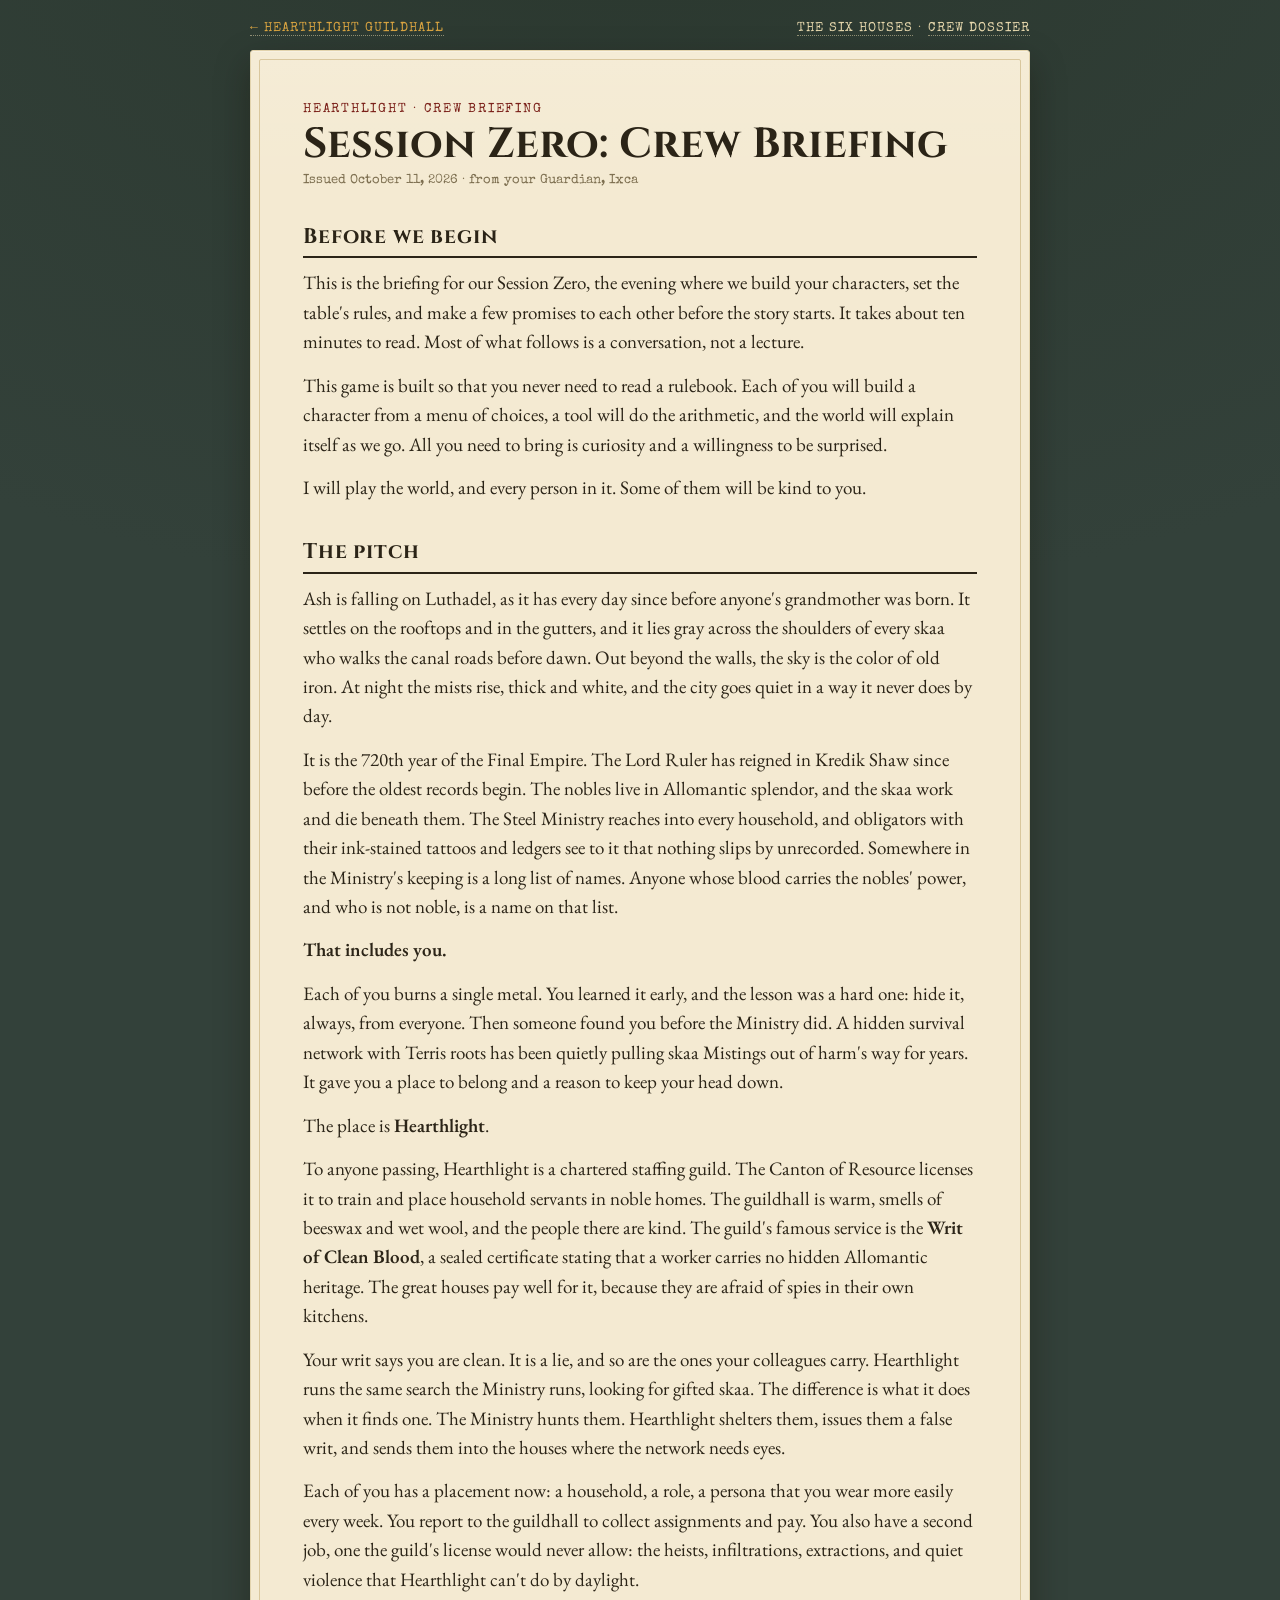
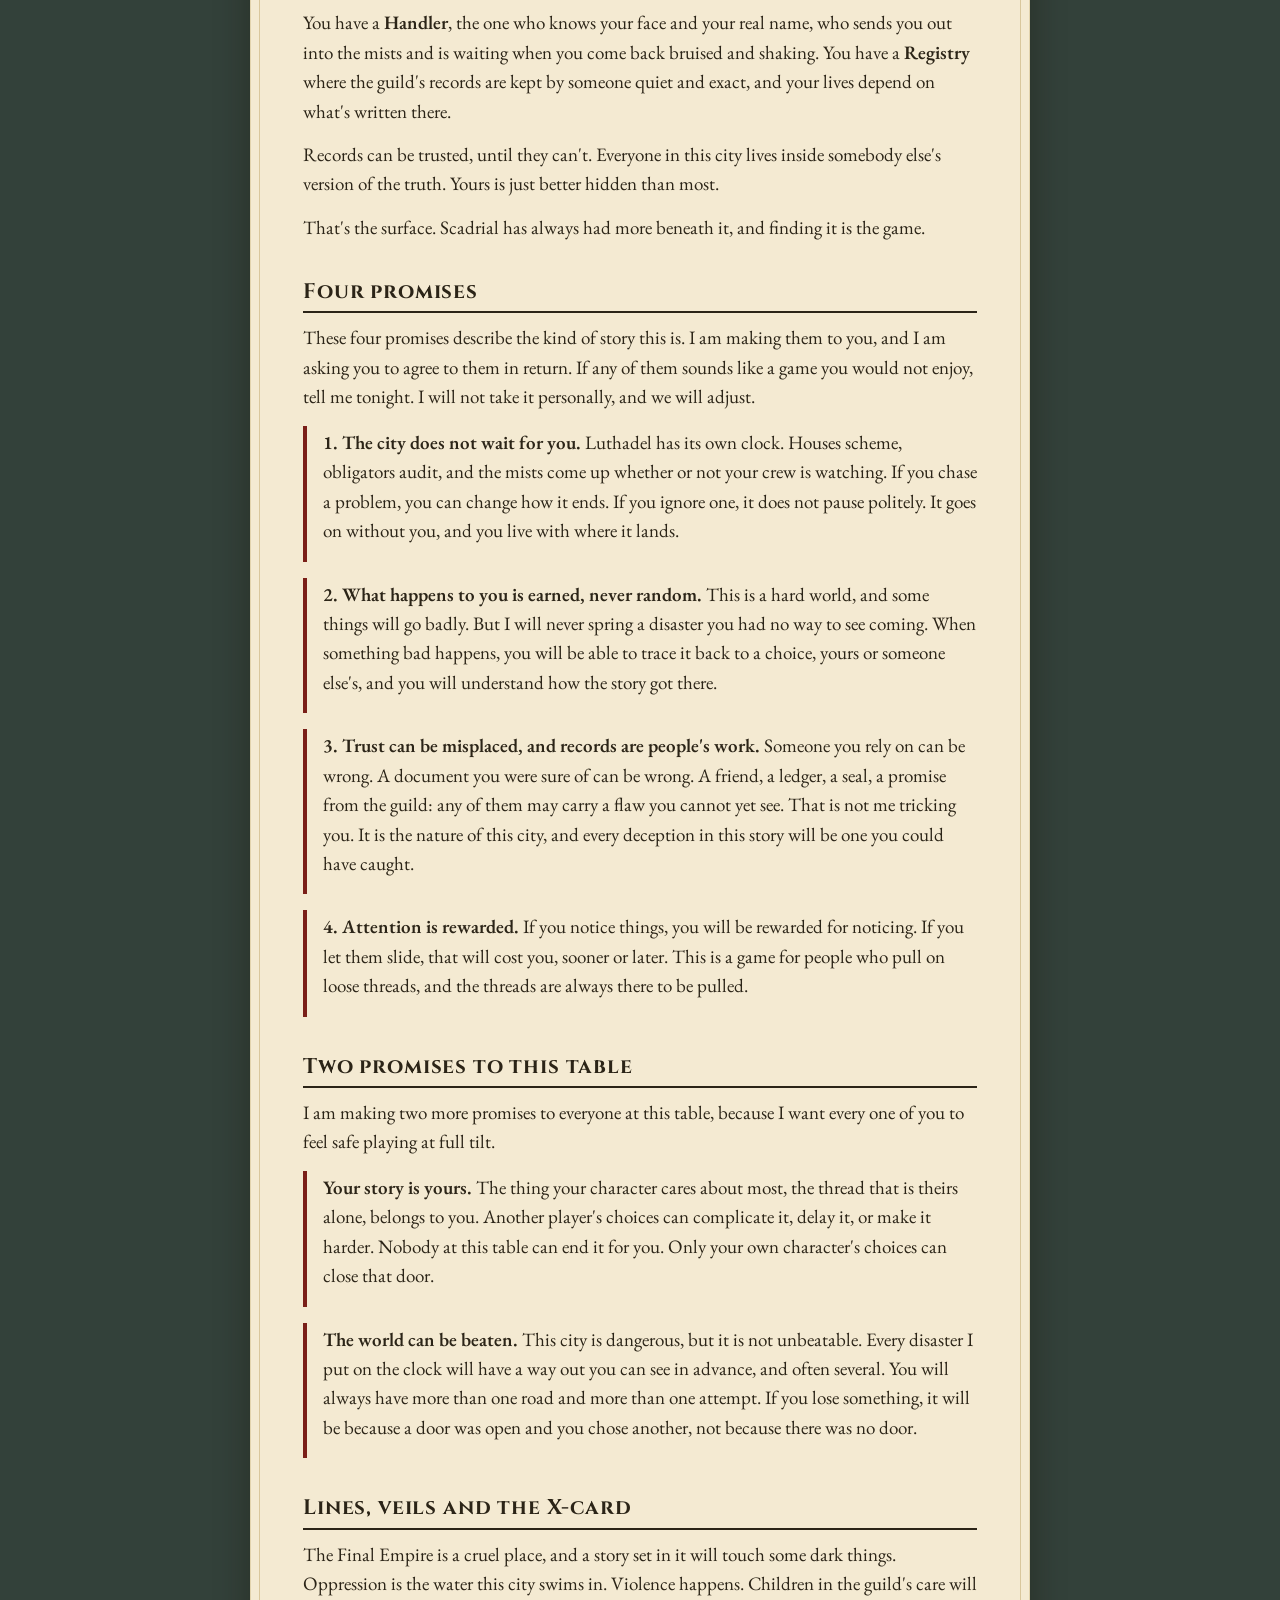
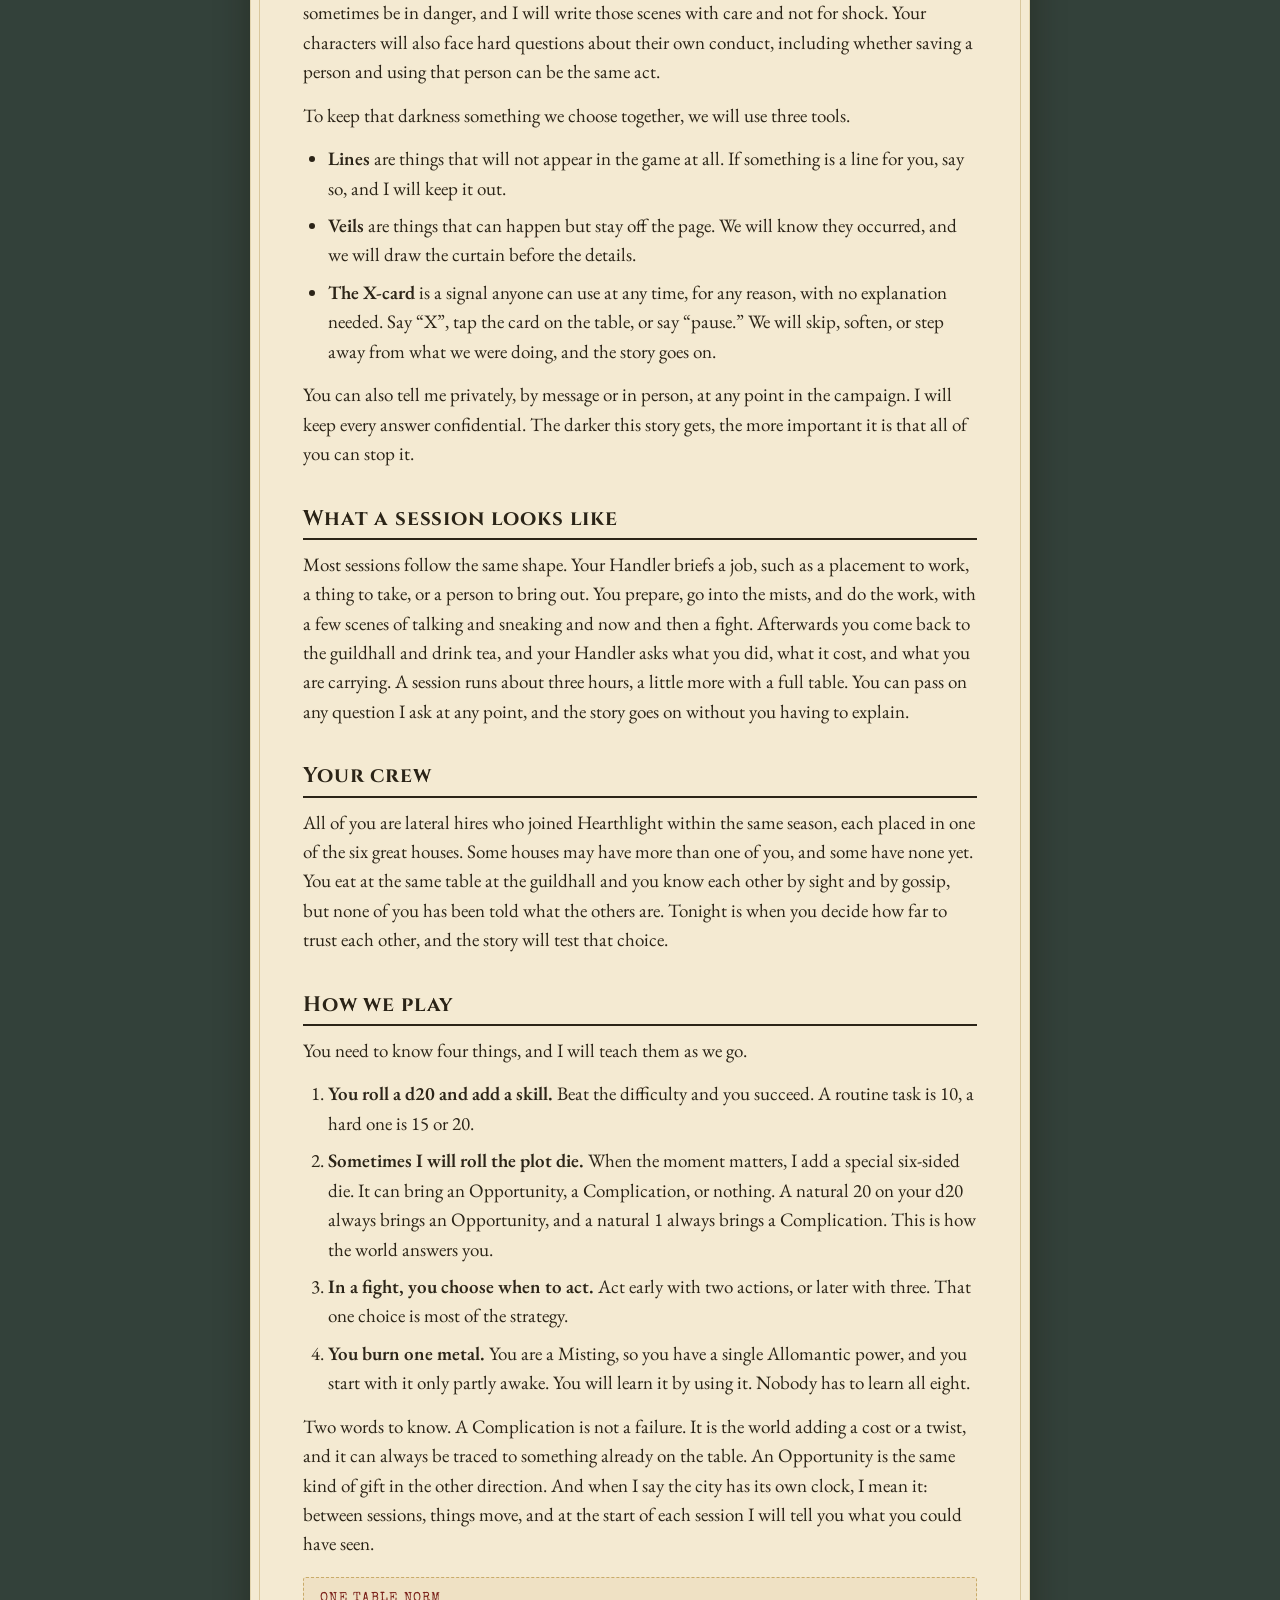
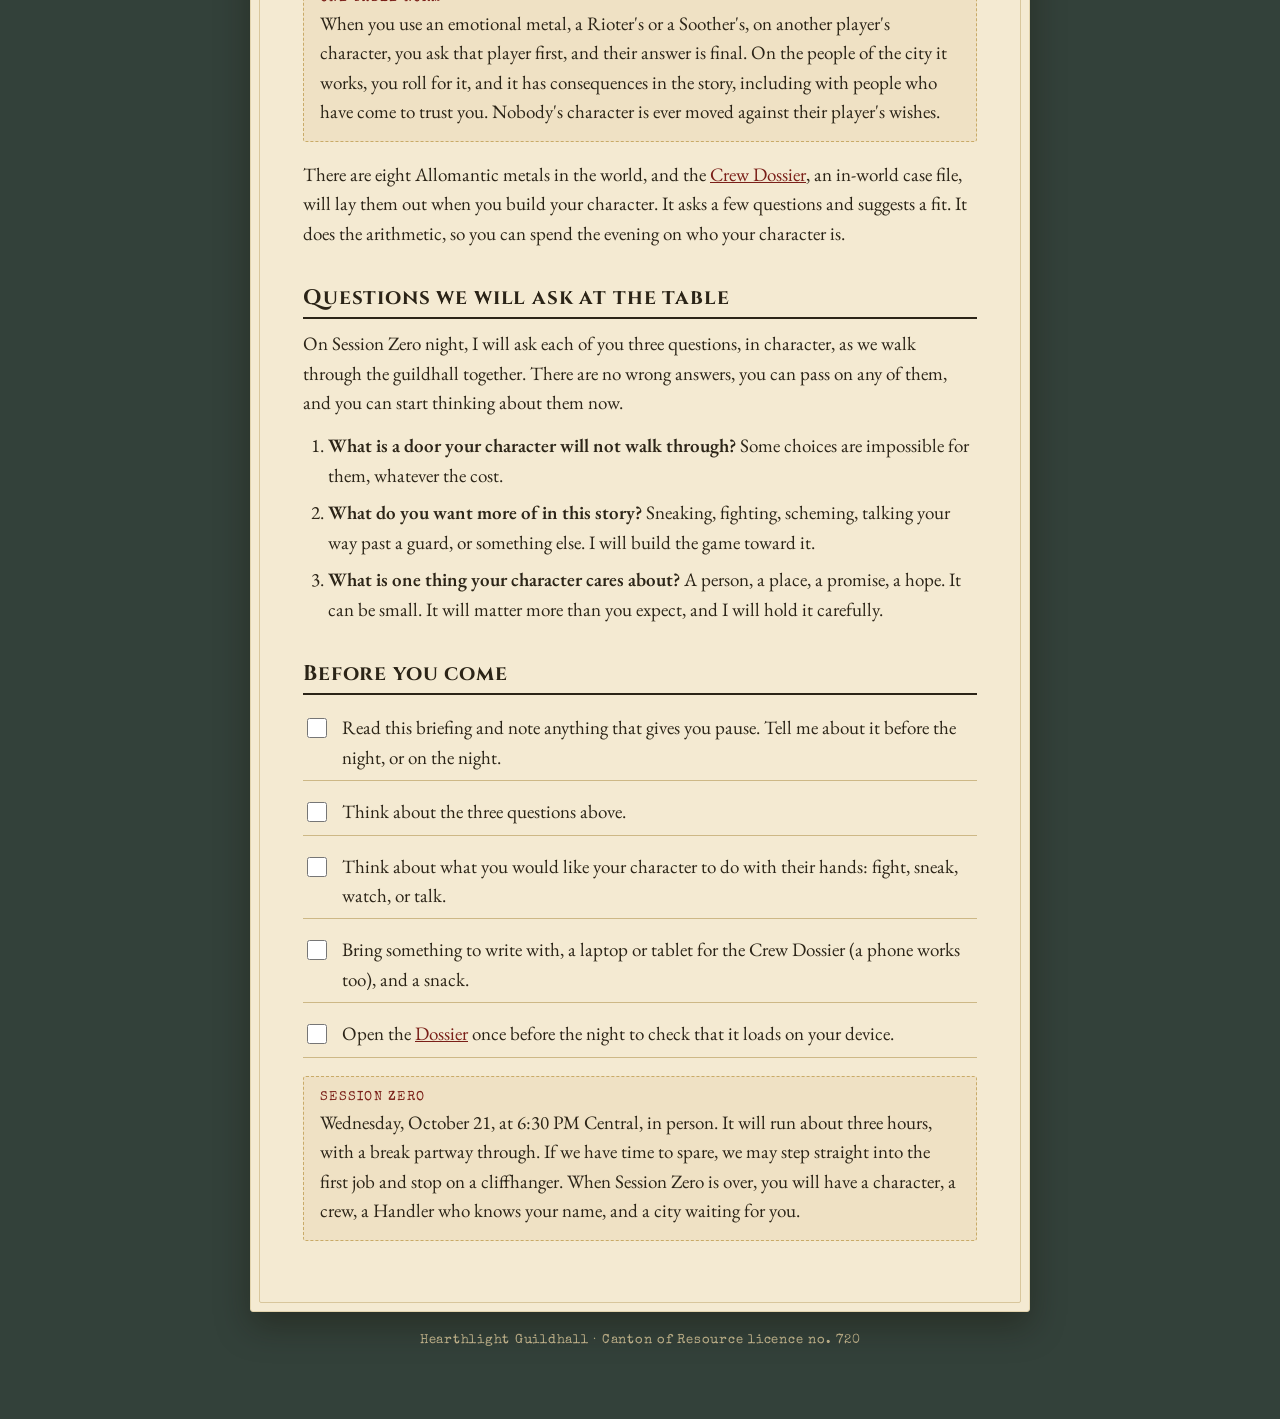
<file: briefing.html>
<!doctype html>
<html lang="en">
<head>
<meta charset="utf-8">
<meta name="viewport" content="width=device-width,initial-scale=1">
<title>Session Zero: Crew Briefing</title>
<meta name="description" content="The briefing for Session Zero of the Hearthlight campaign.">
<link rel="preconnect" href="https://fonts.googleapis.com"><link rel="preconnect" href="https://fonts.gstatic.com" crossorigin>
<link href="https://fonts.googleapis.com/css2?family=Cinzel:wght@500;700&family=EB+Garamond:ital,wght@0,400;0,600;1,400&family=Special+Elite&display=swap" rel="stylesheet">
<link rel="stylesheet" href="assets/guildhall.css">
</head>
<body>
<nav class="top"><a class="brand" href="./">&larr; Hearthlight Guildhall</a><span><a href="houses.html">The Six Houses</a> &middot; <a href="dossier/">Crew Dossier</a></span></nav>
<main class="wrap"><article class="sheet">
<p class="stamp">Hearthlight &middot; Crew briefing</p>
<h1>Session Zero: Crew Briefing</h1>
<p class="byline">Issued October 11, 2026 &middot; from your Guardian, Ixca</p>

<h2>Before we begin</h2>
<p>This is the briefing for our Session Zero, the evening where we build your characters, set the table's rules, and make a few promises to each other before the story starts. It takes about ten minutes to read. Most of what follows is a conversation, not a lecture.</p>
<p>This game is built so that you never need to read a rulebook. Each of you will build a character from a menu of choices, a tool will do the arithmetic, and the world will explain itself as we go. All you need to bring is curiosity and a willingness to be surprised.</p>
<p>I will play the world, and every person in it. Some of them will be kind to you.</p>

<h2>The pitch</h2>
<p>Ash is falling on Luthadel, as it has every day since before anyone's grandmother was born. It settles on the rooftops and in the gutters, and it lies gray across the shoulders of every skaa who walks the canal roads before dawn. Out beyond the walls, the sky is the color of old iron. At night the mists rise, thick and white, and the city goes quiet in a way it never does by day.</p>
<p>It is the 720th year of the Final Empire. The Lord Ruler has reigned in Kredik Shaw since before the oldest records begin. The nobles live in Allomantic splendor, and the skaa work and die beneath them. The Steel Ministry reaches into every household, and obligators with their ink-stained tattoos and ledgers see to it that nothing slips by unrecorded. Somewhere in the Ministry's keeping is a long list of names. Anyone whose blood carries the nobles' power, and who is not noble, is a name on that list.</p>
<p><strong>That includes you.</strong></p>
<p>Each of you burns a single metal. You learned it early, and the lesson was a hard one: hide it, always, from everyone. Then someone found you before the Ministry did. A hidden survival network with Terris roots has been quietly pulling skaa Mistings out of harm's way for years. It gave you a place to belong and a reason to keep your head down.</p>
<p>The place is <strong>Hearthlight</strong>.</p>
<p>To anyone passing, Hearthlight is a chartered staffing guild. The Canton of Resource licenses it to train and place household servants in noble homes. The guildhall is warm, smells of beeswax and wet wool, and the people there are kind. The guild's famous service is the <strong>Writ of Clean Blood</strong>, a sealed certificate stating that a worker carries no hidden Allomantic heritage. The great houses pay well for it, because they are afraid of spies in their own kitchens.</p>
<p>Your writ says you are clean. It is a lie, and so are the ones your colleagues carry. Hearthlight runs the same search the Ministry runs, looking for gifted skaa. The difference is what it does when it finds one. The Ministry hunts them. Hearthlight shelters them, issues them a false writ, and sends them into the houses where the network needs eyes.</p>
<p>Each of you has a placement now: a household, a role, a persona that you wear more easily every week. You report to the guildhall to collect assignments and pay. You also have a second job, one the guild's license would never allow: the heists, infiltrations, extractions, and quiet violence that Hearthlight can't do by daylight.</p>
<p>You have a <strong>Handler</strong>, the one who knows your face and your real name, who sends you out into the mists and is waiting when you come back bruised and shaking. You have a <strong>Registry</strong> where the guild's records are kept by someone quiet and exact, and your lives depend on what's written there.</p>
<p>Records can be trusted, until they can't. Everyone in this city lives inside somebody else's version of the truth. Yours is just better hidden than most.</p>
<p>That's the surface. Scadrial has always had more beneath it, and finding it is the game.</p>

<h2>Four promises</h2>
<p>These four promises describe the kind of story this is. I am making them to you, and I am asking you to agree to them in return. If any of them sounds like a game you would not enjoy, tell me tonight. I will not take it personally, and we will adjust.</p>
<div class="promise"><p><strong>1. The city does not wait for you.</strong> Luthadel has its own clock. Houses scheme, obligators audit, and the mists come up whether or not your crew is watching. If you chase a problem, you can change how it ends. If you ignore one, it does not pause politely. It goes on without you, and you live with where it lands.</p></div>
<div class="promise"><p><strong>2. What happens to you is earned, never random.</strong> This is a hard world, and some things will go badly. But I will never spring a disaster you had no way to see coming. When something bad happens, you will be able to trace it back to a choice, yours or someone else's, and you will understand how the story got there.</p></div>
<div class="promise"><p><strong>3. Trust can be misplaced, and records are people's work.</strong> Someone you rely on can be wrong. A document you were sure of can be wrong. A friend, a ledger, a seal, a promise from the guild: any of them may carry a flaw you cannot yet see. That is not me tricking you. It is the nature of this city, and every deception in this story will be one you could have caught.</p></div>
<div class="promise"><p><strong>4. Attention is rewarded.</strong> If you notice things, you will be rewarded for noticing. If you let them slide, that will cost you, sooner or later. This is a game for people who pull on loose threads, and the threads are always there to be pulled.</p></div>

<h2>Two promises to this table</h2>
<p>I am making two more promises to everyone at this table, because I want every one of you to feel safe playing at full tilt.</p>
<div class="promise"><p><strong>Your story is yours.</strong> The thing your character cares about most, the thread that is theirs alone, belongs to you. Another player's choices can complicate it, delay it, or make it harder. Nobody at this table can end it for you. Only your own character's choices can close that door.</p></div>
<div class="promise"><p><strong>The world can be beaten.</strong> This city is dangerous, but it is not unbeatable. Every disaster I put on the clock will have a way out you can see in advance, and often several. You will always have more than one road and more than one attempt. If you lose something, it will be because a door was open and you chose another, not because there was no door.</p></div>

<h2>Lines, veils and the X-card</h2>
<p>The Final Empire is a cruel place, and a story set in it will touch some dark things. Oppression is the water this city swims in. Violence happens. Children in the guild's care will sometimes be in danger, and I will write those scenes with care and not for shock. Your characters will also face hard questions about their own conduct, including whether saving a person and using that person can be the same act.</p>
<p>To keep that darkness something we choose together, we will use three tools.</p>
<ul>
<li><strong>Lines</strong> are things that will not appear in the game at all. If something is a line for you, say so, and I will keep it out.</li>
<li><strong>Veils</strong> are things that can happen but stay off the page. We will know they occurred, and we will draw the curtain before the details.</li>
<li><strong>The X-card</strong> is a signal anyone can use at any time, for any reason, with no explanation needed. Say &ldquo;X&rdquo;, tap the card on the table, or say &ldquo;pause.&rdquo; We will skip, soften, or step away from what we were doing, and the story goes on.</li>
</ul>
<p>You can also tell me privately, by message or in person, at any point in the campaign. I will keep every answer confidential. The darker this story gets, the more important it is that all of you can stop it.</p>

<h2>What a session looks like</h2>
<p>Most sessions follow the same shape. Your Handler briefs a job, such as a placement to work, a thing to take, or a person to bring out. You prepare, go into the mists, and do the work, with a few scenes of talking and sneaking and now and then a fight. Afterwards you come back to the guildhall and drink tea, and your Handler asks what you did, what it cost, and what you are carrying. A session runs about three hours, a little more with a full table. You can pass on any question I ask at any point, and the story goes on without you having to explain.</p>

<h2>Your crew</h2>
<p>All of you are lateral hires who joined Hearthlight within the same season, each placed in one of the six great houses. Some houses may have more than one of you, and some have none yet. You eat at the same table at the guildhall and you know each other by sight and by gossip, but none of you has been told what the others are. Tonight is when you decide how far to trust each other, and the story will test that choice.</p>

<h2>How we play</h2>
<p>You need to know four things, and I will teach them as we go.</p>
<ol>
<li><strong>You roll a d20 and add a skill.</strong> Beat the difficulty and you succeed. A routine task is 10, a hard one is 15 or 20.</li>
<li><strong>Sometimes I will roll the plot die.</strong> When the moment matters, I add a special six-sided die. It can bring an Opportunity, a Complication, or nothing. A natural 20 on your d20 always brings an Opportunity, and a natural 1 always brings a Complication. This is how the world answers you.</li>
<li><strong>In a fight, you choose when to act.</strong> Act early with two actions, or later with three. That one choice is most of the strategy.</li>
<li><strong>You burn one metal.</strong> You are a Misting, so you have a single Allomantic power, and you start with it only partly awake. You will learn it by using it. Nobody has to learn all eight.</li>
</ol>
<p>Two words to know. A Complication is not a failure. It is the world adding a cost or a twist, and it can always be traced to something already on the table. An Opportunity is the same kind of gift in the other direction. And when I say the city has its own clock, I mean it: between sessions, things move, and at the start of each session I will tell you what you could have seen.</p>
<div class="note"><b class="k">One table norm</b>When you use an emotional metal, a Rioter's or a Soother's, on another player's character, you ask that player first, and their answer is final. On the people of the city it works, you roll for it, and it has consequences in the story, including with people who have come to trust you. Nobody's character is ever moved against their player's wishes.</div>
<p>There are eight Allomantic metals in the world, and the <a href="dossier/">Crew Dossier</a>, an in-world case file, will lay them out when you build your character. It asks a few questions and suggests a fit. It does the arithmetic, so you can spend the evening on who your character is.</p>

<h2>Questions we will ask at the table</h2>
<p>On Session Zero night, I will ask each of you three questions, in character, as we walk through the guildhall together. There are no wrong answers, you can pass on any of them, and you can start thinking about them now.</p>
<ol>
<li><strong>What is a door your character will not walk through?</strong> Some choices are impossible for them, whatever the cost.</li>
<li><strong>What do you want more of in this story?</strong> Sneaking, fighting, scheming, talking your way past a guard, or something else. I will build the game toward it.</li>
<li><strong>What is one thing your character cares about?</strong> A person, a place, a promise, a hope. It can be small. It will matter more than you expect, and I will hold it carefully.</li>
</ol>

<h2>Before you come</h2>
<ul class="ticks" id="ticks">
<li><input type="checkbox" id="t1"><label for="t1">Read this briefing and note anything that gives you pause. Tell me about it before the night, or on the night.</label></li>
<li><input type="checkbox" id="t2"><label for="t2">Think about the three questions above.</label></li>
<li><input type="checkbox" id="t3"><label for="t3">Think about what you would like your character to do with their hands: fight, sneak, watch, or talk.</label></li>
<li><input type="checkbox" id="t4"><label for="t4">Bring something to write with, a laptop or tablet for the Crew Dossier (a phone works too), and a snack.</label></li>
<li><input type="checkbox" id="t5"><label for="t5">Open the <a href="dossier/">Dossier</a> once before the night to check that it loads on your device.</label></li>
</ul>
<div class="note"><b class="k">Session Zero</b>Wednesday, October 21, at 6:30 PM Central, in person. It will run about three hours, with a break partway through. If we have time to spare, we may step straight into the first job and stop on a cliffhanger. When Session Zero is over, you will have a character, a crew, a Handler who knows your name, and a city waiting for you.</div>
</article></main>
<footer>Hearthlight Guildhall &middot; Canton of Resource licence no. 720</footer>
<script>
(function(){var K='hl-briefing-ticks';var s={};try{s=JSON.parse(localStorage.getItem(K)||'{}')||{}}catch(e){}
document.querySelectorAll('#ticks input').forEach(function(i){i.checked=!!s[i.id];i.addEventListener('change',function(){s[i.id]=i.checked;try{localStorage.setItem(K,JSON.stringify(s))}catch(e){}})})})();
</script>
</body>
</html>
</file>
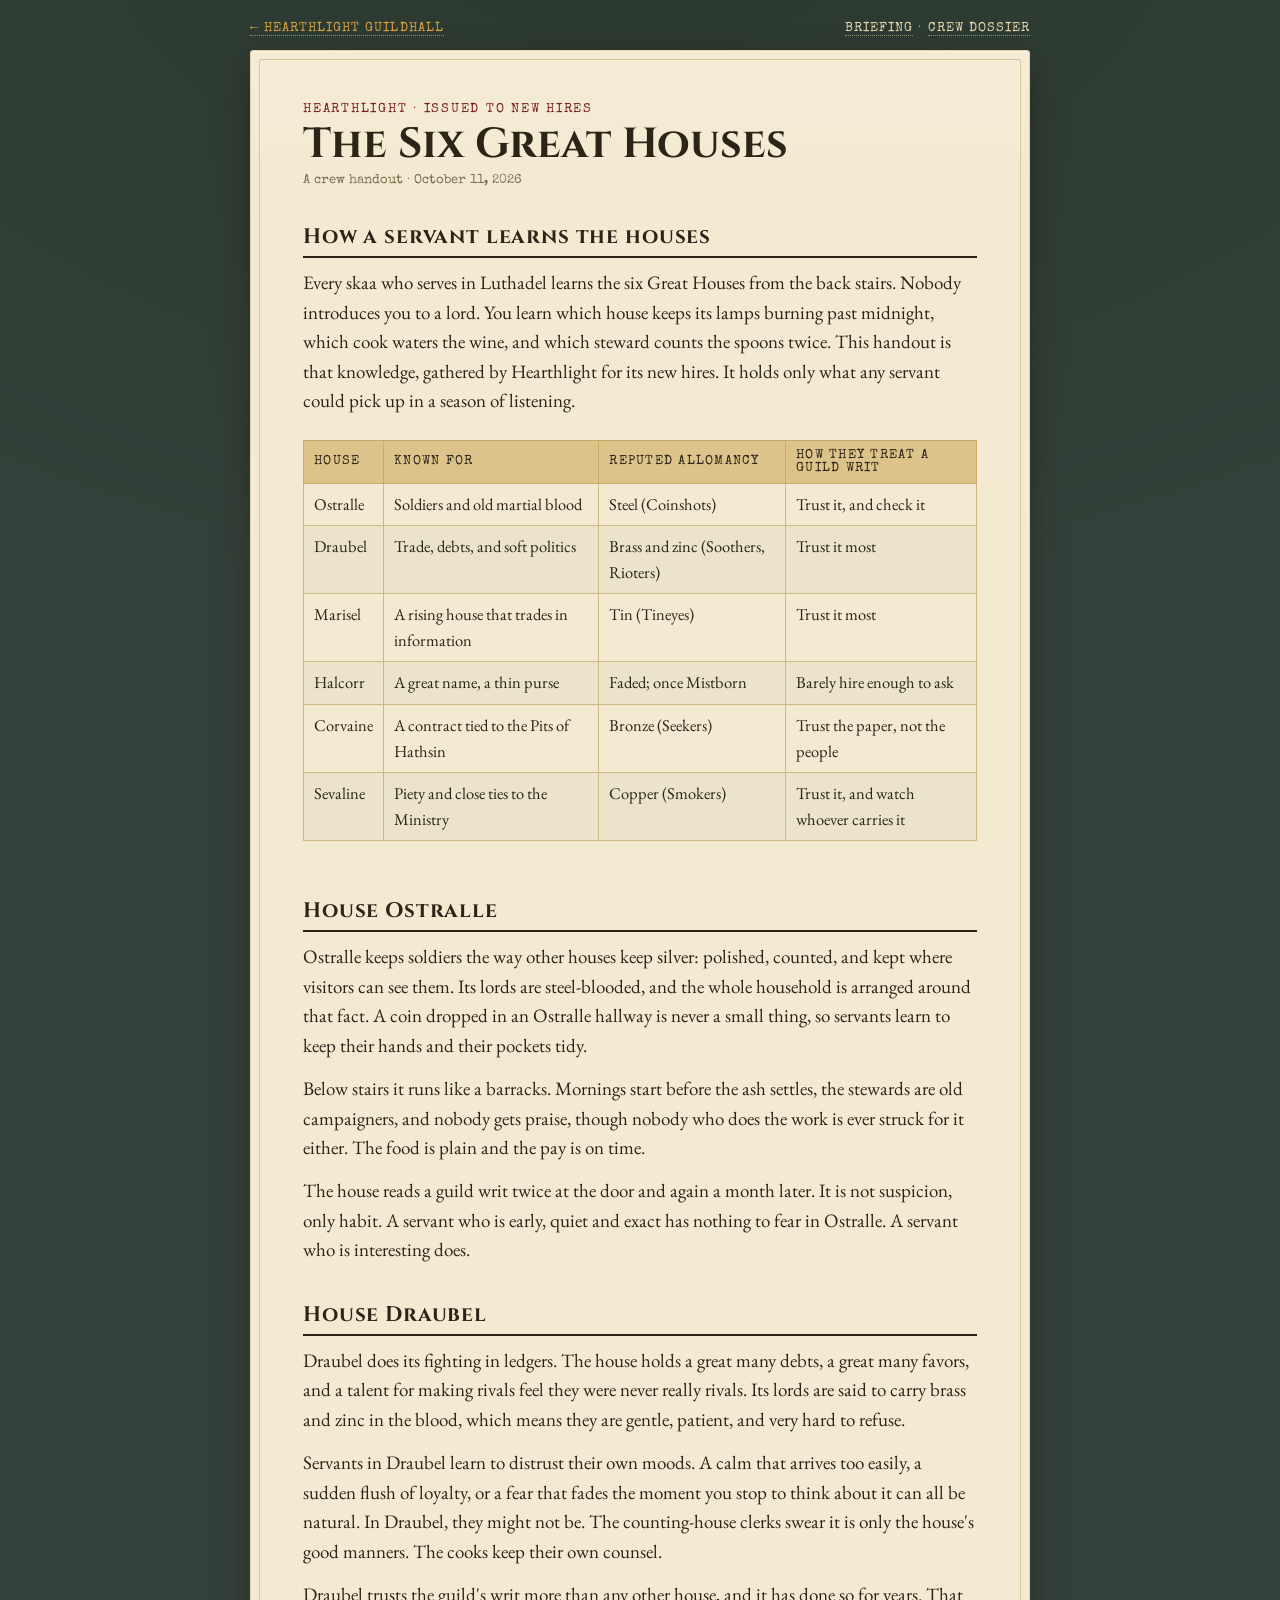
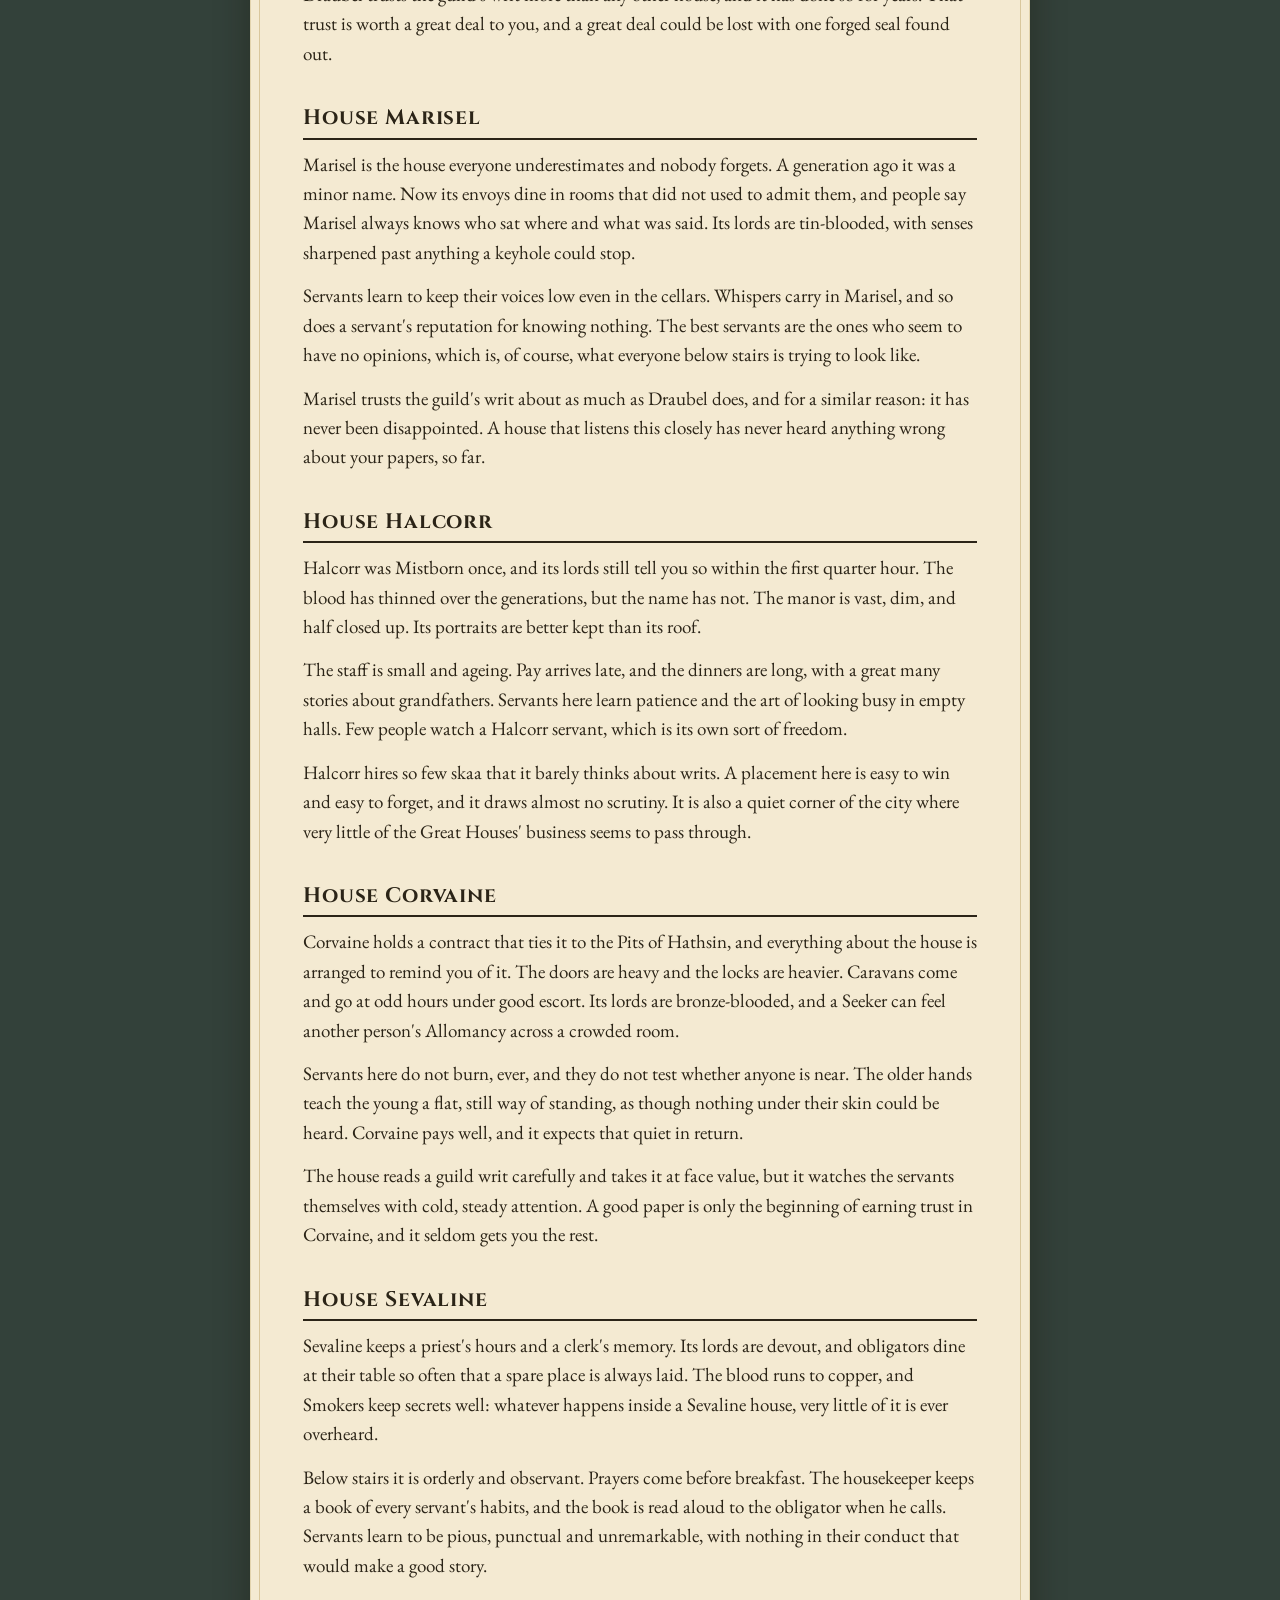
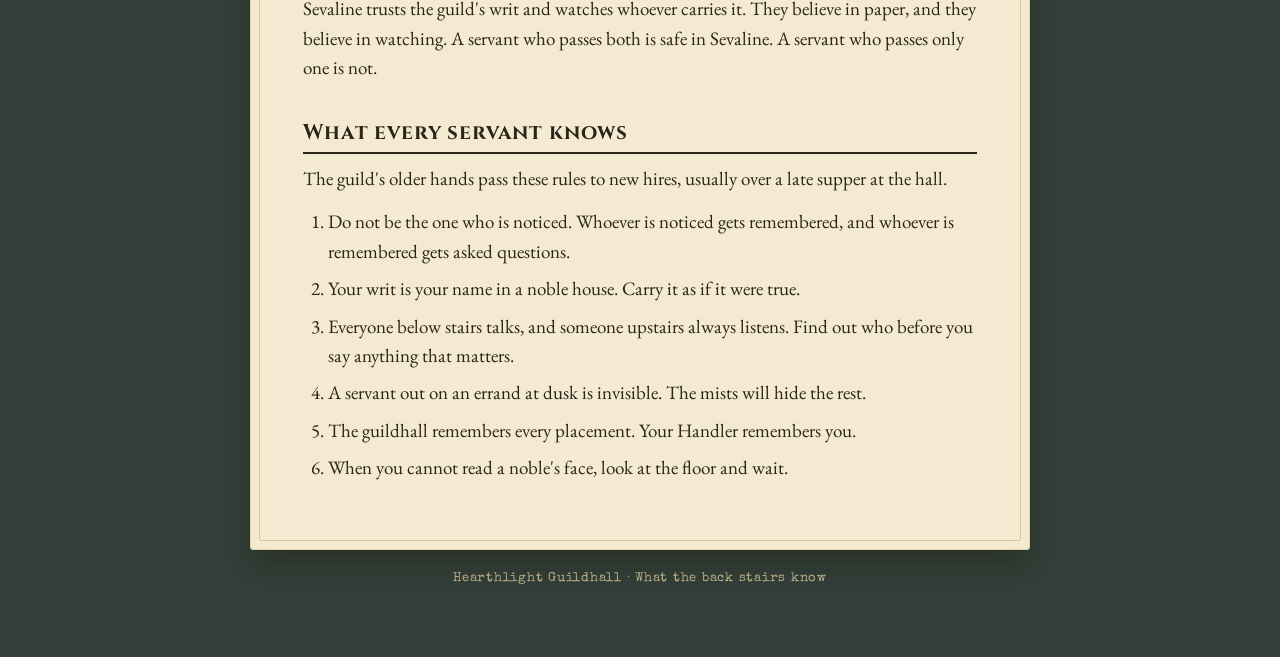
<file: houses.html>
<!doctype html>
<html lang="en">
<head>
<meta charset="utf-8">
<meta name="viewport" content="width=device-width,initial-scale=1">
<title>The Six Great Houses: A Crew Handout</title>
<meta name="description" content="What every Hearthlight servant learns about the six Great Houses from the back stairs.">
<link rel="preconnect" href="https://fonts.googleapis.com"><link rel="preconnect" href="https://fonts.gstatic.com" crossorigin>
<link href="https://fonts.googleapis.com/css2?family=Cinzel:wght@500;700&family=EB+Garamond:ital,wght@0,400;0,600;1,400&family=Special+Elite&display=swap" rel="stylesheet">
<link rel="stylesheet" href="assets/guildhall.css">
</head>
<body>
<nav class="top"><a class="brand" href="./">&larr; Hearthlight Guildhall</a><span><a href="briefing.html">Briefing</a> &middot; <a href="dossier/">Crew Dossier</a></span></nav>
<main class="wrap"><article class="sheet">
<p class="stamp">Hearthlight &middot; Issued to new hires</p>
<h1>The Six Great Houses</h1>
<p class="byline">A crew handout &middot; October 11, 2026</p>

<h2>How a servant learns the houses</h2>
<p>Every skaa who serves in Luthadel learns the six Great Houses from the back stairs. Nobody introduces you to a lord. You learn which house keeps its lamps burning past midnight, which cook waters the wine, and which steward counts the spoons twice. This handout is that knowledge, gathered by Hearthlight for its new hires. It holds only what any servant could pick up in a season of listening.</p>
<div class="tablewrap"><table>
<thead><tr><th>House</th><th>Known for</th><th>Reputed Allomancy</th><th>How they treat a guild writ</th></tr></thead>
<tbody>
<tr><td>Ostralle</td><td>Soldiers and old martial blood</td><td>Steel (Coinshots)</td><td>Trust it, and check it</td></tr>
<tr><td>Draubel</td><td>Trade, debts, and soft politics</td><td>Brass and zinc (Soothers, Rioters)</td><td>Trust it most</td></tr>
<tr><td>Marisel</td><td>A rising house that trades in information</td><td>Tin (Tineyes)</td><td>Trust it most</td></tr>
<tr><td>Halcorr</td><td>A great name, a thin purse</td><td>Faded; once Mistborn</td><td>Barely hire enough to ask</td></tr>
<tr><td>Corvaine</td><td>A contract tied to the Pits of Hathsin</td><td>Bronze (Seekers)</td><td>Trust the paper, not the people</td></tr>
<tr><td>Sevaline</td><td>Piety and close ties to the Ministry</td><td>Copper (Smokers)</td><td>Trust it, and watch whoever carries it</td></tr>
</tbody></table></div>

<h2>House Ostralle</h2>
<p>Ostralle keeps soldiers the way other houses keep silver: polished, counted, and kept where visitors can see them. Its lords are steel-blooded, and the whole household is arranged around that fact. A coin dropped in an Ostralle hallway is never a small thing, so servants learn to keep their hands and their pockets tidy.</p>
<p>Below stairs it runs like a barracks. Mornings start before the ash settles, the stewards are old campaigners, and nobody gets praise, though nobody who does the work is ever struck for it either. The food is plain and the pay is on time.</p>
<p>The house reads a guild writ twice at the door and again a month later. It is not suspicion, only habit. A servant who is early, quiet and exact has nothing to fear in Ostralle. A servant who is interesting does.</p>

<h2>House Draubel</h2>
<p>Draubel does its fighting in ledgers. The house holds a great many debts, a great many favors, and a talent for making rivals feel they were never really rivals. Its lords are said to carry brass and zinc in the blood, which means they are gentle, patient, and very hard to refuse.</p>
<p>Servants in Draubel learn to distrust their own moods. A calm that arrives too easily, a sudden flush of loyalty, or a fear that fades the moment you stop to think about it can all be natural. In Draubel, they might not be. The counting-house clerks swear it is only the house's good manners. The cooks keep their own counsel.</p>
<p>Draubel trusts the guild's writ more than any other house, and it has done so for years. That trust is worth a great deal to you, and a great deal could be lost with one forged seal found out.</p>

<h2>House Marisel</h2>
<p>Marisel is the house everyone underestimates and nobody forgets. A generation ago it was a minor name. Now its envoys dine in rooms that did not used to admit them, and people say Marisel always knows who sat where and what was said. Its lords are tin-blooded, with senses sharpened past anything a keyhole could stop.</p>
<p>Servants learn to keep their voices low even in the cellars. Whispers carry in Marisel, and so does a servant's reputation for knowing nothing. The best servants are the ones who seem to have no opinions, which is, of course, what everyone below stairs is trying to look like.</p>
<p>Marisel trusts the guild's writ about as much as Draubel does, and for a similar reason: it has never been disappointed. A house that listens this closely has never heard anything wrong about your papers, so far.</p>

<h2>House Halcorr</h2>
<p>Halcorr was Mistborn once, and its lords still tell you so within the first quarter hour. The blood has thinned over the generations, but the name has not. The manor is vast, dim, and half closed up. Its portraits are better kept than its roof.</p>
<p>The staff is small and ageing. Pay arrives late, and the dinners are long, with a great many stories about grandfathers. Servants here learn patience and the art of looking busy in empty halls. Few people watch a Halcorr servant, which is its own sort of freedom.</p>
<p>Halcorr hires so few skaa that it barely thinks about writs. A placement here is easy to win and easy to forget, and it draws almost no scrutiny. It is also a quiet corner of the city where very little of the Great Houses' business seems to pass through.</p>

<h2>House Corvaine</h2>
<p>Corvaine holds a contract that ties it to the Pits of Hathsin, and everything about the house is arranged to remind you of it. The doors are heavy and the locks are heavier. Caravans come and go at odd hours under good escort. Its lords are bronze-blooded, and a Seeker can feel another person's Allomancy across a crowded room.</p>
<p>Servants here do not burn, ever, and they do not test whether anyone is near. The older hands teach the young a flat, still way of standing, as though nothing under their skin could be heard. Corvaine pays well, and it expects that quiet in return.</p>
<p>The house reads a guild writ carefully and takes it at face value, but it watches the servants themselves with cold, steady attention. A good paper is only the beginning of earning trust in Corvaine, and it seldom gets you the rest.</p>

<h2>House Sevaline</h2>
<p>Sevaline keeps a priest's hours and a clerk's memory. Its lords are devout, and obligators dine at their table so often that a spare place is always laid. The blood runs to copper, and Smokers keep secrets well: whatever happens inside a Sevaline house, very little of it is ever overheard.</p>
<p>Below stairs it is orderly and observant. Prayers come before breakfast. The housekeeper keeps a book of every servant's habits, and the book is read aloud to the obligator when he calls. Servants learn to be pious, punctual and unremarkable, with nothing in their conduct that would make a good story.</p>
<p>Sevaline trusts the guild's writ and watches whoever carries it. They believe in paper, and they believe in watching. A servant who passes both is safe in Sevaline. A servant who passes only one is not.</p>

<h2>What every servant knows</h2>
<p>The guild's older hands pass these rules to new hires, usually over a late supper at the hall.</p>
<ol>
<li>Do not be the one who is noticed. Whoever is noticed gets remembered, and whoever is remembered gets asked questions.</li>
<li>Your writ is your name in a noble house. Carry it as if it were true.</li>
<li>Everyone below stairs talks, and someone upstairs always listens. Find out who before you say anything that matters.</li>
<li>A servant out on an errand at dusk is invisible. The mists will hide the rest.</li>
<li>The guildhall remembers every placement. Your Handler remembers you.</li>
<li>When you cannot read a noble's face, look at the floor and wait.</li>
</ol>
</article></main>
<footer>Hearthlight Guildhall &middot; What the back stairs know</footer>
</body>
</html>
</file>
<file: assets/guildhall.css>
/* Hearthlight Guildhall — shared theme. Matches the Crew Dossier: case-file desk, aged paper, typewriter stamps. */
:root{
  --desk:#33413a; --desk2:#2b382f;
  --paper:#f4ead2; --paper2:#efe1c4; --paper-edge:#e2d3ad;
  --ink:#2b2417; --ink-soft:#5c5138; --ink-faint:#7d6f50;
  --manila:#dcc389; --manila-dk:#c9ab68;
  --line:#cdb886; --accent:#7a1f18; --red:#a3322a; --lamp:#d9a441; --mist:#6fa39b;
  --shadow:rgba(20,14,4,.35);
  --f-display:'Cinzel',Georgia,serif; --f-body:'EB Garamond',Georgia,serif; --f-type:'Special Elite','Courier New',monospace;
}
@media (prefers-color-scheme:dark){:root{--desk:#100d08;--desk2:#171209;--paper:#e7dab8;--paper2:#ded0aa;--paper-edge:#cdba8c;--shadow:rgba(0,0,0,.55)}}
*{box-sizing:border-box}
html{-webkit-text-size-adjust:100%}
body{margin:0;background:radial-gradient(1200px 700px at 50% -10%,var(--desk2),var(--desk));background-attachment:fixed;background-color:var(--desk);color:var(--ink);font:19px/1.55 var(--f-body);padding:20px 16px 72px}
.wrap{max-width:780px;margin:0 auto}
nav.top{display:flex;flex-wrap:wrap;gap:6px 18px;justify-content:space-between;align-items:baseline;max-width:780px;margin:0 auto 14px;font:13px var(--f-type);letter-spacing:.08em;text-transform:uppercase}
nav.top a{color:#e8d9ae;text-decoration:none;border-bottom:1px dotted #e8d9ae88}
nav.top a:hover,nav.top a:focus-visible{color:#fff;border-bottom-style:solid;outline:none}
nav.top .brand{color:var(--lamp)}
nav.top>span:last-child{color:#c9bb92}
.sheet{background:var(--paper);background-image:linear-gradient(180deg,#ffffff18,transparent 140px);border:1px solid var(--paper-edge);border-radius:3px;box-shadow:0 14px 34px var(--shadow),0 1px 0 #fff4 inset;padding:clamp(22px,5vw,52px);position:relative}
.sheet::before{content:"";position:absolute;inset:8px;border:1px solid var(--line);border-radius:2px;pointer-events:none;opacity:.7}
.stamp{font:12.5px var(--f-type);letter-spacing:.14em;text-transform:uppercase;color:var(--accent);margin:0 0 6px}
h1{font:700 clamp(28px,6vw,42px)/1.1 var(--f-display);margin:0 0 6px;color:var(--ink);text-wrap:balance}
h2{font:700 21px/1.2 var(--f-display);letter-spacing:.04em;margin:38px 0 10px;padding-bottom:6px;border-bottom:2px solid var(--ink);color:var(--ink);text-wrap:balance}
h3{font:700 16px var(--f-display);letter-spacing:.06em;text-transform:uppercase;margin:22px 0 6px;color:var(--accent)}
p{margin:0 0 14px}
.lede{font-size:21px;color:var(--ink-soft);font-style:italic}
.byline{font:13px var(--f-type);color:var(--ink-faint);margin:0 0 22px}
a{color:var(--accent)}
a:focus-visible,button:focus-visible{outline:2px solid var(--lamp);outline-offset:3px}
strong{font-weight:600}
ul,ol{padding-left:1.3em;margin:0 0 14px}li{margin-bottom:8px}
table{width:100%;min-width:560px;border-collapse:collapse;font-size:16.5px;margin:10px 0 20px}
th{font:12.5px var(--f-type);letter-spacing:.1em;text-transform:uppercase;text-align:left;background:var(--manila);color:var(--ink);padding:8px 10px;border:1px solid var(--manila-dk)}
td{padding:8px 10px;border:1px solid var(--line);vertical-align:top}
tr:nth-child(even) td{background:#00000008}
.tablewrap{overflow-x:auto}
.promise{border-left:4px solid var(--accent);padding:2px 0 2px 16px;margin:0 0 16px}
.note{background:var(--paper2);border:1px dashed var(--manila-dk);padding:14px 16px;border-radius:3px;margin:18px 0}
.note b.k{font:12.5px var(--f-type);letter-spacing:.1em;text-transform:uppercase;color:var(--accent);display:block;margin-bottom:4px}
.ticks{list-style:none;padding:0}
.ticks li{display:flex;gap:12px;align-items:flex-start;padding:8px 0;border-bottom:1px solid var(--line)}
.ticks input{width:20px;height:20px;margin-top:5px;accent-color:var(--accent);flex:none}
.ticks label{cursor:pointer}
.ticks input:checked+label{color:var(--ink-faint);text-decoration:line-through}
.btn{display:inline-block;font:14px var(--f-type);letter-spacing:.08em;text-transform:uppercase;text-decoration:none;color:#fff;background:var(--accent);padding:11px 18px;border-radius:3px;border:0;cursor:pointer;min-height:44px}
.btn:hover{background:#933028}
.btn.ghost{background:transparent;color:var(--accent);border:1px solid var(--accent)}
.grid{display:grid;gap:16px;grid-template-columns:repeat(auto-fit,minmax(min(100%,300px),1fr));margin:18px 0 6px}
.card{display:flex;flex-direction:column;background:var(--paper2);border:1px solid var(--manila-dk);border-top:12px solid var(--manila);border-radius:3px;padding:16px 18px 18px;text-decoration:none;color:var(--ink);transition:transform .15s,box-shadow .15s}
.card:hover,.card:focus-visible{transform:translateY(-2px);box-shadow:0 10px 18px var(--shadow)}
.card .tag{font:12px var(--f-type);letter-spacing:.12em;text-transform:uppercase;color:var(--accent)}
.card h3{margin:4px 0 6px;color:var(--ink);font-size:17px;text-transform:none;letter-spacing:.03em}
.card p{font-size:16.5px;margin:0 0 10px;color:var(--ink-soft)}
.card .go{margin-top:auto;font:13px var(--f-type);letter-spacing:.08em;text-transform:uppercase;color:var(--accent)}
.when{display:grid;gap:4px 18px;grid-template-columns:auto 1fr;font-size:19px;margin:14px 0 6px}
.when dt{font:12.5px var(--f-type);letter-spacing:.12em;text-transform:uppercase;color:var(--accent);padding-top:5px}
.when dd{margin:0}
footer{max-width:780px;margin:22px auto 0;text-align:center;font:12.5px var(--f-type);color:#c9bb92;letter-spacing:.06em}
@media (max-width:520px){body{font-size:18px}.when{grid-template-columns:1fr}.when dt{padding-top:10px}}
@media (prefers-reduced-motion:reduce){.card{transition:none}}
@media print{body{background:#fff;padding:0}nav.top,footer{display:none}.sheet{box-shadow:none;border:0}.sheet::before{display:none}}
</file>
